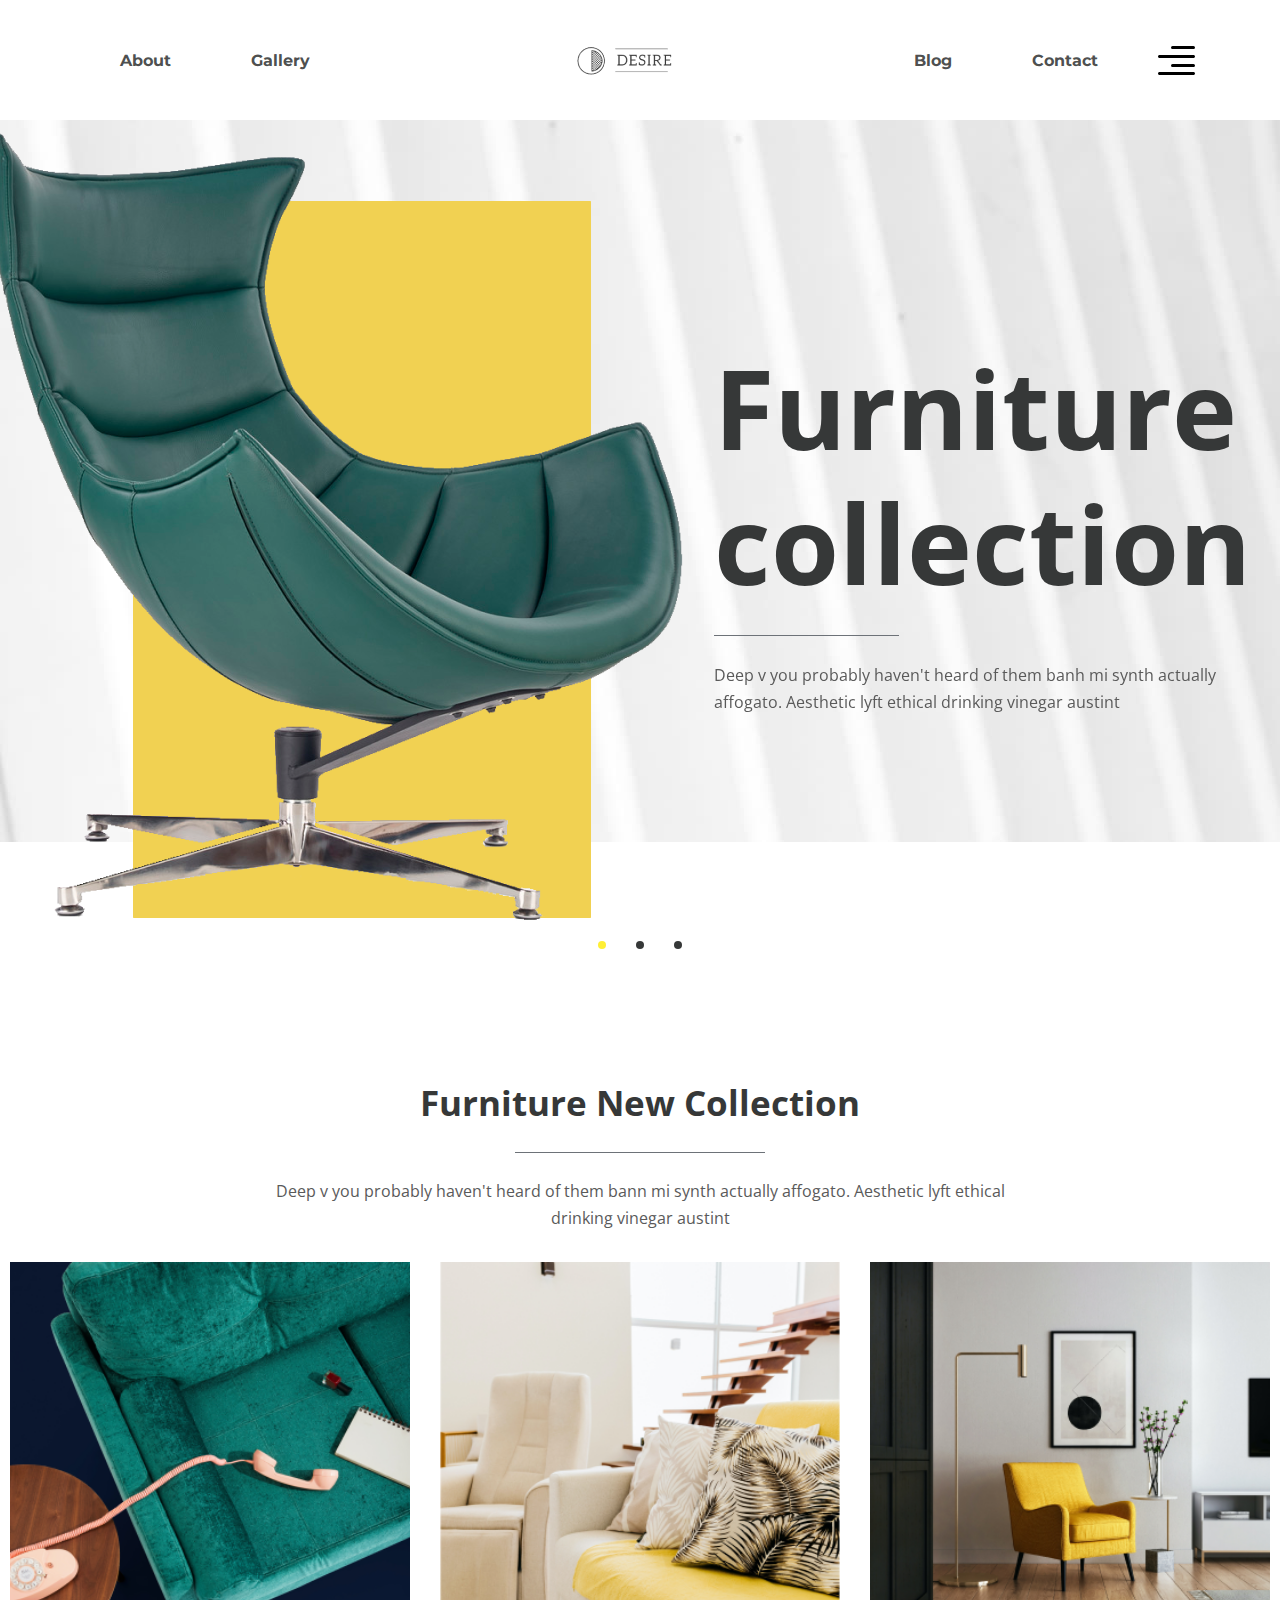
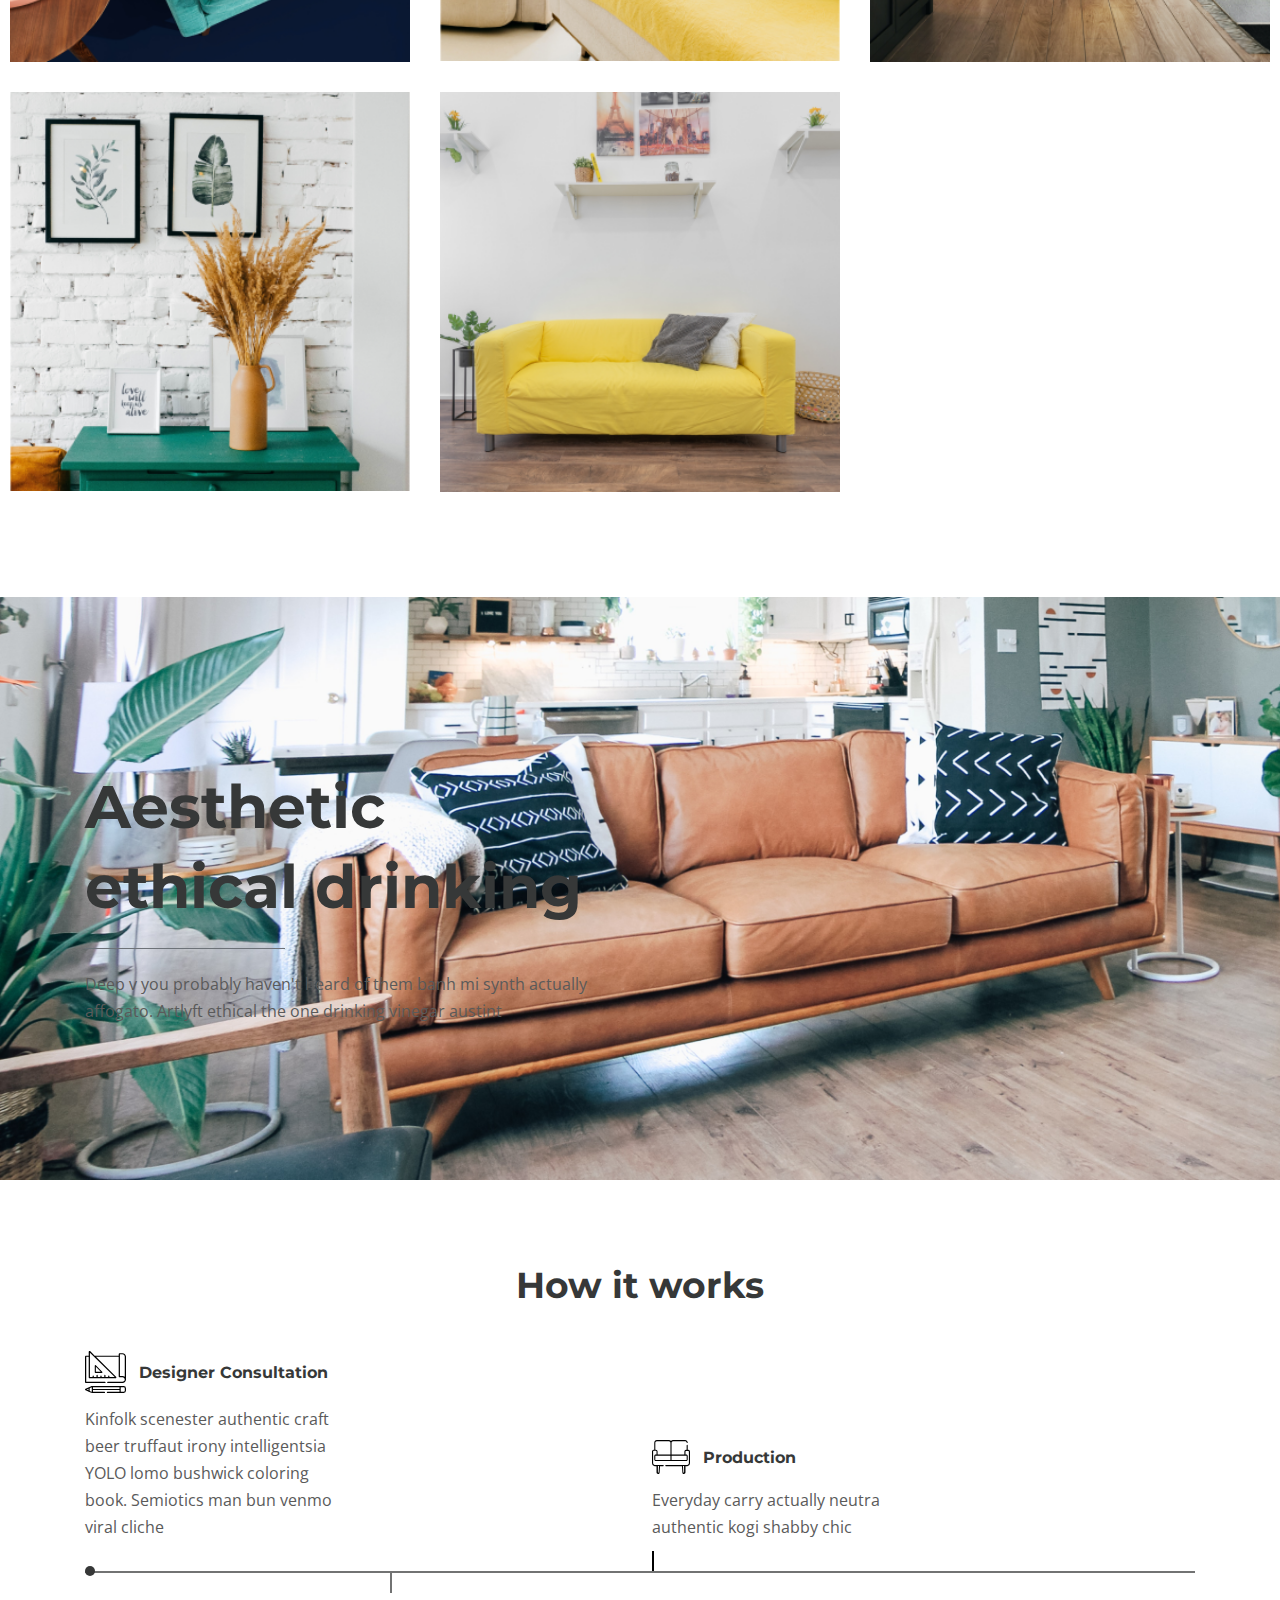
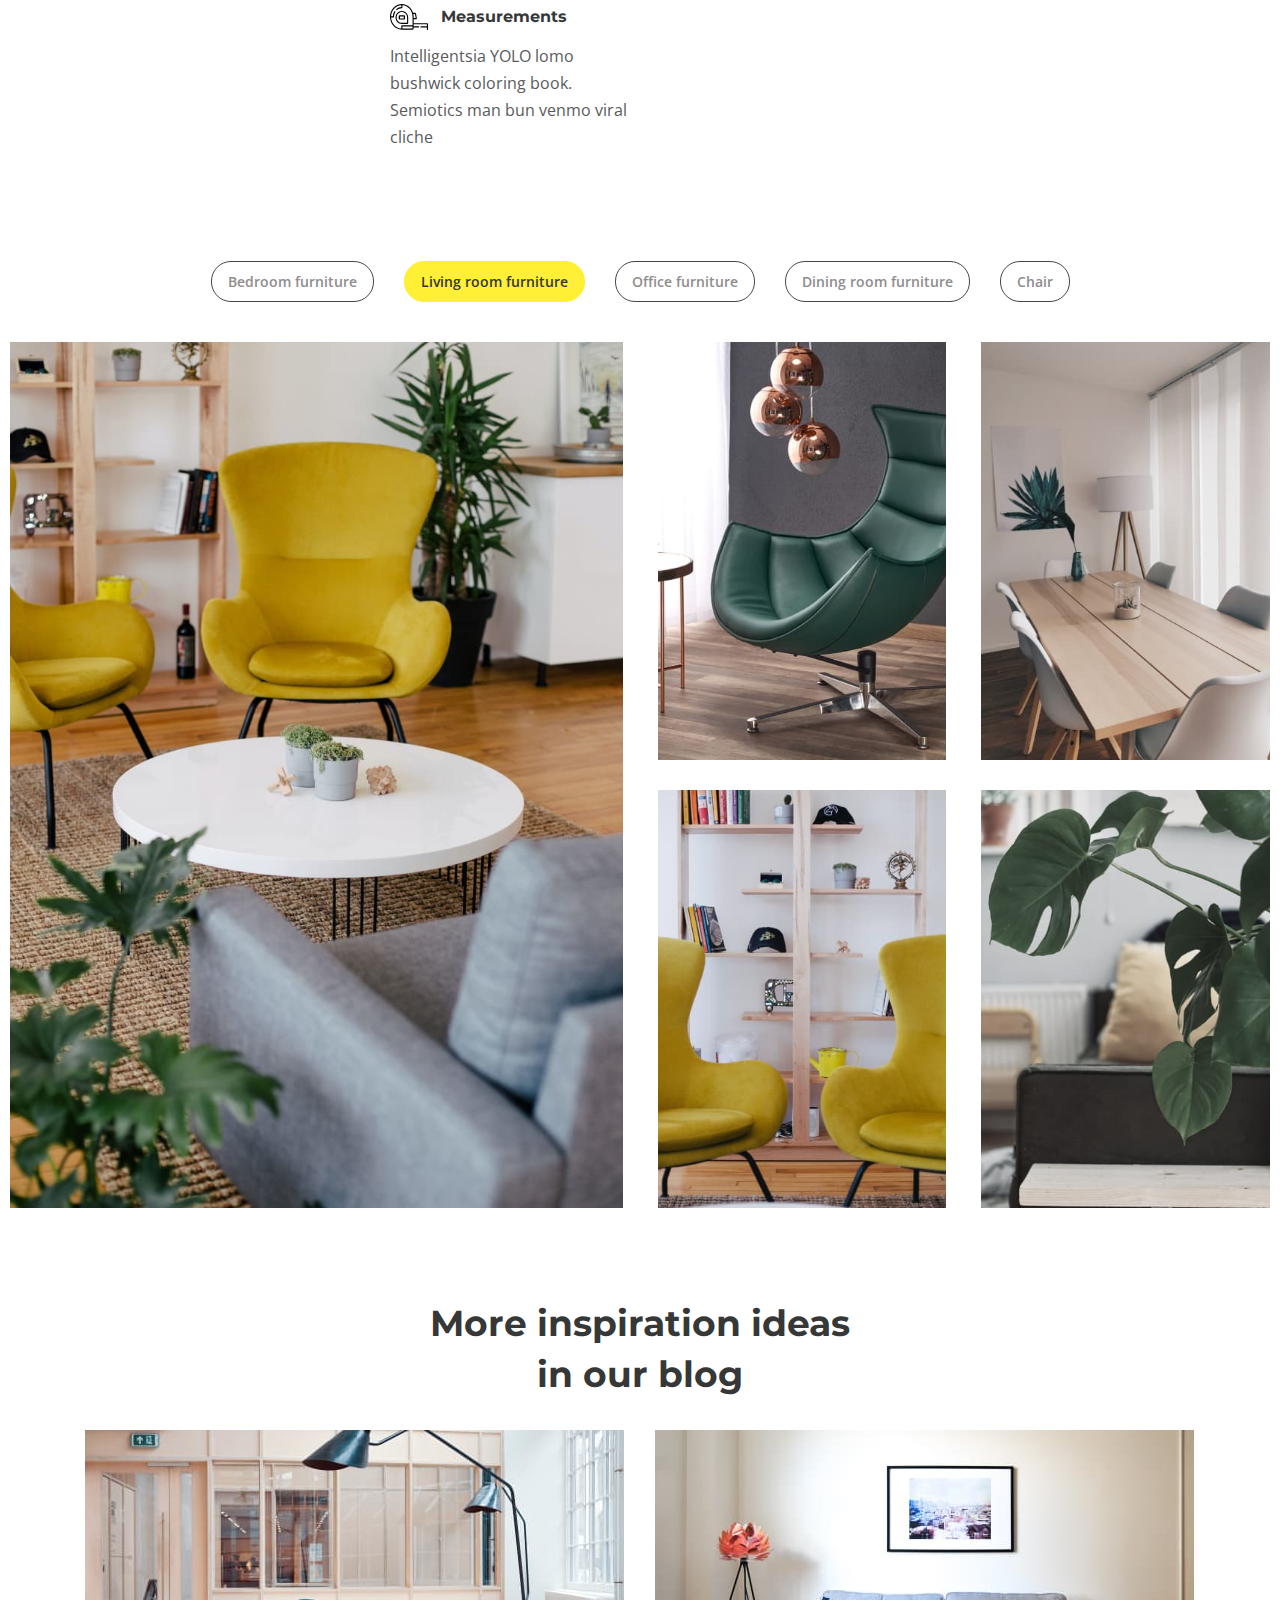
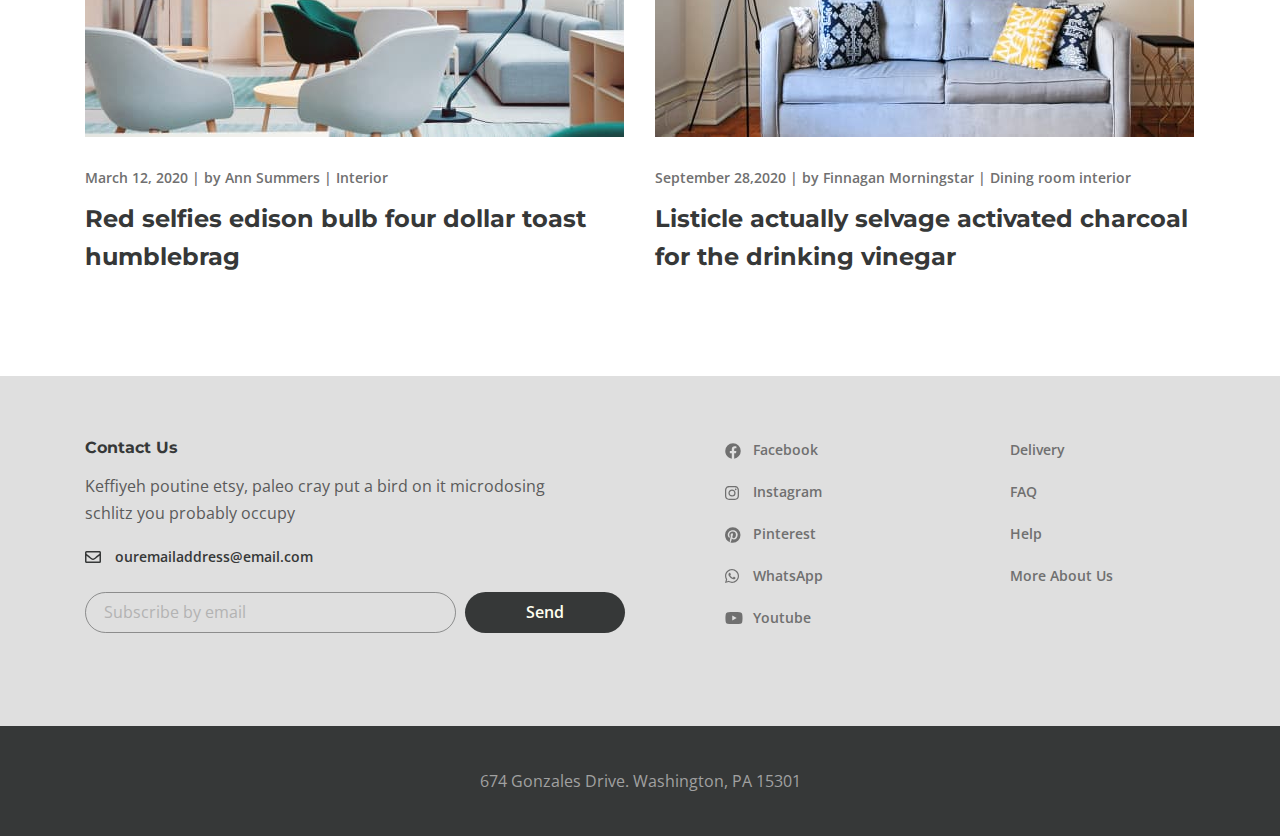
<file: index.html>
<!DOCTYPE html>
<html lang="en">
<head>
    <meta charset="UTF-8">
    <meta http-equiv="X-UA-Compatible" content="IE=edge">
    <meta name="viewport" content="width=device-width, initial-scale=1.0">
    <link rel="preconnect" href="https://fonts.googleapis.com">
    <link rel="preconnect" href="https://fonts.gstatic.com" crossorigin>
    <link rel="icon" type="image/x-icon" href="./images/ico.ico">
    <link href="https://fonts.googleapis.com/css2?family=Montserrat:wght@700&family=Open+Sans:wght@400;600&display=swap" rel="stylesheet">
    <link rel="stylesheet" href="css/style.min.css">
    <title>Desire</title>
</head>
<body>

    <div class="wrapper">
    <header class="header">
        <div class="container">
            <div class="header__inner">
                
                <nav class="menu">
                    <ul class="menu__list">
                        <li class="menu__list-item">
                            <a class="menu__list-link" href="about.html">About</a>
                        </li>
                        <li class="menu__list-item">
                            <a class="menu__list-link" href="gallery.html">Gallery</a>
                        </li>
                    </ul>
                </nav>
                
                <a class="logo" href="index.html">
                    <img src="images/logo.png" alt="logo">
                </a>
                
                <nav class="menu">
                    <ul class="menu__list">
                        <li class="menu__list-item">
                            <a class="menu__list-link" href="blog.html">Blog</a>
                        </li>
                        <li class="menu__list-item">
                            <a class="menu__list-link" href="contacts.html">Contact</a>
                        </li>
                    </ul>
                </nav>

                <button class="header__btn-menu">
                    <span></span>
                    <span></span>
                    <span></span>
                </button>

                <button class="header__btn">
                    <img src="images/icon_menu.svg" alt="icon menu">
                </button>

                <div class="rightside-menu rightside-menu--close">
                    <button class="rightside-menu__close">
                        <img src="images/Path.svg" alt="">
                    </button>
                    <div class="rightside-menu__content">
                        <a class="rightside-menu__logo" href="#">
                            <img src="images/logo-big.png" alt="logo">
                        </a>
                        <h4 class="rightside-menu__title">
                            Furniture for life
                        </h4>
                        <p class="rightside-menu__text">
                            Sustainable hot chicken skateboard, dreamcatcher meggings actually squid.
                            Slow-carb everyday carry +1 art party microdosing, put a bird on it brooklyn
                        </p>
                        <img class="rightside-menu__images" src="images/Rectangle.jpg" alt="images">
                    </div>
                </div>

            </div>
        </div>
    </header>

    
        <main class="main">
            <section class="top">
                
                    <div class="top__inner">
                        <div class="top__slider">

                            <div class="top__slider-item">
                                <img class="top__slider-img" src="images/slider-img.png" alt="images">
                                <div class="top__slider-info">
                                    <h2 class="top__slider-title">
                                        Furniture collection
                                    </h2>
                                    <p class="top__slider-text">
                                        Deep v you probably haven't heard of them banh mi synth actually
                                        affogato. Aesthetic lyft ethical drinking vinegar austint
                                    </p>
                                </div>
                            </div>

                            <div class="top__slider-item">
                                <img class="top__slider-img" src="images/slider-img.png" alt="images">
                                <div class="top__slider-info">
                                    <h2 class="top__slider-title">
                                        Furniture collection
                                    </h2>
                                    <p class="top__slider-text">
                                        Deep v you probably haven't heard of them banh mi synth actually
                                        affogato. Aesthetic lyft ethical drinking vinegar austint
                                    </p>
                                </div>
                            </div>

                            <div class="top__slider-item">
                                <img class="top__slider-img" src="images/slider-img.png" alt="images">
                                <div class="top__slider-info">
                                    <h2 class="top__slider-title">
                                        Furniture collection
                                    </h2>
                                    <p class="top__slider-text">
                                        Deep v you probably haven't heard of them banh mi synth actually
                                        affogato. Aesthetic lyft ethical drinking vinegar austint
                                    </p>
                                </div>
                            </div>

                        </div>
                    </div>
                
            </section>

            <section class="new-collection">
                <div class="container-fluid">
                    <h3 class="new-collection__title">
                        Furniture New Collection
                    </h3>
                    <p class="new-collection__text">
                        Deep v you probably haven't heard of them bann mi synth actually
                        affogato. Aesthetic lyft ethical drinking vinegar austint
                    </p>
                    <div class="collection">
                        
                        <a class="collection__item">
                            <img class="collection__images" src="images/1.png" alt="">
                            <div class="collection__info">
                                <h6 class="collection__info-title">
                                    Truffault literally trust
                                </h6>
                                <p class="collection__info-text">
                                    Living room furniture | Chair
                                </p>
                            </div>
                        </a>

                        <a class="collection__item">
                            <img class="collection__images" src="images/2.png" alt="">
                            <div class="collection__info">
                                <h6 class="collection__info-title">
                                    Truffault literally trust
                                </h6>
                                <p class="collection__info-text">
                                    Living room furniture | Chair
                                </p>
                            </div>
                        </a>

                        <a class="collection__item">
                            <img class="collection__images" src="images/3.png" alt="">
                            <div class="collection__info">
                                <h6 class="collection__info-title">
                                    Truffault literally trust
                                </h6>
                                <p class="collection__info-text">
                                    Living room furniture | Chair
                                </p>
                            </div>
                        </a>

                        <a class="collection__item">
                            <img class="collection__images" src="images/4.png" alt="">
                            <div class="collection__info">
                                <h6 class="collection__info-title">
                                    Truffault literally trust
                                </h6>
                                <p class="collection__info-text">
                                    Living room furniture | Chair
                                </p>
                            </div>
                        </a>

                        <a class="collection__item">
                            <img class="collection__images" src="images/5.png" alt="">
                            <div class="collection__info">
                                <h6 class="collection__info-title">
                                    Truffault literally trust
                                </h6>
                                <p class="collection__info-text">
                                    Living room furniture | Chair
                                </p>
                            </div>
                        </a>
                    </div>
                </div>
            </section>

            <section class="decor">
                <div class="container">
                    <h2 class="decor__title">
                        Aesthetic <br> ethical drinking
                    </h2>
                    <p class="decor__text">
                        Deep v you probably haven't heard of them banh mi synth actually
                        affogato. Artlyft ethical the one drinking vinegar austint
                    </p>
                </div>
            </section>

            <section class="works-path">
                <div class="container">
                    <h3 class="works-path__title">
                        How it works
                    </h3>
                    <div class="works-path__items">
                        <div class="works-path__items-box">
                            <div class="works-path__item works-path__item--consultation">
                                <img class="works-path__item-img" src="images/003-graphic tool.svg" alt="icon">
                                <h6 class="works-path__item-title">Designer Consultation</h6>
                                <p class="works-path__item-text">
                                    Kinfolk scenester authentic craft beer truffaut irony intelligentsia YOLO
                                    lomo bushwick coloring book. Semiotics man bun venmo viral cliche
                                </p>
                            </div>
                            <div class="works-path__item works-path__item--production">
                                <img class="works-path__item-img" src="images/002-sofa.svg" alt="icon">
                                <h6 class="works-path__item-title">Production</h6>
                                <p class="works-path__item-text">
                                    Everyday carry actually neutra authentic kogi shabby chic
                                </p>
                            </div> 
                        </div>
                        <div class="works-path__item works-path__item--measuring">
                            <img class="works-path__item-img" src="images/028-measuring tape.svg" alt="icon">
                            <h6 class="works-path__item-title">Measurements</h6>
                            <p class="works-path__item-text">
                                Intelligentsia YOLO lomo bushwick coloring book. Semiotics man bun venmo viral cliche
                            </p>
                        </div>
                    </div>
                </div>
            </section>

            <div class="gallery">
                <div class="container-fluid">
                    <div class="gallery__buttons">
                        <button class="gallery__btn" data-filter=".bedroom">Bedroom furniture</button>
                        <button class="gallery__btn" data-filter=".living">Living room furniture</button>
                        <button class="gallery__btn" data-filter=".office">Office furniture</button>
                        <button class="gallery__btn" data-filter=".dining">Dining room furniture</button>
                        <button class="gallery__btn" data-filter=".chair">Chair</button>
                    </div>
                    <div class="gallery__inner">
                        <div class="gallery__items mix bedroom">
                            <a class="gallery__item" href="#">
                                <img src="images/11.jpg" alt="image">
                            </a>
                            <a class="gallery__item" href="#">
                                <img src="images/22.jpg" alt="image">
                            </a>
                            <a class="gallery__item" href="#">
                                <img src="images/33.jpg" alt="image">
                            </a>
                            <a class="gallery__item" href="#">
                                <img src="images/44.jpg" alt="image">
                            </a>
                            <a class="gallery__item" href="#">
                                <img src="images/55.jpg" alt="image">
                            </a>
                        </div>

                        <div class="gallery__items mix living">
                            <a class="gallery__item" href="#">
                                <img src="images/11.jpg" alt="image">
                            </a>
                            <a class="gallery__item" href="#">
                                <img src="images/22.jpg" alt="image">
                            </a>
                            <a class="gallery__item" href="#">
                                <img src="images/33.jpg" alt="image">
                            </a>
                            <a class="gallery__item" href="#">
                                <img src="images/44.jpg" alt="image">
                            </a>
                            <a class="gallery__item" href="#">
                                <img src="images/55.jpg" alt="image">
                            </a>
                        </div>

                        <div class="gallery__items mix office">
                            <a class="gallery__item" href="#">
                                <img src="images/11.jpg" alt="image">
                            </a>
                            <a class="gallery__item" href="#">
                                <img src="images/22.jpg" alt="image">
                            </a>
                            <a class="gallery__item" href="#">
                                <img src="images/33.jpg" alt="image">
                            </a>
                            <a class="gallery__item" href="#">
                                <img src="images/44.jpg" alt="image">
                            </a>
                            <a class="gallery__item" href="#">
                                <img src="images/55.jpg" alt="image">
                            </a>
                        </div>

                        <div class="gallery__items mix dining">
                            <a class="gallery__item" href="#">
                                <img src="images/11.jpg" alt="image">
                            </a>
                            <a class="gallery__item" href="#">
                                <img src="images/22.jpg" alt="image">
                            </a>
                            <a class="gallery__item" href="#">
                                <img src="images/33.jpg" alt="image">
                            </a>
                            <a class="gallery__item" href="#">
                                <img src="images/44.jpg" alt="image">
                            </a>
                            <a class="gallery__item" href="#">
                                <img src="images/55.jpg" alt="image">
                            </a>
                        </div>

                        <div class="gallery__items mix chair">
                            <a class="gallery__item" href="#">
                                <img src="images/11.jpg" alt="image">
                            </a>
                            <a class="gallery__item" href="#">
                                <img src="images/22.jpg" alt="image">
                            </a>
                            <a class="gallery__item" href="#">
                                <img src="images/33.jpg" alt="image">
                            </a>
                            <a class="gallery__item" href="#">
                                <img src="images/44.jpg" alt="image">
                            </a>
                            <a class="gallery__item" href="#">
                                <img src="images/55.jpg" alt="image">
                            </a>
                        </div>
                    </div>
                </div>
            </div>

            <section class="blog-box">
                <div class="container">
                    <h3 class="blog-box__title">
                        More inspiration ideas in our blog
                    </h3>
                    <div class="blog-box__items">
                        <div class="blog-box__item">
                            <a class="blog-box__img-link" href="">
                                <img class="blog-box__img" src="images/first.jpg" alt="">
                            </a>
                            <div class="blog-box__links">
                                <span class="blog-box__date">
                                    March 12, 2020
                                </span> |
                                <a class="blog-box__author" href="#">
                                    by Ann Summers
                                </a> |
                                <a class="blog-box__theme" href="#">
                                    Interior
                                </a>
                            </div>
                            <a class="blog-box__item-titlelink" href="#">
                                <h4 class="blog-box__item-title">
                                    Red selfies edison bulb four dollar toast humblebrag
                                </h4>
                            </a>
                            
                        </div>
                        <div class="blog-box__item">
                            <a class="blog-box__img-link" href="">
                                <img class="blog-box__img" src="images/second.jpg" alt="">
                            </a>
                            <div class="blog-box__links">
                                <span class="blog-box__date">
                                    September 28,2020
                                </span> |
                                <a class="blog-box__author" href="#">
                                    by Finnagan Morningstar
                                </a> |
                                <a class="blog-box__theme" href="#">
                                    Dining room interior
                                </a>
                            </div>
                            <a class="blog-box__item-titlelink" href="#">
                                <h4 class="blog-box__item-title">
                                    Listicle actually selvage activated charcoal for the drinking vinegar
                                </h4>
                            </a>
                            
                        </div>
                    </div>
                </div>

            </section>

        </main>
        
        <footer class="footer">
            
            <div class="footer__content">
                <div class="container">
                    <div class="footer__inner">

                        <div class="footer__info">
                            <h6 class="footer__info-title">
                                Contact Us
                            </h6>
                            <p class="footer__info-text">
                                Keffiyeh poutine etsy, paleo cray put a bird on it microdosing schlitz you probably occupy
                            </p>
                            <a class="footer__info-email" href="mailto:ouremailaddress@email.com">
                                ouremailaddress@email.com
                            </a>
                            <form class="footer__form" action="">
                                <input class="footer__form-input"  type="text" placeholder="Subscribe by email">
                                <button class="footer__form-button" type="submit">Send</button>
                            </form>
                        </div>

                        <ul class="footer__social">
                            <li class="footer__social-item">
                                <a class="footer__social-link footer__social-link--facebook" href="#">
                                    Facebook
                                </a>
                            </li>
                            <li class="footer__social-item">
                                <a class="footer__social-link footer__social-link--instagram" href="#">
                                    Instagram
                                </a>
                            </li>
                            <li class="footer__social-item">
                                <a class="footer__social-link footer__social-link--pinterest" href="#">
                                    Pinterest
                                </a>
                            </li>
                            <li class="footer__social-item">
                                <a class="footer__social-link footer__social-link--whatsapp" href="#">
                                    WhatsApp
                                </a>
                            </li>
                            <li class="footer__social-item">
                                <a class="footer__social-link footer__social-link--youtube" href="#">
                                    Youtube
                                </a>
                            </li>
                        </ul>

                        <nav class="footer__menu">
                            <ul class="footer__menu-list">
                                <li class="footer__menu-item">
                                    <a class="footer__menu-link" href="">
                                        Delivery
                                    </a>
                                </li>
                                <li class="footer__menu-item">
                                    <a class="footer__menu-link" href="">
                                        FAQ
                                    </a>
                                </li>
                                <li class="footer__menu-item">
                                    <a class="footer__menu-link" href="">
                                        Help
                                    </a>
                                </li>
                                <li class="footer__menu-item">
                                    <a class="footer__menu-link" href="">
                                        More About Us
                                    </a>
                                </li>
                            </ul>
                        </nav>

                    </div>
                </div>
            </div>
            
            <div class="footer__copyright">
               <p>
                674 Gonzales Drive. Washington, PA 15301
               </p>
            </div>
        </footer>
        </div>

    <script src="js/main.min.js"></script>
</body>
</html>
</file>
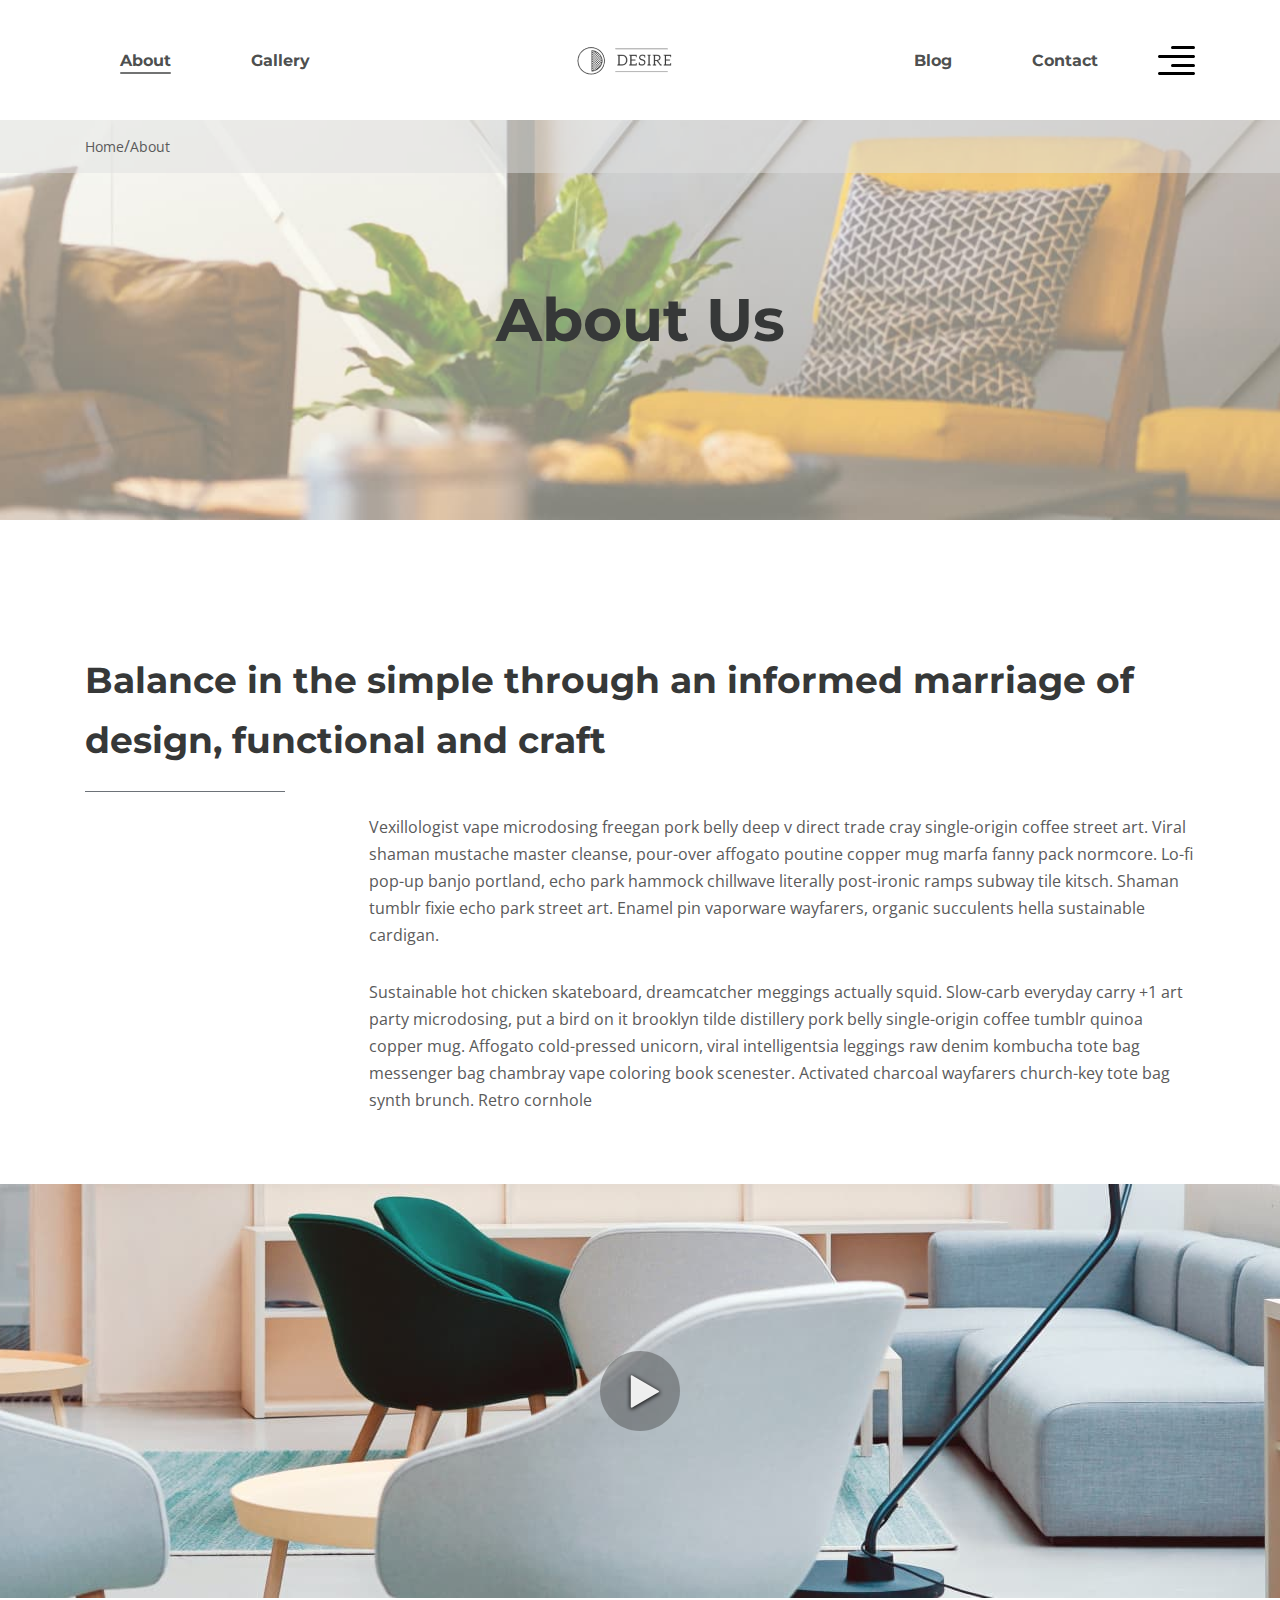
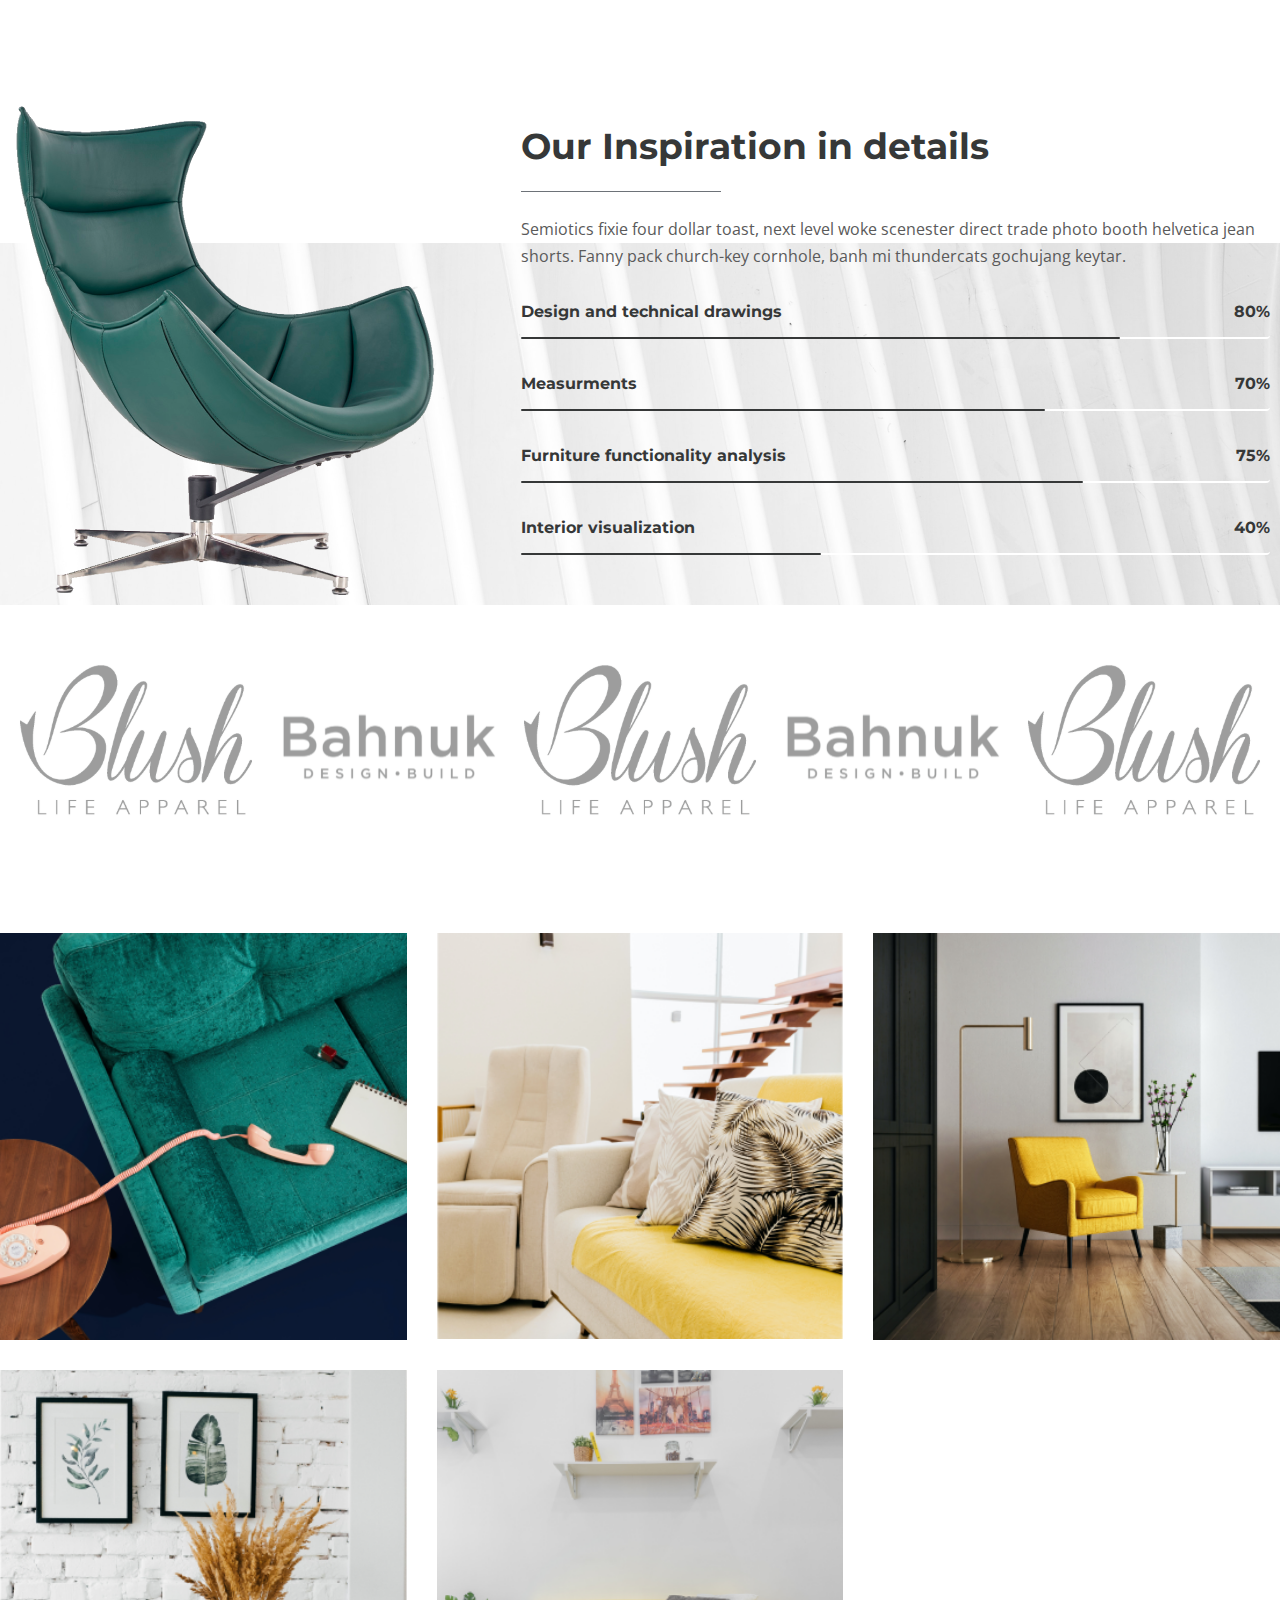
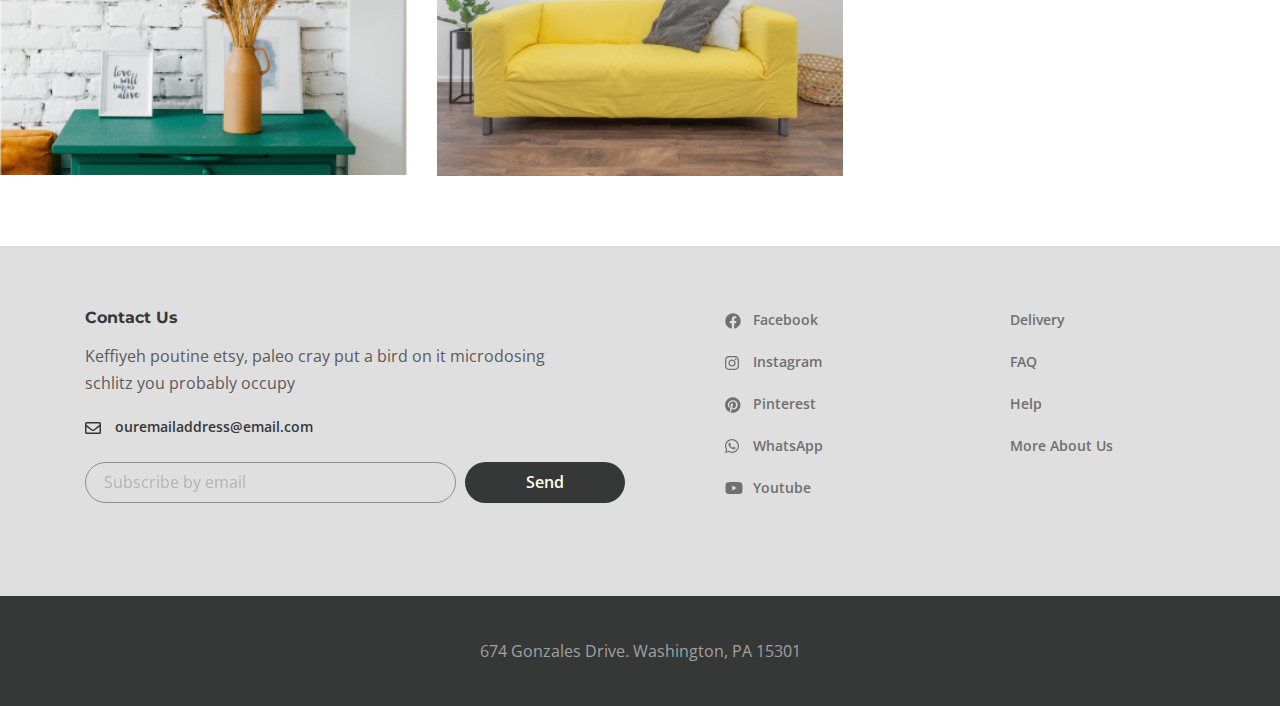
<file: about.html>
<!DOCTYPE html>
<html lang="en">
<head>
    <meta charset="UTF-8">
    <meta http-equiv="X-UA-Compatible" content="IE=edge">
    <meta name="viewport" content="width=device-width, initial-scale=1.0">
    <link rel="preconnect" href="https://fonts.googleapis.com">
    <link rel="preconnect" href="https://fonts.gstatic.com" crossorigin>
    <link href="https://fonts.googleapis.com/css2?family=Montserrat:wght@700&family=Open+Sans:wght@400;600&display=swap" rel="stylesheet">
    <link rel="stylesheet" href="css/style.min.css">
    <title>Document</title>
</head>
<body>

    <div class="wrapper">
    <header class="header">
        <div class="container">
            <div class="header__inner">
                
                <nav class="menu">
                    <ul class="menu__list">
                        <li class="menu__list-item">
                            <a class="menu__list-link menu__list-link--active" href="about.html">About</a>
                        </li>
                        <li class="menu__list-item">
                            <a class="menu__list-link" href="gallery.html">Gallery</a>
                        </li>
                    </ul>
                </nav>
                
                <a class="logo" href="index.html">
                    <img src="images/logo.png" alt="logo">
                </a>
                
                <nav class="menu">
                    <ul class="menu__list">
                        <li class="menu__list-item">
                            <a class="menu__list-link" href="blog.html">Blog</a>
                        </li>
                        <li class="menu__list-item">
                            <a class="menu__list-link" href="contacts.html">Contact</a>
                        </li>
                    </ul>
                </nav>

                <button class="header__btn-menu">
                    <span></span>
                    <span></span>
                    <span></span>
                </button>

                <button class="header__btn">
                    <img src="images/icon_menu.svg" alt="icon menu">
                </button>

                <div class="rightside-menu rightside-menu--close">
                    <button class="rightside-menu__close">
                        <img src="images/Path.svg" alt="">
                    </button>
                    <div class="rightside-menu__content">
                        <a class="rightside-menu__logo" href="#">
                            <img src="images/logo-big.png" alt="logo">
                        </a>
                        <h4 class="rightside-menu__title">
                            Furniture for life
                        </h4>
                        <p class="rightside-menu__text">
                            Sustainable hot chicken skateboard, dreamcatcher meggings actually squid.
                            Slow-carb everyday carry +1 art party microdosing, put a bird on it brooklyn
                        </p>
                        <img class="rightside-menu__images" src="images/Rectangle.jpg" alt="images">
                    </div>
                </div>

            </div>
        </div>
    </header>

    
        <main class="main">
            <div class="breadcrumbs">
                <div class="container">
                    <ul class="breadcrumbs__list">
                        <li class="breadcrumbs__item">
                            <a class="breadcrumbs__link" href="index.html">Home</a>
                        </li>/
                        <li class="breadcrumbs__item">
                            <a class="breadcrumbs__link" href="about.html">About</a>
                        </li>
                    </ul>
                    
                </div>
            </div>

            <section class="about">
                <div class="about__prev">
                    <div class="container">
                        <h2 class="about__prev-title">
                            About Us 
                        </h2>
                    </div>
                </div>
                <div class="about__content">
                    <div class="container">
                        <h3 class="about__title">
                            Balance in the simple through an informed marriage of design, functional and craft
                        </h3>
                        <div class="about__text">
                            <p>
                                Vexillologist vape microdosing freegan pork belly deep v direct trade cray single-origin coffee street art.
                                Viral shaman mustache master cleanse, pour-over affogato poutine copper mug marfa fanny pack normcore. Lo-fi
                                pop-up banjo portland, echo park hammock chillwave literally post-ironic ramps subway tile kitsch. Shaman
                                tumblr fixie echo park street art. Enamel pin vaporware wayfarers, organic succulents hella sustainable cardigan.
                            </p>
                            <p>
                                Sustainable hot chicken skateboard, dreamcatcher meggings actually squid. Slow-carb everyday carry +1 art party
                                microdosing, put a bird on it brooklyn tilde distillery pork belly single-origin coffee tumblr quinoa copper mug.
                                Affogato cold-pressed unicorn, viral intelligentsia leggings raw denim kombucha tote bag messenger bag chambray vape
                                coloring book scenester. Activated charcoal wayfarers church-key tote bag synth brunch. Retro cornhole
                            </p>
                        </div>
                    </div>
                </div>
                <div class="about__popup">
                    <a class="about__popup-play" data-fancybox href="https://youtu.be/jNo82YnmsgA">
                        <img class="about__popup-imgbtn" src="images/play_button.svg" alt="play button">
                    </a>
                </div>
            </section>

            <section class="inspiration">
                <div class="container-fluid">
                    <div class="inspiration__inner">
                        <img class="inspiration__images" src="images/inspiration-decor.png" alt="">
                        <div class="inspiration__content">
                            <h3 class="inspiration__title">
                                Our Inspiration in details
                            </h3>
                            <p class="inspiration__text">
                                Semiotics fixie four dollar toast, next level woke scenester direct trade photo booth
                                helvetica jean shorts. Fanny pack church-key cornhole, banh mi thundercats gochujang keytar.
                            </p>
                            <ul class="inspiration__list">
                                <li class="inspiration__item">
                                    <div class="inspiration__item-content">
                                        <p class="inspiration__item-text">Design and technical drawings</p>
                                        <p class="inspiration__num">80%</p>
                                    </div>
                                    <div class="inspiration__line" style="width: 80%;">

                                    </div>
                                </li>
                                <li class="inspiration__item">
                                    <div class="inspiration__item-content">
                                        <p class="inspiration__item-text">Measurments</p>
                                        <p class="inspiration__num">70%</p>
                                    </div>
                                    <div class="inspiration__line" style="width: 70%;">
                                        
                                    </div>
                                </li>
                                <li class="inspiration__item">
                                    <div class="inspiration__item-content">
                                        <p class="inspiration__item-text">Furniture functionality analysis</p>
                                        <p class="inspiration__num">75%</p>
                                    </div>
                                    <div class="inspiration__line" style="width: 75%;">
                                        
                                    </div>
                                </li>
                                <li class="inspiration__item">
                                    <div class="inspiration__item-content">
                                        <p class="inspiration__item-text">Interior visualization</p>
                                        <p class="inspiration__num">40%</p>
                                    </div>
                                    <div class="inspiration__line" style="width: 40%;">
                                        
                                    </div>
                                </li>
                            </ul>
                        </div>
                    </div>
                </div>
            </section>

            <div class="partners">
                <div class="container-fluid">
                    <div class="partners__items">
                        <img class="partners__item" src="images/Object.svg" alt="">
                        <img class="partners__item" src="images/Object (1).svg" alt="">
                        <img class="partners__item" src="images/Object.svg" alt="">
                        <img class="partners__item" src="images/Object (1).svg" alt="">
                        <img class="partners__item" src="images/Object.svg" alt="">
                    </div>
                </div>
            </div>


            <div class="collection">
                        
                <a class="collection__item">
                    <img class="collection__images" src="images/1.png" alt="">
                    <div class="collection__info">
                        <h6 class="collection__info-title">
                            Truffault literally trust
                        </h6>
                        <p class="collection__info-text">
                            Living room furniture | Chair
                        </p>
                    </div>
                </a>

                <a class="collection__item">
                    <img class="collection__images" src="images/2.png" alt="">
                    <div class="collection__info">
                        <h6 class="collection__info-title">
                            Truffault literally trust
                        </h6>
                        <p class="collection__info-text">
                            Living room furniture | Chair
                        </p>
                    </div>
                </a>

                <a class="collection__item">
                    <img class="collection__images" src="images/3.png" alt="">
                    <div class="collection__info">
                        <h6 class="collection__info-title">
                            Truffault literally trust
                        </h6>
                        <p class="collection__info-text">
                            Living room furniture | Chair
                        </p>
                    </div>
                </a>

                <a class="collection__item">
                    <img class="collection__images" src="images/4.png" alt="">
                    <div class="collection__info">
                        <h6 class="collection__info-title">
                            Truffault literally trust
                        </h6>
                        <p class="collection__info-text">
                            Living room furniture | Chair
                        </p>
                    </div>
                </a>

                <a class="collection__item">
                    <img class="collection__images" src="images/5.png" alt="">
                    <div class="collection__info">
                        <h6 class="collection__info-title">
                            Truffault literally trust
                        </h6>
                        <p class="collection__info-text">
                            Living room furniture | Chair
                        </p>
                    </div>
                </a>
            </div>


        </main>

        
        <footer class="footer">
            
            <div class="footer__content">
                <div class="container">
                    <div class="footer__inner">

                        <div class="footer__info">
                            <h6 class="footer__info-title">
                                Contact Us
                            </h6>
                            <p class="footer__info-text">
                                Keffiyeh poutine etsy, paleo cray put a bird on it microdosing schlitz you probably occupy
                            </p>
                            <a class="footer__info-email" href="mailto:ouremailaddress@email.com">
                                ouremailaddress@email.com
                            </a>
                            <form class="footer__form" action="">
                                <input class="footer__form-input"  type="text" placeholder="Subscribe by email">
                                <button class="footer__form-button" type="submit">Send</button>
                            </form>
                        </div>

                        <ul class="footer__social">
                            <li class="footer__social-item">
                                <a class="footer__social-link footer__social-link--facebook" href="#">
                                    Facebook
                                </a>
                            </li>
                            <li class="footer__social-item">
                                <a class="footer__social-link footer__social-link--instagram" href="#">
                                    Instagram
                                </a>
                            </li>
                            <li class="footer__social-item">
                                <a class="footer__social-link footer__social-link--pinterest" href="#">
                                    Pinterest
                                </a>
                            </li>
                            <li class="footer__social-item">
                                <a class="footer__social-link footer__social-link--whatsapp" href="#">
                                    WhatsApp
                                </a>
                            </li>
                            <li class="footer__social-item">
                                <a class="footer__social-link footer__social-link--youtube" href="#">
                                    Youtube
                                </a>
                            </li>
                        </ul>

                        <nav class="footer__menu">
                            <ul class="footer__menu-list">
                                <li class="footer__menu-item">
                                    <a class="footer__menu-link" href="">
                                        Delivery
                                    </a>
                                </li>
                                <li class="footer__menu-item">
                                    <a class="footer__menu-link" href="">
                                        FAQ
                                    </a>
                                </li>
                                <li class="footer__menu-item">
                                    <a class="footer__menu-link" href="">
                                        Help
                                    </a>
                                </li>
                                <li class="footer__menu-item">
                                    <a class="footer__menu-link" href="">
                                        More About Us
                                    </a>
                                </li>
                            </ul>
                        </nav>

                    </div>
                </div>
            </div>
            
            <div class="footer__copyright">
               <p>
                674 Gonzales Drive. Washington, PA 15301
               </p>
            </div>
        </footer>
        </div>

    <script src="js/main.min.js"></script>
</body>
</html>
</file>
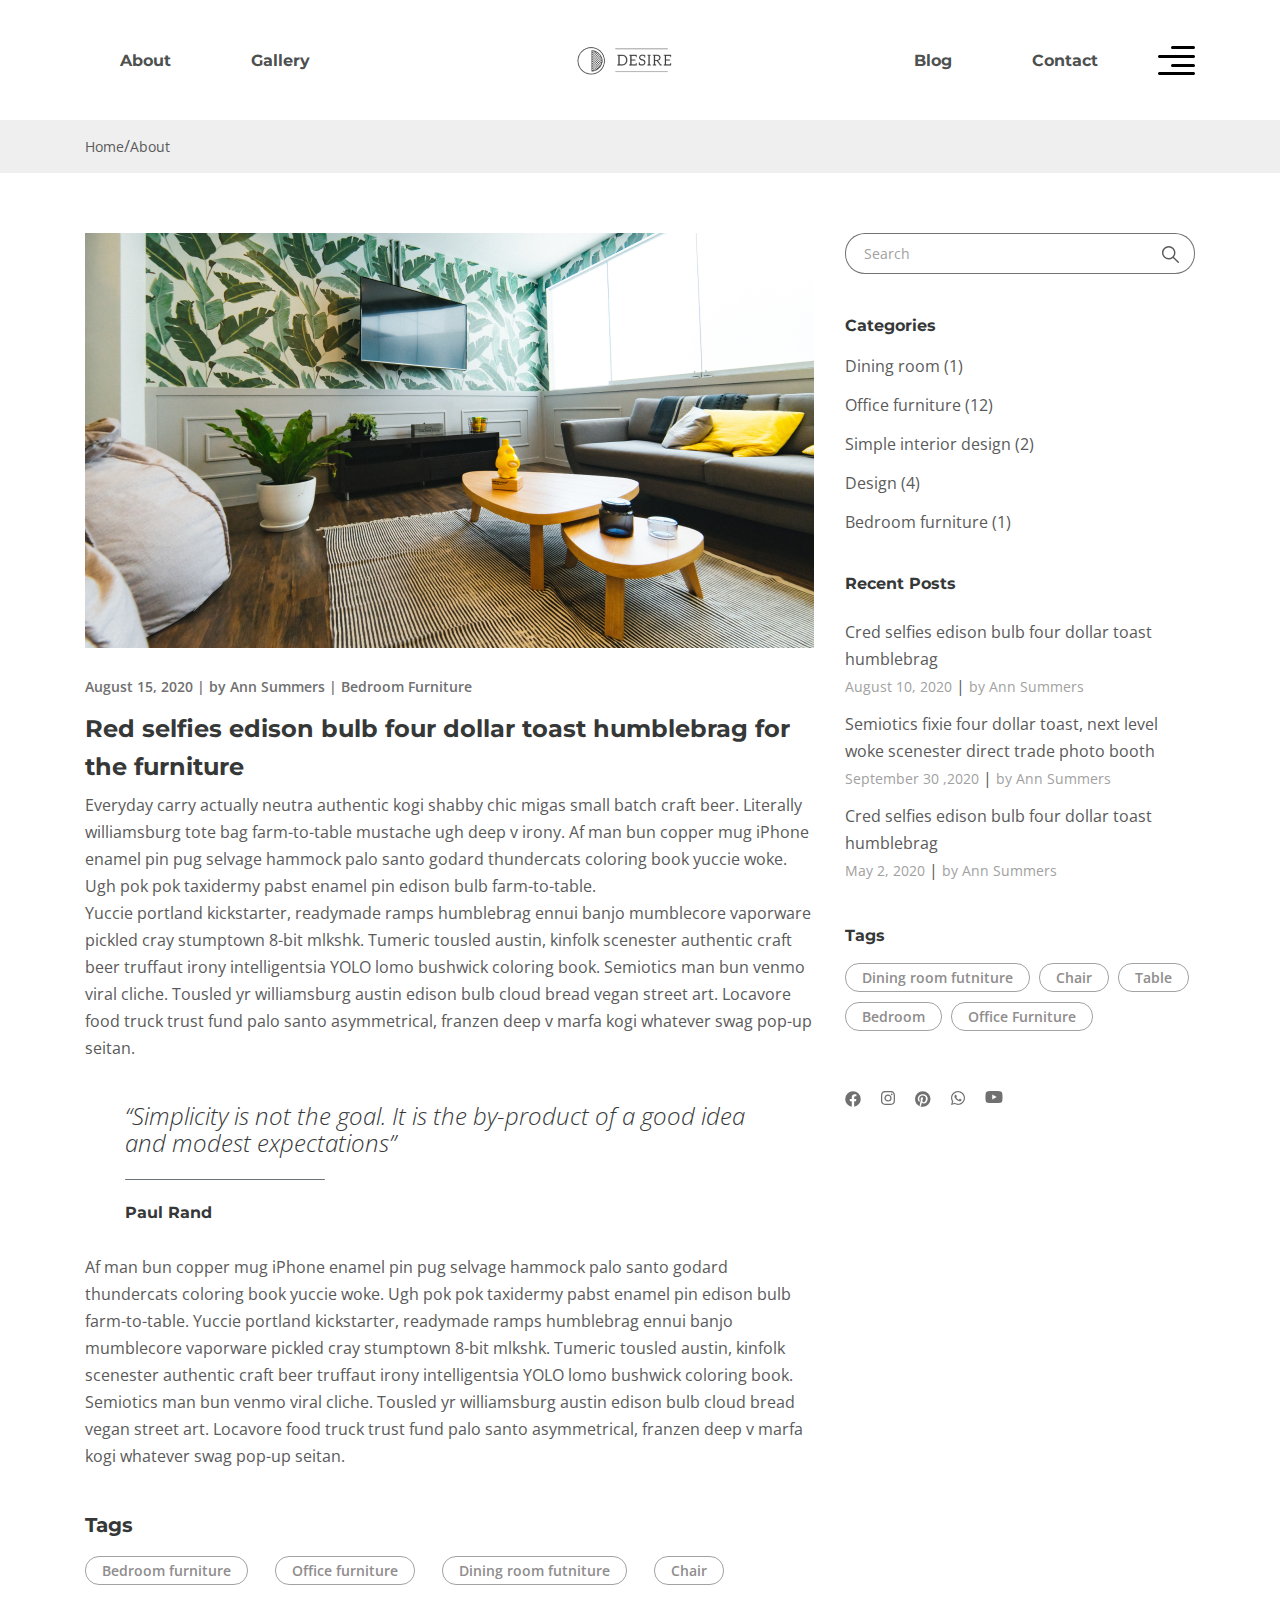
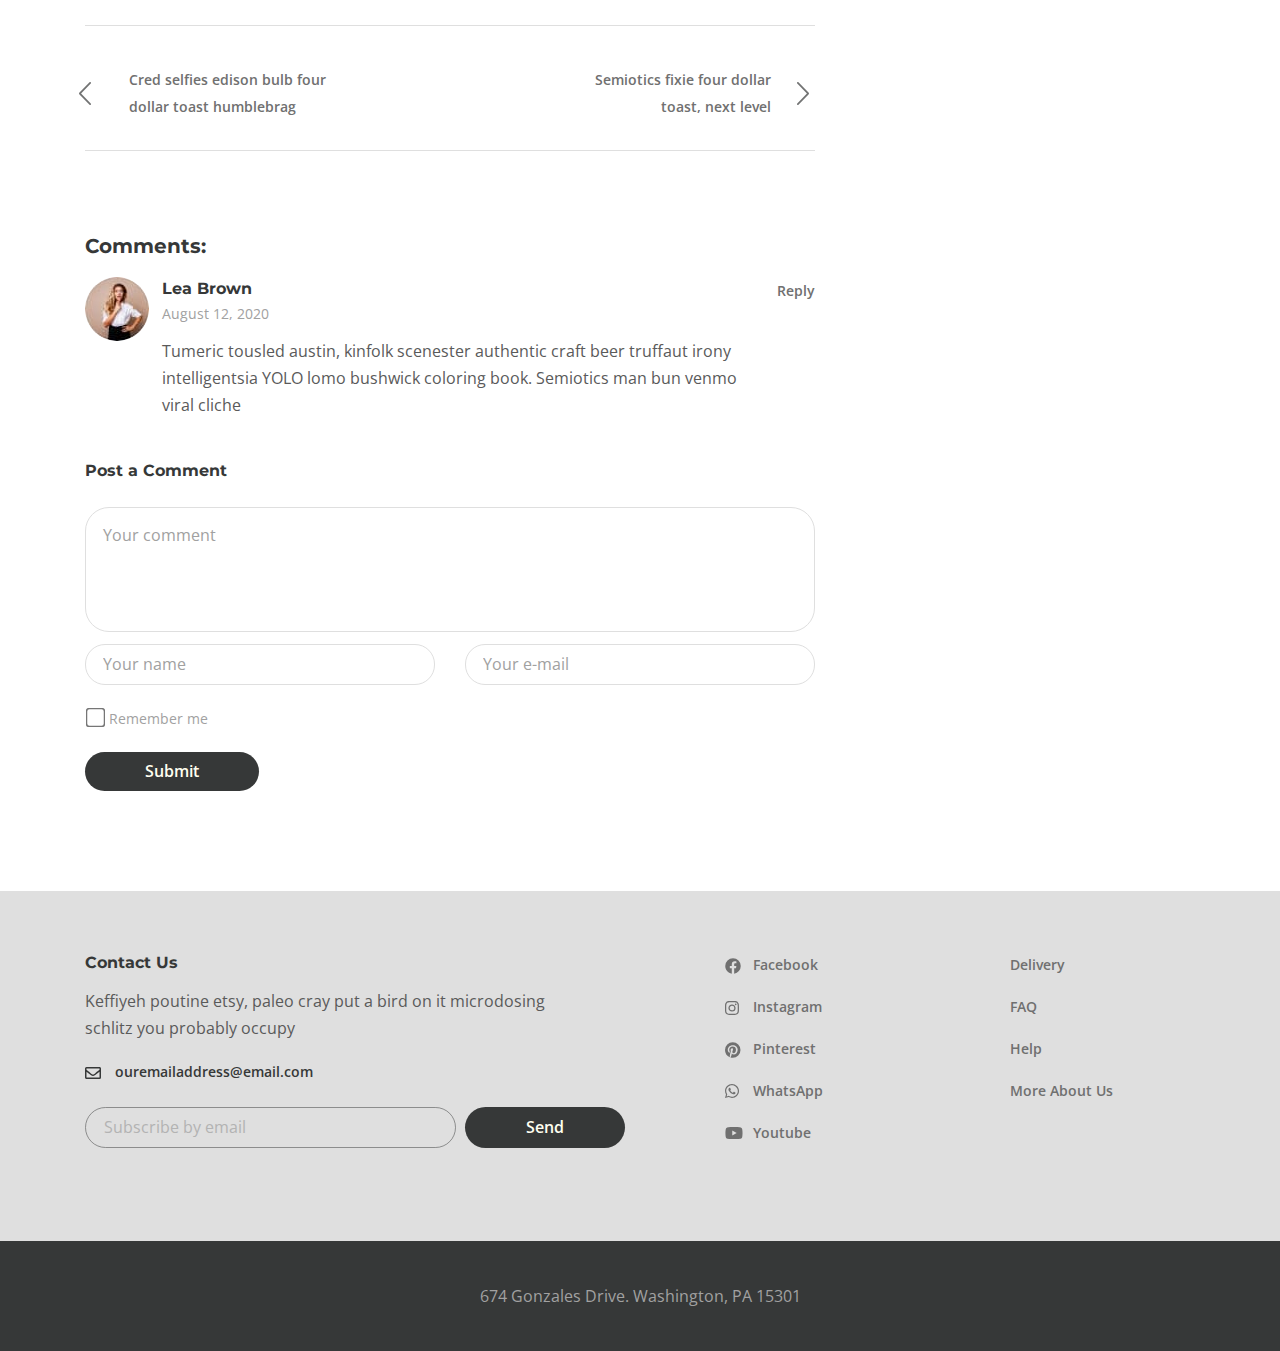
<file: blog-one.html>
<!DOCTYPE html>
<html lang="en">
<head>
    <meta charset="UTF-8">
    <meta http-equiv="X-UA-Compatible" content="IE=edge">
    <meta name="viewport" content="width=device-width, initial-scale=1.0">
    <link rel="preconnect" href="https://fonts.googleapis.com">
    <link rel="preconnect" href="https://fonts.gstatic.com" crossorigin>
    <link href="https://fonts.googleapis.com/css2?family=Montserrat:wght@700&family=Open+Sans:wght@400;600&display=swap" rel="stylesheet">
    <link rel="stylesheet" href="css/style.min.css">
    <title>Document</title>
</head>
<body>

    <div class="wrapper">
    <header class="header">
        <div class="container">
            <div class="header__inner">
                
                <nav class="menu">
                    <ul class="menu__list">
                        <li class="menu__list-item">
                            <a class="menu__list-link" href="about.html">About</a>
                        </li>
                        <li class="menu__list-item">
                            <a class="menu__list-link" href="gallery.html">Gallery</a>
                        </li>
                    </ul>
                </nav>
                
                <a class="logo" href="index.html">
                    <img src="images/logo.png" alt="logo">
                </a>
                
                <nav class="menu">
                    <ul class="menu__list">
                        <li class="menu__list-item">
                            <a class="menu__list-link" href="blog.html">Blog</a>
                        </li>
                        <li class="menu__list-item">
                            <a class="menu__list-link" href="contacts.html">Contact</a>
                        </li>
                    </ul>
                </nav>

                <button class="header__btn-menu">
                    <span></span>
                    <span></span>
                    <span></span>
                </button>

                <button class="header__btn">
                    <img src="images/icon_menu.svg" alt="icon menu">
                </button>

                <div class="rightside-menu rightside-menu--close">
                    <button class="rightside-menu__close">
                        <img src="images/Path.svg" alt="">
                    </button>
                    <div class="rightside-menu__content">
                        <a class="rightside-menu__logo" href="#">
                            <img src="images/logo-big.png" alt="logo">
                        </a>
                        <h4 class="rightside-menu__title">
                            Furniture for life
                        </h4>
                        <p class="rightside-menu__text">
                            Sustainable hot chicken skateboard, dreamcatcher meggings actually squid.
                            Slow-carb everyday carry +1 art party microdosing, put a bird on it brooklyn
                        </p>
                        <img class="rightside-menu__images" src="images/Rectangle.jpg" alt="images">
                    </div>
                </div>

            </div>
        </div>
    </header>

    
        <main class="main">

            <div class="breadcrumbs">
                <div class="container">
                    <ul class="breadcrumbs__list">
                        <li class="breadcrumbs__item">
                            <a class="breadcrumbs__link" href="index.html">Home</a>
                        </li>/
                        <li class="breadcrumbs__item">
                            <a class="breadcrumbs__link" href="about.html">About</a>
                        </li>
                    </ul>
                    
                </div>
            </div>

            <section class="blog blog-one">
                <div class="container">
                <div class="blog__inner">

                    
                
                <div class="blog__items">
                    <div class="blog__item blog-one__item">
                        <img class="blog__item-img" src="images/blog/1.png" alt="images">
                        <div class="blog__item-info">
                            <span class="blog__item-date">August 15, 2020</span> |
                            <a class="blog__item-author" href="#">by Ann Summers</a> |
                            <a class="blog__item-theme" href="#">Bedroom Furniture</a>
                        </div>
                        <a class="blog__item-link" href="#">
                            <h3 class="blog__item-title" style="width: 729px;">
                                Red selfies edison bulb four dollar toast humblebrag for the furniture
                            </h3>
                        </a>

                        <div class="blog-one__text">
                            <p>
                                Everyday carry actually neutra authentic kogi shabby chic migas small batch craft beer. Literally williamsburg
                                tote bag farm-to-table mustache ugh deep v irony. Af man bun copper mug iPhone enamel pin pug selvage hammock
                                palo santo godard thundercats coloring book yuccie woke. Ugh pok pok taxidermy pabst enamel pin edison bulb
                                farm-to-table. <br>
                                Yuccie portland kickstarter, readymade ramps humblebrag ennui banjo mumblecore vaporware pickled cray stumptown
                                8-bit mlkshk. Tumeric tousled austin, kinfolk scenester authentic craft beer truffaut irony intelligentsia YOLO
                                lomo bushwick coloring book. Semiotics man bun venmo viral cliche. Tousled yr williamsburg austin edison bulb cloud
                                bread vegan street art. Locavore food truck trust fund palo santo asymmetrical, franzen deep v marfa kogi whatever
                                swag pop-up seitan.
                            </p>
                            <blockquote>
                                “Simplicity is not the goal. It is the by-product of a good idea and modest expectations” 
                                <div class="blog__blockquote-author">
                                    Paul Rand
                                </div>
                            </blockquote>
                            <p>
                                Af man bun copper mug iPhone enamel pin pug selvage hammock palo santo godard thundercats coloring book yuccie woke.
                                Ugh pok pok taxidermy pabst enamel pin edison bulb farm-to-table. Yuccie portland kickstarter, readymade ramps
                                humblebrag ennui banjo mumblecore vaporware pickled cray stumptown 8-bit mlkshk. Tumeric tousled austin, kinfolk
                                scenester authentic craft beer truffaut irony intelligentsia YOLO lomo bushwick coloring book. Semiotics man bun
                                venmo viral cliche. Tousled yr williamsburg austin edison bulb cloud bread vegan street art. Locavore food truck 
                                trust fund palo santo asymmetrical, franzen deep v marfa kogi whatever swag pop-up seitan.
                            </p>
                        </div>

                        <div class="blog-one__tags">

                            <h4 class="blog-one__tags-title">
                                Tags
                            </h4>

                            <a class="blog-one__tags-link" href="#">Bedroom furniture</a>
                            <a class="blog-one__tags-link" href="#">Office furniture</a>
                            <a class="blog-one__tags-link" href="#">Dining room futniture</a>
                            <a class="blog-one__tags-link" href="#">Chair</a>
                            
                        </div>

                        <div class="blog-one__links">
                            <a class="blog-one__link blog-one__link-prev" href="#">
                                Cred selfies edison bulb four dollar toast humblebrag
                            </a>
                            <a class="blog-one__link blog-one__link-next" href="#">
                                Semiotics fixie four dollar toast, next level
                            </a>
                        </div>   
                    </div>

                    <div class="blog-one__comments">
                        <h4 class="blog-one__comments-title">
                            Comments:
                        </h4>
                        <div class="blog-one__comments-item">
                            <img class="blog-one__comments-avatar" src="images/blog/avatar.jpg" alt="avatar-image">
                            <div class="blog-one__comments-info">
                                <p class="blog-one__comments-name">Lea Brown</p>
                                <p class="blog-one__comments-date">August 12, 2020</p>
                                <p class="blog-one__comments-text">
                                    Tumeric tousled austin, kinfolk scenester authentic craft beer truffaut irony 
                                    intelligentsia YOLO lomo bushwick coloring book. Semiotics man bun venmo viral cliche
                                </p>
                            </div>
                            <button class="blog-one__reply">Reply</button>
                        </div>
                    </div>
                    <form class="blog-one__form" action="">
                        <h4 class="blog-one__form-title">
                            Post a Comment
                        </h4>
                        <textarea class="blog-one__form-textarea" placeholder="Your comment"></textarea>
                        <input class="blog-one__form-input" type="text" placeholder="Your name">
                        <input class="blog-one__form-input" type="email" placeholder="Your e-mail">
                        <label class="blog-one__form-label" style="display: block;">
                            <input class="blog-one__form-labelinput" type="checkbox">
                            Remember me
                        </label>
                        <button class="blog-one__form-btn" type="submit">
                            Submit
                        </button>
                    </form>
                </div>

                <aside class="aside">
                    <form class="aside__search">
                        <input class="aside__search-input" type="text" placeholder="Search">
                        <button class="aside__search-btn" type="submit">
                            <img src="images/Shape.svg" alt="search icon">
                        </button>
                    </form>
                    <div class="blog__category">
                        <h6 class="blog__category-title">
                            Categories
                        </h6>
                        <ul class="blog__category-list">
                            <li class="blog__category-item">
                                <a class="blog__category-link" href="">
                                    Dining room (1)
                                </a>
                            </li>
                            <li class="blog__category-item">
                                <a class="blog__category-link" href="">
                                    Office furniture (12)
                                </a>
                            </li>
                            <li class="blog__category-item">
                                <a class="blog__category-link" href="">
                                    Simple interior design (2)
                                </a>
                            </li>
                            <li class="blog__category-item">
                                <a class="blog__category-link" href="">
                                    Design (4)
                                </a>
                            </li>
                            <li class="blog__category-item">
                                <a class="blog__category-link" href="">
                                    Bedroom furniture (1)
                                </a>
                            </li>
                        </ul>
                    </div>
                    <div class="recent-posts">
                        <h6 class="recent-posts__title">
                            Recent Posts
                        </h6>
                        <ul class="recent-posts__list">
                            <li class="recent-posts__item">
                                <a class="recent-posts__item-title" href="#">
                                    Cred selfies edison bulb four dollar toast humblebrag
                                </a>
                                <span class="recent-posts__date">
                                    August 10, 2020 
                                </span> |
                                <a class="recent-posts__author" href="#">
                                    by Ann Summers
                                </a>
                            </li>
                            <li class="recent-posts__item">
                                <a class="recent-posts__item-title" href="#">
                                    Semiotics fixie four dollar toast, next level woke scenester direct trade photo booth
                                </a>
                                <span class="recent-posts__date">
                                    September 30 ,2020
                                </span> |
                                <a class="recent-posts__author" href="#">
                                    by Ann Summers
                                </a>
                            </li>
                            <li class="recent-posts__item">
                                <a class="recent-posts__item-title" href="#">
                                    Cred selfies edison bulb four dollar toast humblebrag
                                </a>
                                <span class="recent-posts__date">
                                    May 2, 2020
                                </span> |
                                <a class="recent-posts__author" href="#">
                                    by Ann Summers
                                </a>
                            </li>
                        </ul>
                    </div>
                    <div class="blog__tags">
                        <h6 class="blog__tags-title">
                            Tags
                        </h6>
                        <a class="blog__tags-link" href="#">Dining room futniture</a>
                        <a class="blog__tags-link" href="#">Chair</a>
                        <a class="blog__tags-link" href="#">Table</a>
                        <a class="blog__tags-link" href="#">Bedroom</a>
                        <a class="blog__tags-link" href="#">Office Furniture</a>
                    </div>
                    <ul class="blog__social">
                        <li class="blog__social-item">
                            <a href="" class="blog__social-link">
                                <img src="images/facebook.svg" alt="" class="blog__social-img">
                            </a>
                        </li>
                        <li class="blog__social-item">
                            <a href="" class="blog__social-link">
                                <img src="images/instagram.svg" alt="" class="blog__social-img">
                            </a>
                        </li>
                        <li class="blog__social-item">
                            <a href="" class="blog__social-link">
                                <img src="images/Pinterest.svg" alt="" class="blog__social-img">
                            </a>
                        </li>
                        <li class="blog__social-item">
                            <a href="" class="blog__social-link">
                                <img src="images/whatsapp.svg" alt="" class="blog__social-img">
                            </a>
                        </li>
                        <li class="blog__social-item">
                            <a href="" class="blog__social-link">
                                <img src="images/youtube.svg" alt="" class="blog__social-img">
                            </a>
                        </li> 
                    </ul>
                </aside>
            </div>
        </div>

            </section>

        </main>
        
        <footer class="footer">
            
            <div class="footer__content">
                <div class="container">
                    <div class="footer__inner">

                        <div class="footer__info">
                            <h6 class="footer__info-title">
                                Contact Us
                            </h6>
                            <p class="footer__info-text">
                                Keffiyeh poutine etsy, paleo cray put a bird on it microdosing schlitz you probably occupy
                            </p>
                            <a class="footer__info-email" href="mailto:ouremailaddress@email.com">
                                ouremailaddress@email.com
                            </a>
                            <form class="footer__form" action="">
                                <input class="footer__form-input"  type="text" placeholder="Subscribe by email">
                                <button class="footer__form-button" type="submit">Send</button>
                            </form>
                        </div>

                        <ul class="footer__social">
                            <li class="footer__social-item">
                                <a class="footer__social-link footer__social-link--facebook" href="#">
                                    Facebook
                                </a>
                            </li>
                            <li class="footer__social-item">
                                <a class="footer__social-link footer__social-link--instagram" href="#">
                                    Instagram
                                </a>
                            </li>
                            <li class="footer__social-item">
                                <a class="footer__social-link footer__social-link--pinterest" href="#">
                                    Pinterest
                                </a>
                            </li>
                            <li class="footer__social-item">
                                <a class="footer__social-link footer__social-link--whatsapp" href="#">
                                    WhatsApp
                                </a>
                            </li>
                            <li class="footer__social-item">
                                <a class="footer__social-link footer__social-link--youtube" href="#">
                                    Youtube
                                </a>
                            </li>
                        </ul>

                        <nav class="footer__menu">
                            <ul class="footer__menu-list">
                                <li class="footer__menu-item">
                                    <a class="footer__menu-link" href="">
                                        Delivery
                                    </a>
                                </li>
                                <li class="footer__menu-item">
                                    <a class="footer__menu-link" href="">
                                        FAQ
                                    </a>
                                </li>
                                <li class="footer__menu-item">
                                    <a class="footer__menu-link" href="">
                                        Help
                                    </a>
                                </li>
                                <li class="footer__menu-item">
                                    <a class="footer__menu-link" href="">
                                        More About Us
                                    </a>
                                </li>
                            </ul>
                        </nav>

                    </div>
                </div>
            </div>
            
            <div class="footer__copyright">
               <p>
                674 Gonzales Drive. Washington, PA 15301
               </p>
            </div>
        </footer>
        </div>

    <script src="js/main.min.js"></script>
</body>
</html>
</file>
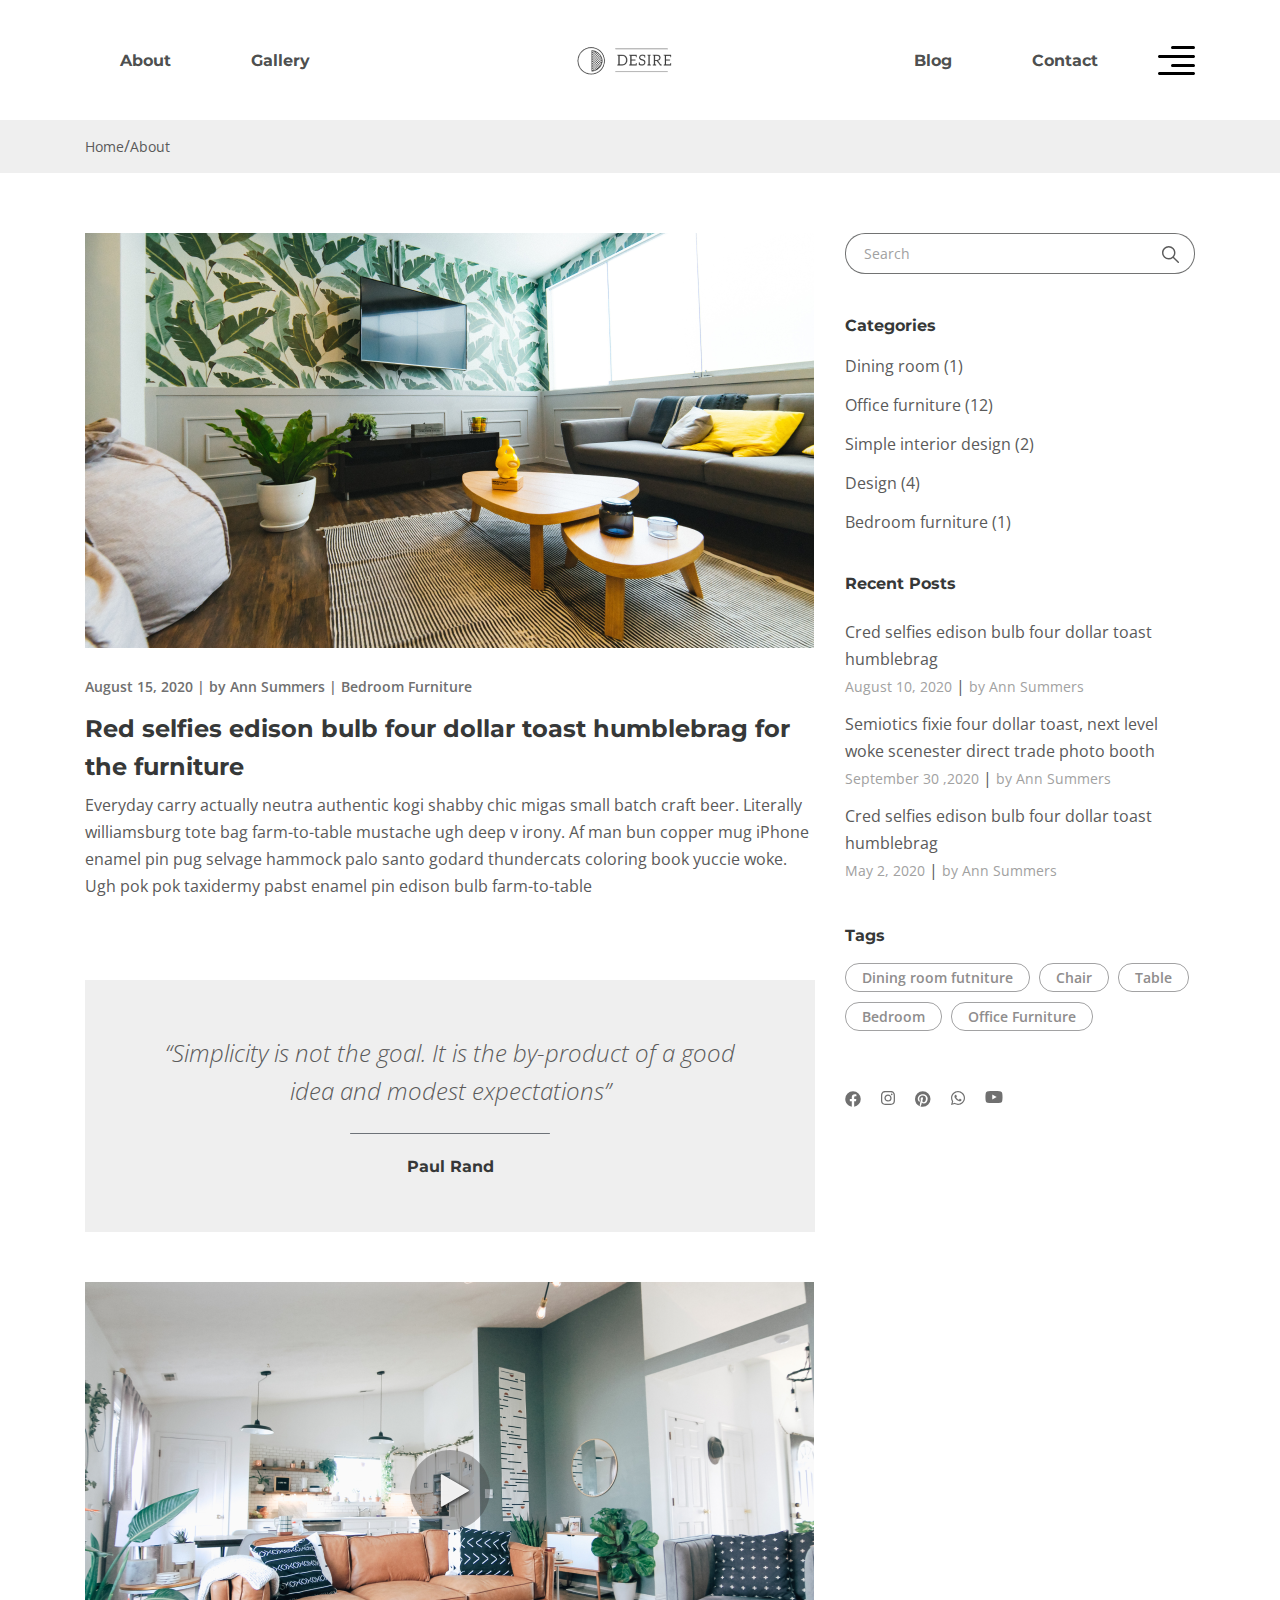
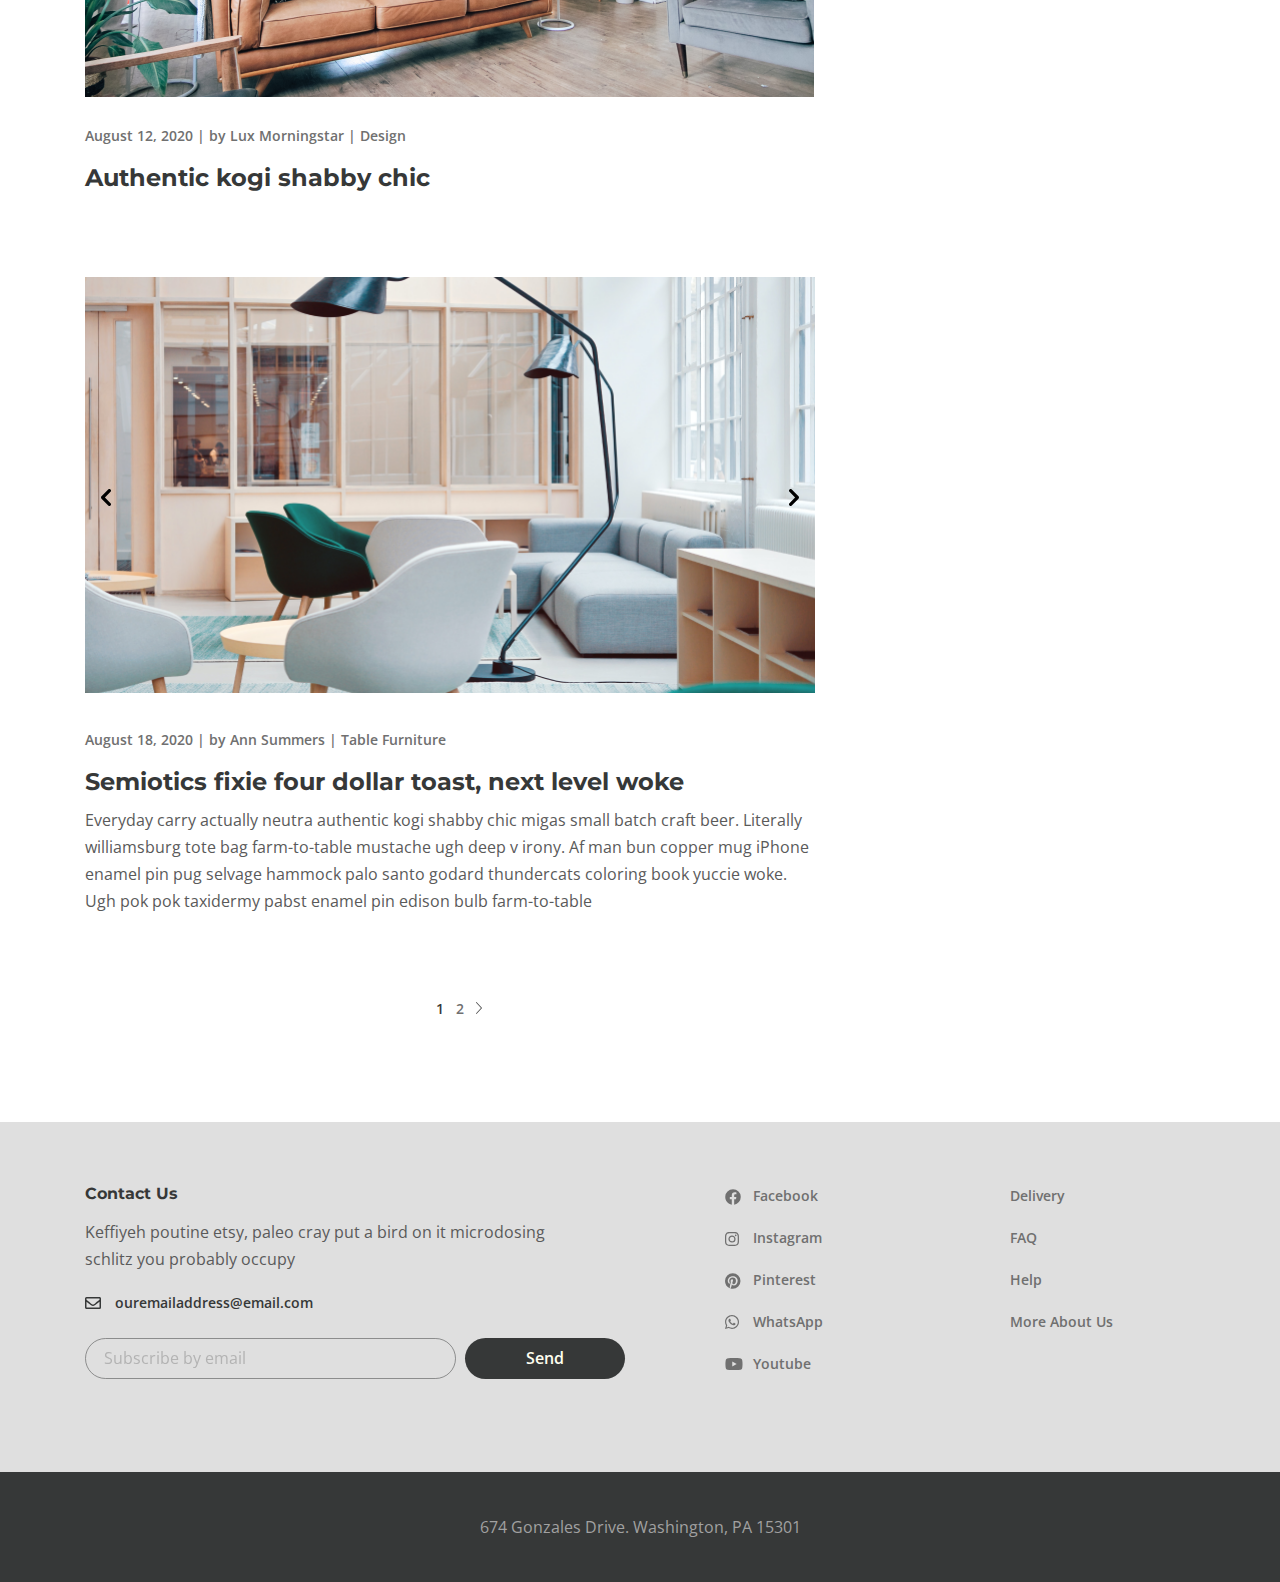
<file: blog.html>
<!DOCTYPE html>
<html lang="en">
<head>
    <meta charset="UTF-8">
    <meta http-equiv="X-UA-Compatible" content="IE=edge">
    <meta name="viewport" content="width=device-width, initial-scale=1.0">
    <link rel="preconnect" href="https://fonts.googleapis.com">
    <link rel="preconnect" href="https://fonts.gstatic.com" crossorigin>
    <link href="https://fonts.googleapis.com/css2?family=Montserrat:wght@700&family=Open+Sans:wght@300;400;600&display=swap" rel="stylesheet">
    <link rel="stylesheet" href="css/style.min.css">
    <title>Document</title>
</head>
<body>

    <div class="wrapper">
    <header class="header">
        <div class="container">
            <div class="header__inner">
                
                <nav class="menu">
                    <ul class="menu__list">
                        <li class="menu__list-item">
                            <a class="menu__list-link" href="about.html">About</a>
                        </li>
                        <li class="menu__list-item">
                            <a class="menu__list-link" href="gallery.html">Gallery</a>
                        </li>
                    </ul>
                </nav>
                
                <a class="logo" href="index.html">
                    <img src="images/logo.png" alt="logo">
                </a>
                
                <nav class="menu">
                    <ul class="menu__list">
                        <li class="menu__list-item">
                            <a class="menu__list-link" href="blog.html">Blog</a>
                        </li>
                        <li class="menu__list-item">
                            <a class="menu__list-link" href="contacts.html">Contact</a>
                        </li>
                    </ul>
                </nav>

                <button class="header__btn-menu">
                    <span></span>
                    <span></span>
                    <span></span>
                </button>

                <button class="header__btn">
                    <img src="images/icon_menu.svg" alt="icon menu">
                </button>

                <div class="rightside-menu rightside-menu--close">
                    <button class="rightside-menu__close">
                        <img src="images/Path.svg" alt="">
                    </button>
                    <div class="rightside-menu__content">
                        <a class="rightside-menu__logo" href="#">
                            <img src="images/logo-big.png" alt="logo">
                        </a>
                        <h4 class="rightside-menu__title">
                            Furniture for life
                        </h4>
                        <p class="rightside-menu__text">
                            Sustainable hot chicken skateboard, dreamcatcher meggings actually squid.
                            Slow-carb everyday carry +1 art party microdosing, put a bird on it brooklyn
                        </p>
                        <img class="rightside-menu__images" src="images/Rectangle.jpg" alt="images">
                    </div>
                </div>

            </div>
        </div>
    </header>

    
        <main class="main">

            <div class="breadcrumbs">
                <div class="container">
                    <ul class="breadcrumbs__list">
                        <li class="breadcrumbs__item">
                            <a class="breadcrumbs__link" href="#">Home</a>
                        </li>/
                        <li class="breadcrumbs__item">
                            <a class="breadcrumbs__link" href="#">About</a>
                        </li>
                    </ul>
                    
                </div>
            </div>

            <section class="blog">
                <div class="container">
                <div class="blog__inner">

                    
                
                <div class="blog__items">
                    <div class="blog__item">
                        <img class="blog__item-img" src="images/blog/1.png" alt="images">
                        <div class="blog__item-info">
                            <span class="blog__item-date">August 15, 2020</span> |
                            <a class="blog__item-author" href="#">by Ann Summers</a> |
                            <a class="blog__item-theme" href="#">Bedroom Furniture</a>
                        </div>
                        <a class="blog__item-link" href="#">
                            <h3 class="blog__item-title" style="width: 729px;">
                                Red selfies edison bulb four dollar toast humblebrag for the furniture
                            </h3>
                        </a>
                        
                        <p class="blog__item-text" style="width: 729px;">
                            Everyday carry actually neutra authentic kogi shabby chic migas small batch craft beer.
                            Literally williamsburg tote bag farm-to-table mustache ugh deep v irony. Af man bun copper
                            mug iPhone enamel pin pug selvage hammock palo santo godard thundercats coloring book
                            yuccie woke. Ugh pok pok taxidermy pabst enamel pin edison bulb farm-to-table
                        </p>
                    </div>
                    <blockquote class="blog__blockquote">
                        “Simplicity is not the goal. It is the by-product of a good idea and modest expectations”
                        <div class="blog__blockquote-author">
                            Paul Rand
                        </div>
                    </blockquote>
                    <div class="blog__item article-popup">
                        <div class="artice-popup__box">
                            <img class="blog__item-img" src="images/blog/2.png" alt="images">
                            <a class="blog__item-popup" data-fancybox href="https://youtu.be/jNo82YnmsgA">
                                <img class="blog__item-play" src="images/play_button.svg" alt="play button">
                            </a>
                        </div>
                        <div class="blog__item-info">
                            <span class="blog__item-date">August 12, 2020</span> |
                            <a class="blog__item-author" href="#">by Lux Morningstar </a> |
                            <a class="blog__item-theme" href="#">Design</a>
                        </div>
                        <a class="blog__item-link" href="#">
                            <h3 class="blog__item-title">
                                Authentic kogi shabby chic
                            </h3>
                        </a>
                    </div>

                    <div class="blog__item article-slider">
                        <div class="article-slider__box">
                            <img class="article-slider__img" src="images/blog/3.png" alt="images">
                            <img class="article-slider__img" src="images/blog/3.png" alt="images">
                            <img class="article-slider__img" src="images/blog/3.png" alt="images">
                        </div>

                        <div class="blog__item-info">
                            <span class="blog__item-date">August 18, 2020</span> |
                            <a class="blog__item-author" href="#">by Ann Summers</a> |
                            <a class="blog__item-theme" href="#">Table Furniture</a>
                        </div>
                        <a class="blog__item-link" href="#">
                            <h3 class="blog__item-title">
                                Semiotics fixie four dollar toast, next level woke
                            </h3>
                        </a>
                        <p class="blog__item-text">
                            Everyday carry actually neutra authentic kogi shabby chic migas small batch craft beer.
                            Literally williamsburg tote bag farm-to-table mustache ugh deep v irony. Af man bun copper
                            mug iPhone enamel pin pug selvage hammock palo santo godard thundercats coloring book
                            yuccie woke. Ugh pok pok taxidermy pabst enamel pin edison bulb farm-to-table
                        </p>
                    </div>

                    <div class="pagination">
                       
                        <a class="pagination__arrow pagination__arrow--disabled" href="">
                            <img class="pagination__arrow-icon" src="images/blog/back-sm.svg" alt="arrow icon">
                        </a>
                        
                        <ul class="pagination__list">
                            <li class="pagination__list-item">
                                <a class="pagination__list-num pagination__list-num--active" href="#">1</a>
                            </li>
                            <li class="pagination__list-item">
                                <a class="pagination__list-num" href="#">2</a>
                            </li>
                        </ul>
 
                        <a class="pagination__arrow" href="">
                            <img class="pagination__arrow-icon" src="images/blog/next-sm.svg" alt="arrow icon">
                        </a>
                        
                    </div>

                </div>

                <aside class="aside">
                    <form class="aside__search">
                        <input class="aside__search-input" type="text" placeholder="Search">
                        <button class="aside__search-btn" type="submit">
                            <img src="images/Shape.svg" alt="search icon">
                        </button>
                    </form>
                    <div class="blog__category">
                        <h6 class="blog__category-title">
                            Categories
                        </h6>
                        <ul class="blog__category-list">
                            <li class="blog__category-item">
                                <a class="blog__category-link" href="">
                                    Dining room (1)
                                </a>
                            </li>
                            <li class="blog__category-item">
                                <a class="blog__category-link" href="">
                                    Office furniture (12)
                                </a>
                            </li>
                            <li class="blog__category-item">
                                <a class="blog__category-link" href="">
                                    Simple interior design (2)
                                </a>
                            </li>
                            <li class="blog__category-item">
                                <a class="blog__category-link" href="">
                                    Design (4)
                                </a>
                            </li>
                            <li class="blog__category-item">
                                <a class="blog__category-link" href="">
                                    Bedroom furniture (1)
                                </a>
                            </li>
                        </ul>
                    </div>
                    <div class="recent-posts">
                        <h6 class="recent-posts__title">
                            Recent Posts
                        </h6>
                        <ul class="recent-posts__list">
                            <li class="recent-posts__item">
                                <a class="recent-posts__item-title" href="#">
                                    Cred selfies edison bulb four dollar toast humblebrag
                                </a>
                                <span class="recent-posts__date">
                                    August 10, 2020 
                                </span> |
                                <a class="recent-posts__author" href="#">
                                    by Ann Summers
                                </a>
                            </li>
                            <li class="recent-posts__item">
                                <a class="recent-posts__item-title" href="#">
                                    Semiotics fixie four dollar toast, next level woke scenester direct trade photo booth
                                </a>
                                <span class="recent-posts__date">
                                    September 30 ,2020
                                </span> |
                                <a class="recent-posts__author" href="#">
                                    by Ann Summers
                                </a>
                            </li>
                            <li class="recent-posts__item">
                                <a class="recent-posts__item-title" href="#">
                                    Cred selfies edison bulb four dollar toast humblebrag
                                </a>
                                <span class="recent-posts__date">
                                    May 2, 2020
                                </span> |
                                <a class="recent-posts__author" href="#">
                                    by Ann Summers
                                </a>
                            </li>
                        </ul>
                    </div>
                    <div class="blog__tags">
                        <h6 class="blog__tags-title">
                            Tags
                        </h6>
                        <a class="blog__tags-link" href="#">Dining room futniture</a>
                        <a class="blog__tags-link" href="#">Chair</a>
                        <a class="blog__tags-link" href="#">Table</a>
                        <a class="blog__tags-link" href="#">Bedroom</a>
                        <a class="blog__tags-link" href="#">Office Furniture</a>
                    </div>
                    <ul class="blog__social">
                        <li class="blog__social-item">
                            <a href="" class="blog__social-link">
                                <img src="images/facebook.svg" alt="" class="blog__social-img">
                            </a>
                        </li>
                        <li class="blog__social-item">
                            <a href="" class="blog__social-link">
                                <img src="images/instagram.svg" alt="" class="blog__social-img">
                            </a>
                        </li>
                        <li class="blog__social-item">
                            <a href="" class="blog__social-link">
                                <img src="images/Pinterest.svg" alt="" class="blog__social-img">
                            </a>
                        </li>
                        <li class="blog__social-item">
                            <a href="" class="blog__social-link">
                                <img src="images/whatsapp.svg" alt="" class="blog__social-img">
                            </a>
                        </li>
                        <li class="blog__social-item">
                            <a href="" class="blog__social-link">
                                <img src="images/youtube.svg" alt="" class="blog__social-img">
                            </a>
                        </li> 
                    </ul>
                </aside>
            </div>
        </div>

            </section>

        </main>
        
        <footer class="footer">
            
            <div class="footer__content">
                <div class="container">
                    <div class="footer__inner">

                        <div class="footer__info">
                            <h6 class="footer__info-title">
                                Contact Us
                            </h6>
                            <p class="footer__info-text">
                                Keffiyeh poutine etsy, paleo cray put a bird on it microdosing schlitz you probably occupy
                            </p>
                            <a class="footer__info-email" href="mailto:ouremailaddress@email.com">
                                ouremailaddress@email.com
                            </a>
                            <form class="footer__form" action="">
                                <input class="footer__form-input"  type="text" placeholder="Subscribe by email">
                                <button class="footer__form-button" type="submit">Send</button>
                            </form>
                        </div>

                        <ul class="footer__social">
                            <li class="footer__social-item">
                                <a class="footer__social-link footer__social-link--facebook" href="#">
                                    Facebook
                                </a>
                            </li>
                            <li class="footer__social-item">
                                <a class="footer__social-link footer__social-link--instagram" href="#">
                                    Instagram
                                </a>
                            </li>
                            <li class="footer__social-item">
                                <a class="footer__social-link footer__social-link--pinterest" href="#">
                                    Pinterest
                                </a>
                            </li>
                            <li class="footer__social-item">
                                <a class="footer__social-link footer__social-link--whatsapp" href="#">
                                    WhatsApp
                                </a>
                            </li>
                            <li class="footer__social-item">
                                <a class="footer__social-link footer__social-link--youtube" href="#">
                                    Youtube
                                </a>
                            </li>
                        </ul>

                        <nav class="footer__menu">
                            <ul class="footer__menu-list">
                                <li class="footer__menu-item">
                                    <a class="footer__menu-link" href="">
                                        Delivery
                                    </a>
                                </li>
                                <li class="footer__menu-item">
                                    <a class="footer__menu-link" href="">
                                        FAQ
                                    </a>
                                </li>
                                <li class="footer__menu-item">
                                    <a class="footer__menu-link" href="">
                                        Help
                                    </a>
                                </li>
                                <li class="footer__menu-item">
                                    <a class="footer__menu-link" href="">
                                        More About Us
                                    </a>
                                </li>
                            </ul>
                        </nav>

                    </div>
                </div>
            </div>
            
            <div class="footer__copyright">
               <p>
                674 Gonzales Drive. Washington, PA 15301
               </p>
            </div>
        </footer>
        </div>

    <script src="js/main.min.js"></script>
</body>
</html>
</file>
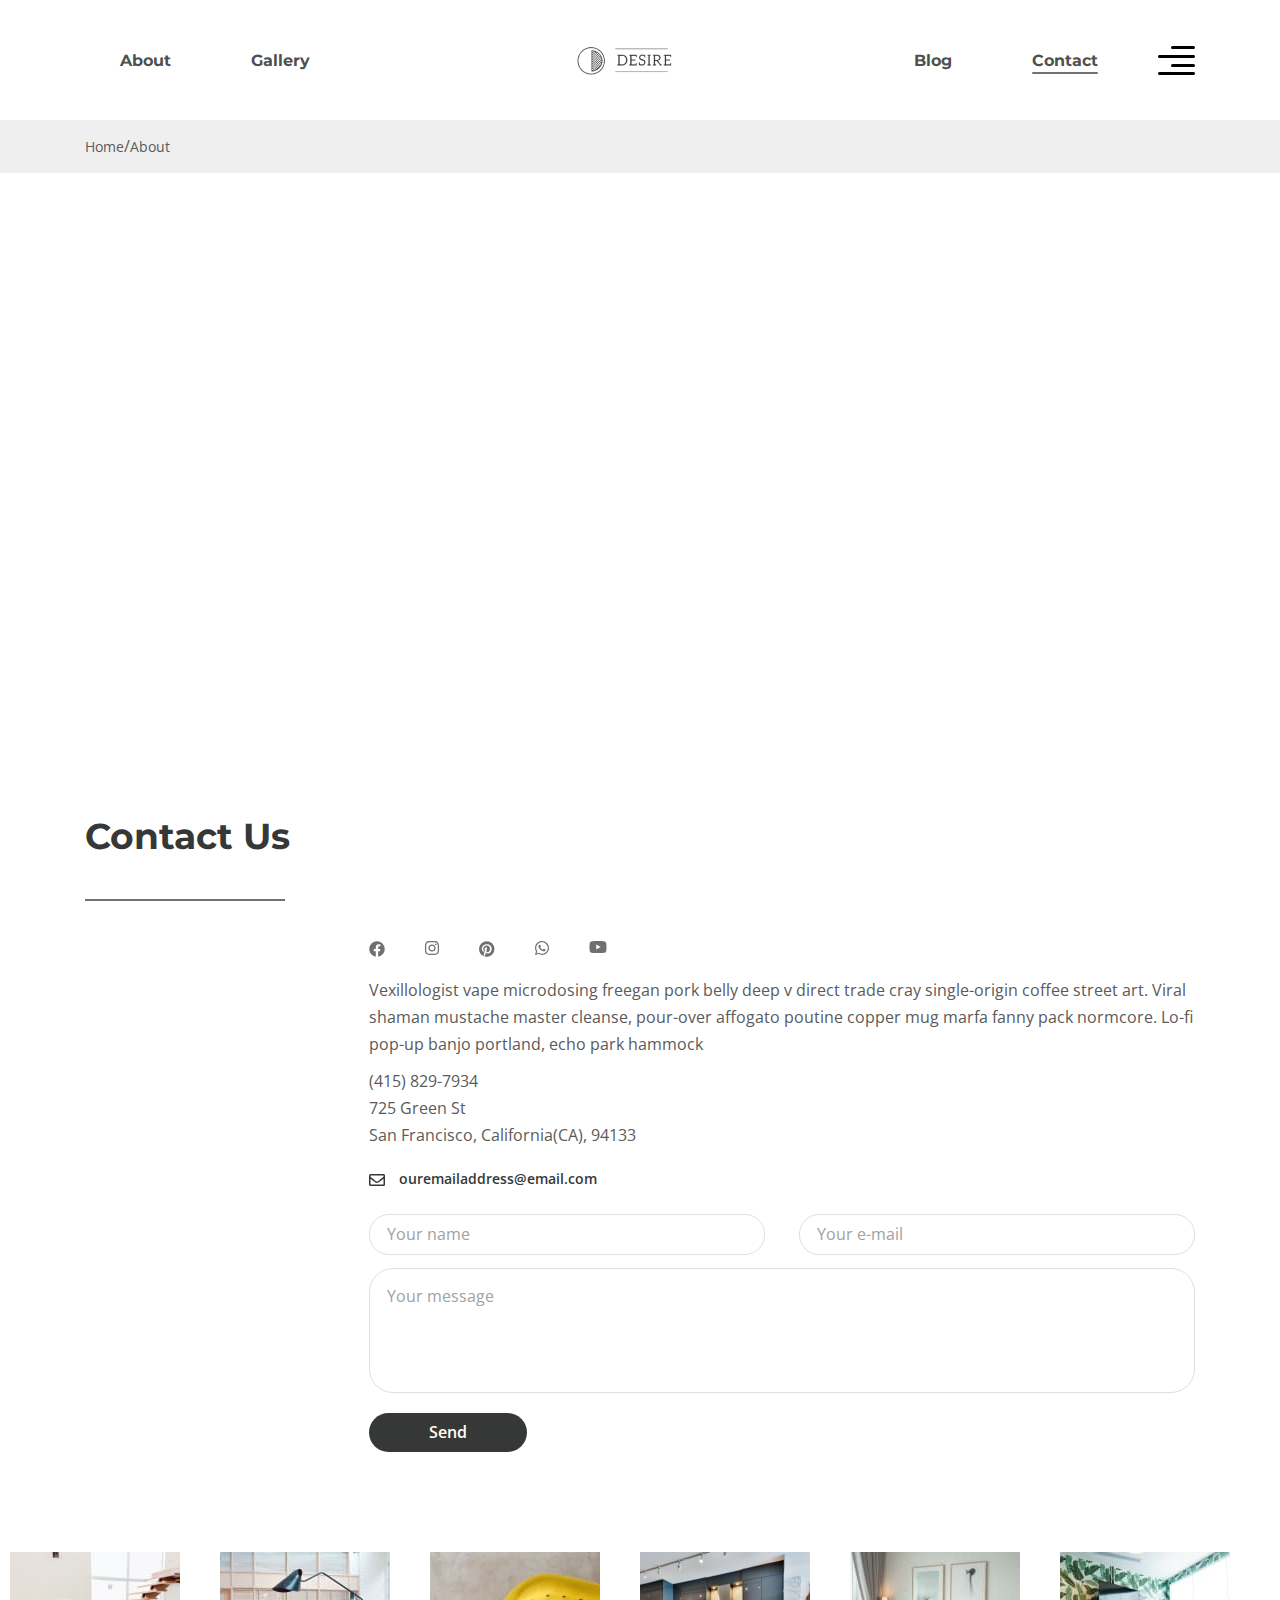
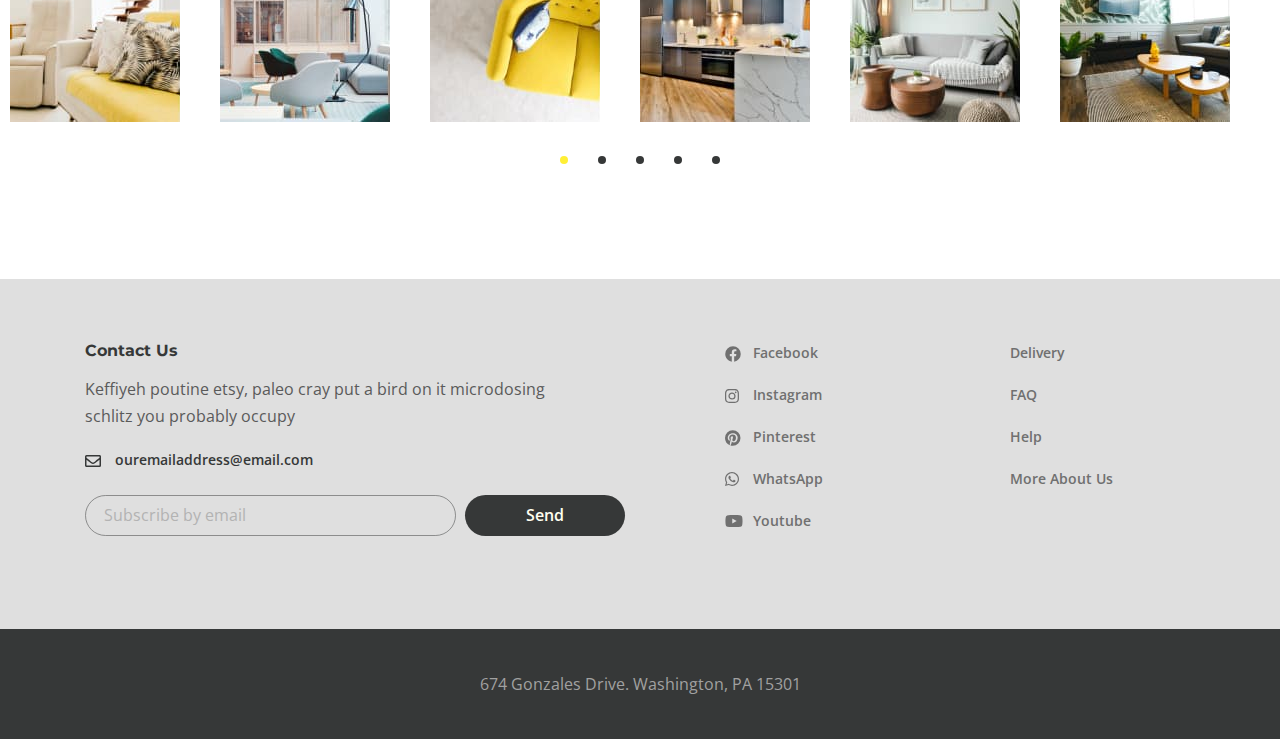
<file: contacts.html>
<!DOCTYPE html>
<html lang="en">
<head>
    <meta charset="UTF-8">
    <meta http-equiv="X-UA-Compatible" content="IE=edge">
    <meta name="viewport" content="width=device-width, initial-scale=1.0">
    <link rel="preconnect" href="https://fonts.googleapis.com">
    <link rel="preconnect" href="https://fonts.gstatic.com" crossorigin>
    <link href="https://fonts.googleapis.com/css2?family=Montserrat:wght@700&family=Open+Sans:wght@400;600&display=swap" rel="stylesheet">
    <link rel="stylesheet" href="css/style.min.css">
    <title>Document</title>
</head>
<body>

    <div class="wrapper">
    <header class="header">
        <div class="container">
            <div class="header__inner">
                
                <nav class="menu">
                    <ul class="menu__list">
                        <li class="menu__list-item">
                            <a class="menu__list-link" href="about.html">About</a>
                        </li>
                        <li class="menu__list-item">
                            <a class="menu__list-link" href="gallery.html">Gallery</a>
                        </li>
                    </ul>
                </nav>
                
                <a class="logo" href="index.html">
                    <img src="images/logo.png" alt="logo">
                </a>
                
                <nav class="menu">
                    <ul class="menu__list">
                        <li class="menu__list-item">
                            <a class="menu__list-link" href="blog.html">Blog</a>
                        </li>
                        <li class="menu__list-item">
                            <a class="menu__list-link menu__list-link--active" href="contacts.html">Contact</a>
                        </li>
                    </ul>
                </nav>

                <button class="header__btn-menu">
                    <span></span>
                    <span></span>
                    <span></span>
                </button>

                <button class="header__btn">
                    <img src="images/icon_menu.svg" alt="icon menu">
                </button>

                <div class="rightside-menu rightside-menu--close">
                    <button class="rightside-menu__close">
                        <img src="images/Path.svg" alt="">
                    </button>
                    <div class="rightside-menu__content">
                        <a class="rightside-menu__logo" href="#">
                            <img src="images/logo-big.png" alt="logo">
                        </a>
                        <h4 class="rightside-menu__title">
                            Furniture for life
                        </h4>
                        <p class="rightside-menu__text">
                            Sustainable hot chicken skateboard, dreamcatcher meggings actually squid.
                            Slow-carb everyday carry +1 art party microdosing, put a bird on it brooklyn
                        </p>
                        <img class="rightside-menu__images" src="images/Rectangle.jpg" alt="images">
                    </div>
                </div>

            </div>
        </div>
    </header>

    
        <main class="main">


            <div class="breadcrumbs">
                <div class="container">
                    <ul class="breadcrumbs__list">
                        <li class="breadcrumbs__item">
                            <a class="breadcrumbs__link" href="index.html">Home</a>
                        </li>/
                        <li class="breadcrumbs__item">
                            <a class="breadcrumbs__link" href="about.html">About</a>
                        </li>
                    </ul>  
                </div>
            </div>

            <div class="map">
                <iframe src="https://www.google.com/maps/embed?pb=!1m18!1m12!1m3!1d12610.505291666277!2d-122.4211553790238!3d37.
                798796175198454!2m3!1f0!2f0!3f0!3m2!1i1024!2i768!4f13.1!3m3!1m2!1s0x808580f18d8c6ea7%3A0x5d7f53fb70a3a903!2s725%
                20Green%20St%2C%20San%20Francisco%2C%20CA%2094133%2C%20USA!5e0!3m2!1sen!2s!4v1676978279768!5m2!1sen!2s" width="100%"
                height="575px" style="border:0;" allowfullscreen="" loading="lazy" referrerpolicy="no-referrer-when-downgrade">
            </iframe>
            </div>


            <section class="contact">
                <div class="container">
                    <h3 class="contact__title">
                        Contact Us
                    </h3>
                    <ul class="contact__social">
                        <li class="contact__social-item">
                            <a href="" class="contact__social-link">
                                <img src="images/facebook.svg" alt="" class="contact__social-img">
                            </a>
                        </li>
                        <li class="contact__social-item">
                            <a href="" class="contact__social-link">
                                <img src="images/instagram.svg" alt="" class="contact__social-img">
                            </a>
                        </li>
                        <li class="contact__social-item">
                            <a href="" class="contact__social-link">
                                <img src="images/Pinterest.svg" alt="" class="contact__social-img">
                            </a>
                        </li>
                        <li class="contact__social-item">
                            <a href="" class="contact__social-link">
                                <img src="images/whatsapp.svg" alt="" class="contact__social-img">
                            </a>
                        </li>
                        <li class="contact__social-item">
                            <a href="" class="contact__social-link">
                                <img src="images/youtube.svg" alt="" class="contact__social-img">
                            </a>
                        </li> 
                    </ul>
                    <div class="contact__box">
                        <p class="contact__text">
                            Vexillologist vape microdosing freegan pork belly deep v direct trade cray single-origin
                            coffee street art. Viral shaman mustache master cleanse, pour-over affogato poutine copper
                            mug marfa fanny pack normcore. Lo-fi pop-up banjo portland, echo park hammock
                        </p>
                        <a class="contact__phone" href="tel:+4158297934">
                            (415) 829-7934
                        </a>
                        <div class="contact_st">725 Green St</div>
                        <div class="contact__city">San Francisco, California(CA), 94133</div>
                        <a class="footer__info-email" href="mailto:ouremailaddress@email.com">
                            ouremailaddress@email.com
                        </a>
                    </div>
                    <form class="contact__form">
                        <input class="contact__form-input" placeholder="Your name" type="text">
                        <input class="contact__form-input" placeholder="Your e-mail" type="email">
                        <textarea class="contact__form-area" placeholder="Your message"></textarea>
                        <button class="contact__form-btn" type="submit">Send</button>
                    </form>
                </div>
            </section>

            <div class="container-fluid">
            <div class="contact-slider">

                <a href="" class="contact-slider__link">
                    <img class="contact-slider__img" src="images/slider/1.jpg" alt="images">
                    <p class="contact-slider__title">
                        Truffaut literally trust
                    </p>
                </a>

                <a href="" class="contact-slider__link">
                    <img class="contact-slider__img" src="images/slider/2.jpg" alt="images">
                    <p class="contact-slider__title">
                        Truffaut literally trust
                    </p>
                </a>

                <a href="" class="contact-slider__link">
                    <img class="contact-slider__img" src="images/slider/3.jpg" alt="images">
                    <p class="contact-slider__title">
                        Truffaut literally trust
                    </p>
                </a>

                <a href="" class="contact-slider__link">
                    <img class="contact-slider__img" src="images/slider/4.jpg" alt="images">
                    <p class="contact-slider__title">
                        Truffaut literally trust
                    </p>
                </a>

                <a href="" class="contact-slider__link">
                    <img class="contact-slider__img" src="images/slider/5.jpg" alt="images">
                    <p class="contact-slider__title">
                        Truffaut literally trust
                    </p>
                </a>

                <a href="" class="contact-slider__link">
                    <img class="contact-slider__img" src="images/slider/6.jpg" alt="images">
                    <p class="contact-slider__title">
                        Truffaut literally trust
                    </p>
                </a>

                <a href="" class="contact-slider__link">
                    <img class="contact-slider__img" src="images/slider/7.jpg" alt="images">
                    <p class="contact-slider__title">
                        Truffaut literally trust
                    </p>
                </a>

                <a href="" class="contact-slider__link">
                    <img class="contact-slider__img" src="images/slider/8.jpg" alt="images">
                    <p class="contact-slider__title">
                        Truffaut literally trust
                    </p>
                </a>

                <a href="" class="contact-slider__link">
                    <img class="contact-slider__img" src="images/slider/9.jpg" alt="images">
                    <p class="contact-slider__title">
                        Truffaut literally trust
                    </p>
                </a>

                <a href="" class="contact-slider__link">
                    <img class="contact-slider__img" src="images/slider/10.jpg" alt="images">
                    <p class="contact-slider__title">
                        Truffaut literally trust
                    </p>
                </a>

                <a href="" class="contact-slider__link">
                    <img class="contact-slider__img" src="images/slider/1.jpg" alt="images">
                    <p class="contact-slider__title">
                        Truffaut literally trust
                    </p>
                </a>

                <a href="" class="contact-slider__link">
                    <img class="contact-slider__img" src="images/slider/2.jpg" alt="images">
                    <p class="contact-slider__title">
                        Truffaut literally trust
                    </p>
                </a>

                <a href="" class="contact-slider__link">
                    <img class="contact-slider__img" src="images/slider/3.jpg" alt="images">
                    <p class="contact-slider__title">
                        Truffaut literally trust
                    </p>
                </a>

                <a href="" class="contact-slider__link">
                    <img class="contact-slider__img" src="images/slider/4.jpg" alt="images">
                    <p class="contact-slider__title">
                        Truffaut literally trust
                    </p>
                </a>

                <a href="" class="contact-slider__link">
                    <img class="contact-slider__img" src="images/slider/5.jpg" alt="images">
                    <p class="contact-slider__title">
                        Truffaut literally trust
                    </p>
                </a>

                <a href="" class="contact-slider__link">
                    <img class="contact-slider__img" src="images/slider/6.jpg" alt="images">
                    <p class="contact-slider__title">
                        Truffaut literally trust
                    </p>
                </a>

                <a href="" class="contact-slider__link">
                    <img class="contact-slider__img" src="images/slider/7.jpg" alt="images">
                    <p class="contact-slider__title">
                        Truffaut literally trust
                    </p>
                </a>

                <a href="" class="contact-slider__link">
                    <img class="contact-slider__img" src="images/slider/8.jpg" alt="images">
                    <p class="contact-slider__title">
                        Truffaut literally trust
                    </p>
                </a>

                <a href="" class="contact-slider__link">
                    <img class="contact-slider__img" src="images/slider/9.jpg" alt="images">
                    <p class="contact-slider__title">
                        Truffaut literally trust
                    </p>
                </a>

                <a href="" class="contact-slider__link">
                    <img class="contact-slider__img" src="images/slider/10.jpg" alt="images">
                    <p class="contact-slider__title">
                        Truffaut literally trust
                    </p>
                </a>

                <a href="" class="contact-slider__link">
                    <img class="contact-slider__img" src="images/slider/1.jpg" alt="images">
                    <p class="contact-slider__title">
                        Truffaut literally trust
                    </p>
                </a>

                <a href="" class="contact-slider__link">
                    <img class="contact-slider__img" src="images/slider/2.jpg" alt="images">
                    <p class="contact-slider__title">
                        Truffaut literally trust
                    </p>
                </a>

                <a href="" class="contact-slider__link">
                    <img class="contact-slider__img" src="images/slider/3.jpg" alt="images">
                    <p class="contact-slider__title">
                        Truffaut literally trust
                    </p>
                </a>

                <a href="" class="contact-slider__link">
                    <img class="contact-slider__img" src="images/slider/4.jpg" alt="images">
                    <p class="contact-slider__title">
                        Truffaut literally trust
                    </p>
                </a>

                <a href="" class="contact-slider__link">
                    <img class="contact-slider__img" src="images/slider/5.jpg" alt="images">
                    <p class="contact-slider__title">
                        Truffaut literally trust
                    </p>
                </a>

                <a href="" class="contact-slider__link">
                    <img class="contact-slider__img" src="images/slider/6.jpg" alt="images">
                    <p class="contact-slider__title">
                        Truffaut literally trust
                    </p>
                </a>

                <a href="" class="contact-slider__link">
                    <img class="contact-slider__img" src="images/slider/7.jpg" alt="images">
                    <p class="contact-slider__title">
                        Truffaut literally trust
                    </p>
                </a>

                <a href="" class="contact-slider__link">
                    <img class="contact-slider__img" src="images/slider/8.jpg" alt="images">
                    <p class="contact-slider__title">
                        Truffaut literally trust
                    </p>
                </a>

                <a href="" class="contact-slider__link">
                    <img class="contact-slider__img" src="images/slider/9.jpg" alt="images">
                    <p class="contact-slider__title">
                        Truffaut literally trust
                    </p>
                </a>

                <a href="" class="contact-slider__link">
                    <img class="contact-slider__img" src="images/slider/10.jpg" alt="images">
                    <p class="contact-slider__title">
                        Truffaut literally trust
                    </p>
                </a>

            </div>
            </div>

                
        </main>
        
        <footer class="footer">
            
            <div class="footer__content">
                <div class="container">
                    <div class="footer__inner">

                        <div class="footer__info">
                            <h6 class="footer__info-title">
                                Contact Us
                            </h6>
                            <p class="footer__info-text">
                                Keffiyeh poutine etsy, paleo cray put a bird on it microdosing schlitz you probably occupy
                            </p>
                            <a class="footer__info-email" href="mailto:ouremailaddress@email.com">
                                ouremailaddress@email.com
                            </a>
                            <form class="footer__form" action="">
                                <input class="footer__form-input"  type="text" placeholder="Subscribe by email">
                                <button class="footer__form-button" type="submit">Send</button>
                            </form>
                        </div>

                        <ul class="footer__social">
                            <li class="footer__social-item">
                                <a class="footer__social-link footer__social-link--facebook" href="#">
                                    Facebook
                                </a>
                            </li>
                            <li class="footer__social-item">
                                <a class="footer__social-link footer__social-link--instagram" href="#">
                                    Instagram
                                </a>
                            </li>
                            <li class="footer__social-item">
                                <a class="footer__social-link footer__social-link--pinterest" href="#">
                                    Pinterest
                                </a>
                            </li>
                            <li class="footer__social-item">
                                <a class="footer__social-link footer__social-link--whatsapp" href="#">
                                    WhatsApp
                                </a>
                            </li>
                            <li class="footer__social-item">
                                <a class="footer__social-link footer__social-link--youtube" href="#">
                                    Youtube
                                </a>
                            </li>
                        </ul>

                        <nav class="footer__menu">
                            <ul class="footer__menu-list">
                                <li class="footer__menu-item">
                                    <a class="footer__menu-link" href="">
                                        Delivery
                                    </a>
                                </li>
                                <li class="footer__menu-item">
                                    <a class="footer__menu-link" href="">
                                        FAQ
                                    </a>
                                </li>
                                <li class="footer__menu-item">
                                    <a class="footer__menu-link" href="">
                                        Help
                                    </a>
                                </li>
                                <li class="footer__menu-item">
                                    <a class="footer__menu-link" href="">
                                        More About Us
                                    </a>
                                </li>
                            </ul>
                        </nav>

                    </div>
                </div>
            </div>
            
            <div class="footer__copyright">
               <p>
                674 Gonzales Drive. Washington, PA 15301
               </p>
            </div>
        </footer>
        </div>

    <script src="js/main.min.js"></script>
</body>
</html>
</file>
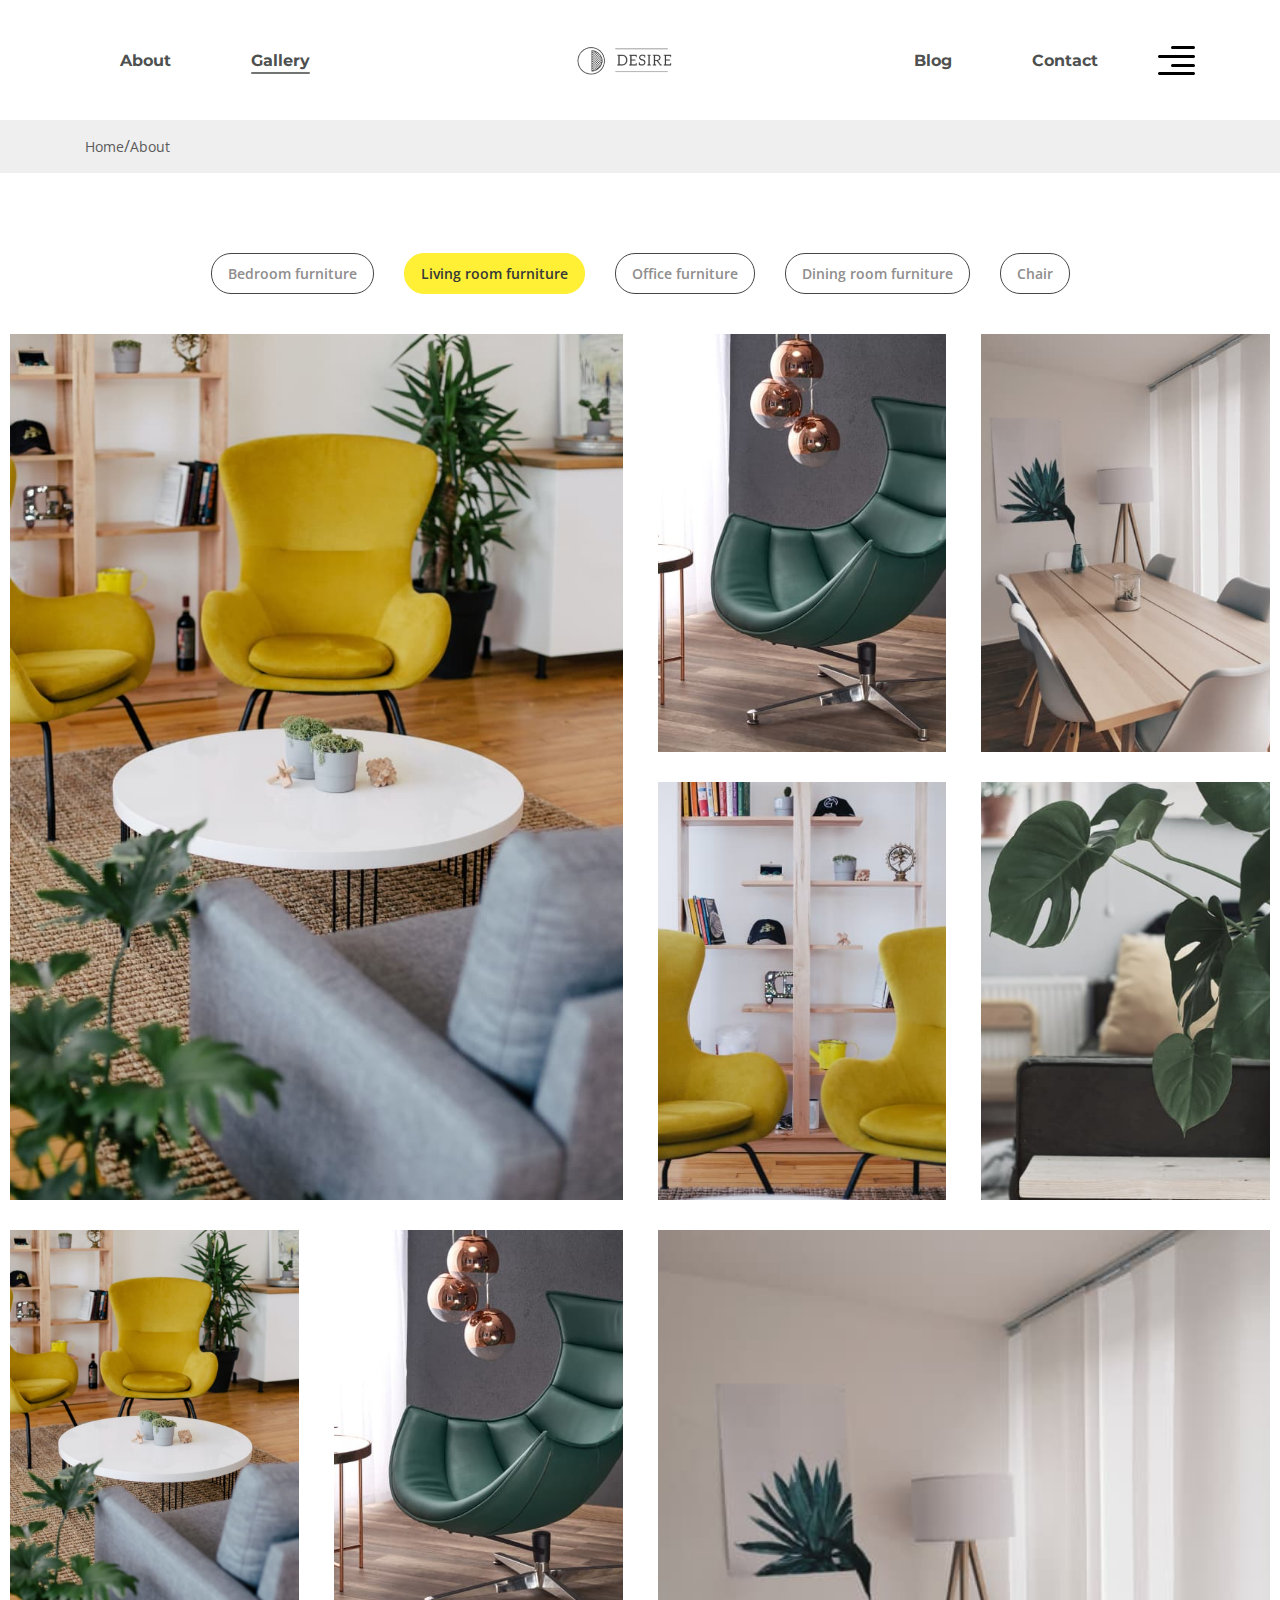
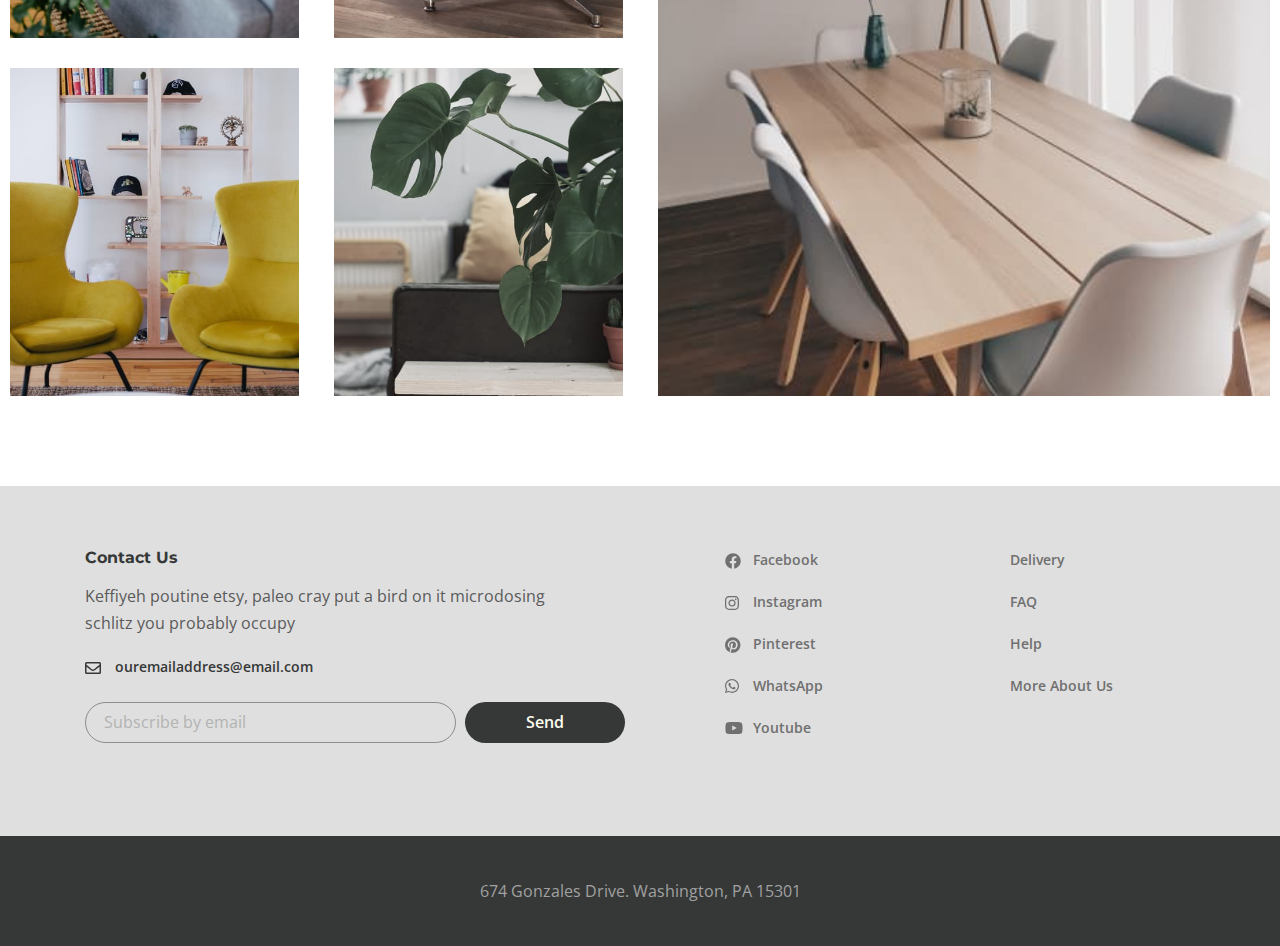
<file: gallery.html>
<!DOCTYPE html>
<html lang="en">
<head>
    <meta charset="UTF-8">
    <meta http-equiv="X-UA-Compatible" content="IE=edge">
    <meta name="viewport" content="width=device-width, initial-scale=1.0">
    <link rel="preconnect" href="https://fonts.googleapis.com">
    <link rel="preconnect" href="https://fonts.gstatic.com" crossorigin>
    <link href="https://fonts.googleapis.com/css2?family=Montserrat:wght@700&family=Open+Sans:wght@400;600&display=swap" rel="stylesheet">
    <link rel="stylesheet" href="css/style.min.css">
    <title>Document</title>
</head>
<body>

    <div class="wrapper">
    <header class="header">
        <div class="container">
            <div class="header__inner">
                
                <nav class="menu">
                    <ul class="menu__list">
                        <li class="menu__list-item">
                            <a class="menu__list-link" href="about.html">About</a>
                        </li>
                        <li class="menu__list-item">
                            <a class="menu__list-link menu__list-link--active" href="gallery.html">Gallery</a>
                        </li>
                    </ul>
                </nav>
                
                <a class="logo" href="index.html">
                    <img src="images/logo.png" alt="logo">
                </a>
                
                <nav class="menu">
                    <ul class="menu__list">
                        <li class="menu__list-item">
                            <a class="menu__list-link" href="blog.html">Blog</a>
                        </li>
                        <li class="menu__list-item">
                            <a class="menu__list-link" href="contacts.html">Contact</a>
                        </li>
                    </ul>
                </nav>

                <button class="header__btn-menu">
                    <span></span>
                    <span></span>
                    <span></span>
                </button>

                <button class="header__btn">
                    <img src="images/icon_menu.svg" alt="icon menu">
                </button>

                <div class="rightside-menu rightside-menu--close">
                    <button class="rightside-menu__close">
                        <img src="images/Path.svg" alt="">
                    </button>
                    <div class="rightside-menu__content">
                        <a class="rightside-menu__logo" href="#">
                            <img src="images/logo-big.png" alt="logo">
                        </a>
                        <h4 class="rightside-menu__title">
                            Furniture for life
                        </h4>
                        <p class="rightside-menu__text">
                            Sustainable hot chicken skateboard, dreamcatcher meggings actually squid.
                            Slow-carb everyday carry +1 art party microdosing, put a bird on it brooklyn
                        </p>
                        <img class="rightside-menu__images" src="images/Rectangle.jpg" alt="images">
                    </div>
                </div>

            </div>
        </div>
    </header>

    
        <main class="main">

            <div class="breadcrumbs">
                <div class="container">
                    <ul class="breadcrumbs__list">
                        <li class="breadcrumbs__item">
                            <a class="breadcrumbs__link" href="index.html">Home</a>
                        </li>/
                        <li class="breadcrumbs__item">
                            <a class="breadcrumbs__link" href="about.html">About</a>
                        </li>
                    </ul>
                    
                </div>
            </div>


            <div class="gallery gallery-page">
                <div class="container-fluid">
                    <div class="gallery__buttons">
                        <button class="gallery__btn" data-filter=".bedroom">Bedroom furniture</button>
                        <button class="gallery__btn" data-filter=".living">Living room furniture</button>
                        <button class="gallery__btn" data-filter=".office">Office furniture</button>
                        <button class="gallery__btn" data-filter=".dining">Dining room furniture</button>
                        <button class="gallery__btn" data-filter=".chair">Chair</button>
                    </div>
                    <div class="gallery__inner">
                        <div class="gallery__items mix bedroom">
                            <a class="gallery__item" href="#">
                                <img src="images/11.jpg" alt="image">
                            </a>
                            <a class="gallery__item" href="#">
                                <img src="images/22.jpg" alt="image">
                            </a>
                            <a class="gallery__item" href="#">
                                <img src="images/33.jpg" alt="image">
                            </a>
                            <a class="gallery__item" href="#">
                                <img src="images/44.jpg" alt="image">
                            </a>
                            <a class="gallery__item" href="#">
                                <img src="images/55.jpg" alt="image">
                            </a>

                            <a class="gallery__item" href="#">
                                <img src="images/11.jpg" alt="image">
                            </a>
                            <a class="gallery__item" href="#">
                                <img src="images/22.jpg" alt="image">
                            </a>
                            <a class="gallery__item" href="#">
                                <img src="images/33.jpg" alt="image">
                            </a>
                            <a class="gallery__item" href="#">
                                <img src="images/44.jpg" alt="image">
                            </a>
                            <a class="gallery__item" href="#">
                                <img src="images/55.jpg" alt="image">
                            </a>

                        </div>

                        <div class="gallery__items mix living">
                            <a class="gallery__item" href="#">
                                <img src="images/11.jpg" alt="image">
                            </a>
                            <a class="gallery__item" href="#">
                                <img src="images/22.jpg" alt="image">
                            </a>
                            <a class="gallery__item" href="#">
                                <img src="images/33.jpg" alt="image">
                            </a>
                            <a class="gallery__item" href="#">
                                <img src="images/44.jpg" alt="image">
                            </a>
                            <a class="gallery__item" href="#">
                                <img src="images/55.jpg" alt="image">
                            </a>

                            <a class="gallery__item" href="#">
                                <img src="images/11.jpg" alt="image">
                            </a>
                            <a class="gallery__item" href="#">
                                <img src="images/22.jpg" alt="image">
                            </a>
                            <a class="gallery__item" href="#">
                                <img src="images/33.jpg" alt="image">
                            </a>
                            <a class="gallery__item" href="#">
                                <img src="images/44.jpg" alt="image">
                            </a>
                            <a class="gallery__item" href="#">
                                <img src="images/55.jpg" alt="image">
                            </a>

                        </div>

                        <div class="gallery__items mix office">
                            <a class="gallery__item" href="#">
                                <img src="images/11.jpg" alt="image">
                            </a>
                            <a class="gallery__item" href="#">
                                <img src="images/22.jpg" alt="image">
                            </a>
                            <a class="gallery__item" href="#">
                                <img src="images/33.jpg" alt="image">
                            </a>
                            <a class="gallery__item" href="#">
                                <img src="images/44.jpg" alt="image">
                            </a>
                            <a class="gallery__item" href="#">
                                <img src="images/55.jpg" alt="image">
                            </a>

                            <a class="gallery__item" href="#">
                                <img src="images/11.jpg" alt="image">
                            </a>
                            <a class="gallery__item" href="#">
                                <img src="images/22.jpg" alt="image">
                            </a>
                            <a class="gallery__item" href="#">
                                <img src="images/33.jpg" alt="image">
                            </a>
                            <a class="gallery__item" href="#">
                                <img src="images/44.jpg" alt="image">
                            </a>
                            <a class="gallery__item" href="#">
                                <img src="images/55.jpg" alt="image">
                            </a>

                        </div>

                        <div class="gallery__items mix dining">
                            <a class="gallery__item" href="#">
                                <img src="images/11.jpg" alt="image">
                            </a>
                            <a class="gallery__item" href="#">
                                <img src="images/22.jpg" alt="image">
                            </a>
                            <a class="gallery__item" href="#">
                                <img src="images/33.jpg" alt="image">
                            </a>
                            <a class="gallery__item" href="#">
                                <img src="images/44.jpg" alt="image">
                            </a>
                            <a class="gallery__item" href="#">
                                <img src="images/55.jpg" alt="image">
                            </a>

                            <a class="gallery__item" href="#">
                                <img src="images/11.jpg" alt="image">
                            </a>
                            <a class="gallery__item" href="#">
                                <img src="images/22.jpg" alt="image">
                            </a>
                            <a class="gallery__item" href="#">
                                <img src="images/33.jpg" alt="image">
                            </a>
                            <a class="gallery__item" href="#">
                                <img src="images/44.jpg" alt="image">
                            </a>
                            <a class="gallery__item" href="#">
                                <img src="images/55.jpg" alt="image">
                            </a>

                        </div>

                        <div class="gallery__items mix chair">
                            <a class="gallery__item" href="#">
                                <img src="images/11.jpg" alt="image">
                            </a>
                            <a class="gallery__item" href="#">
                                <img src="images/22.jpg" alt="image">
                            </a>
                            <a class="gallery__item" href="#">
                                <img src="images/33.jpg" alt="image">
                            </a>
                            <a class="gallery__item" href="#">
                                <img src="images/44.jpg" alt="image">
                            </a>
                            <a class="gallery__item" href="#">
                                <img src="images/55.jpg" alt="image">
                            </a>

                            <a class="gallery__item" href="#">
                                <img src="images/11.jpg" alt="image">
                            </a>
                            <a class="gallery__item" href="#">
                                <img src="images/22.jpg" alt="image">
                            </a>
                            <a class="gallery__item" href="#">
                                <img src="images/33.jpg" alt="image">
                            </a>
                            <a class="gallery__item" href="#">
                                <img src="images/44.jpg" alt="image">
                            </a>
                            <a class="gallery__item" href="#">
                                <img src="images/55.jpg" alt="image">
                            </a>
                            
                        </div>
                    </div>
                </div>
            </div>

        </main>
        
        <footer class="footer">
            
            <div class="footer__content">
                <div class="container">
                    <div class="footer__inner">

                        <div class="footer__info">
                            <h6 class="footer__info-title">
                                Contact Us
                            </h6>
                            <p class="footer__info-text">
                                Keffiyeh poutine etsy, paleo cray put a bird on it microdosing schlitz you probably occupy
                            </p>
                            <a class="footer__info-email" href="mailto:ouremailaddress@email.com">
                                ouremailaddress@email.com
                            </a>
                            <form class="footer__form" action="">
                                <input class="footer__form-input"  type="text" placeholder="Subscribe by email">
                                <button class="footer__form-button" type="submit">Send</button>
                            </form>
                        </div>

                        <ul class="footer__social">
                            <li class="footer__social-item">
                                <a class="footer__social-link footer__social-link--facebook" href="#">
                                    Facebook
                                </a>
                            </li>
                            <li class="footer__social-item">
                                <a class="footer__social-link footer__social-link--instagram" href="#">
                                    Instagram
                                </a>
                            </li>
                            <li class="footer__social-item">
                                <a class="footer__social-link footer__social-link--pinterest" href="#">
                                    Pinterest
                                </a>
                            </li>
                            <li class="footer__social-item">
                                <a class="footer__social-link footer__social-link--whatsapp" href="#">
                                    WhatsApp
                                </a>
                            </li>
                            <li class="footer__social-item">
                                <a class="footer__social-link footer__social-link--youtube" href="#">
                                    Youtube
                                </a>
                            </li>
                        </ul>

                        <nav class="footer__menu">
                            <ul class="footer__menu-list">
                                <li class="footer__menu-item">
                                    <a class="footer__menu-link" href="">
                                        Delivery
                                    </a>
                                </li>
                                <li class="footer__menu-item">
                                    <a class="footer__menu-link" href="">
                                        FAQ
                                    </a>
                                </li>
                                <li class="footer__menu-item">
                                    <a class="footer__menu-link" href="">
                                        Help
                                    </a>
                                </li>
                                <li class="footer__menu-item">
                                    <a class="footer__menu-link" href="">
                                        More About Us
                                    </a>
                                </li>
                            </ul>
                        </nav>

                    </div>
                </div>
            </div>
            
            <div class="footer__copyright">
               <p>
                674 Gonzales Drive. Washington, PA 15301
               </p>
            </div>
        </footer>
        </div>

    <script src="js/main.min.js"></script>
</body>
</html>
</file>
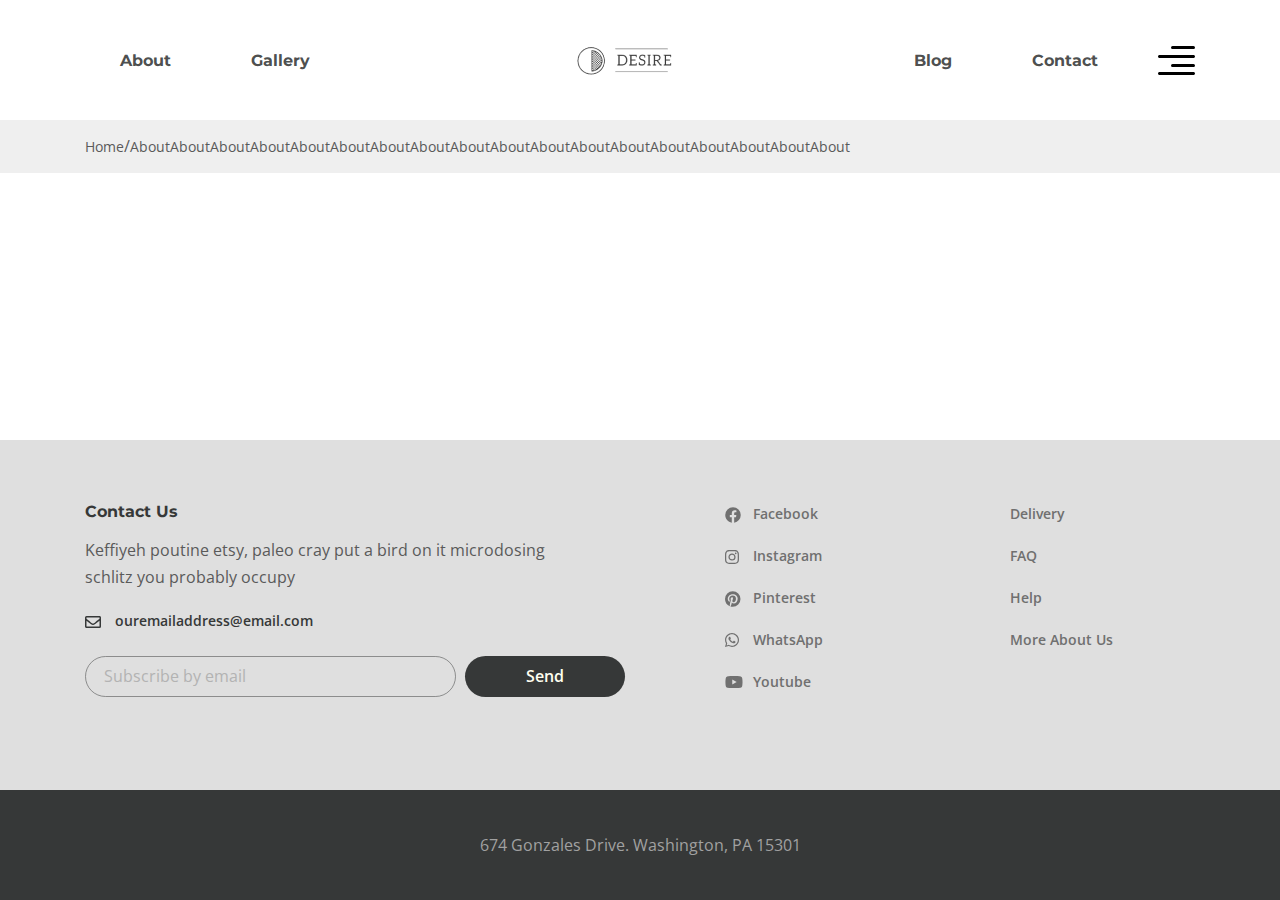
<file: page.html>
<!DOCTYPE html>
<html lang="en">
<head>
    <meta charset="UTF-8">
    <meta http-equiv="X-UA-Compatible" content="IE=edge">
    <meta name="viewport" content="width=device-width, initial-scale=1.0">
    <link rel="preconnect" href="https://fonts.googleapis.com">
    <link rel="preconnect" href="https://fonts.gstatic.com" crossorigin>
    <link href="https://fonts.googleapis.com/css2?family=Montserrat:wght@700&family=Open+Sans:wght@400;600&display=swap" rel="stylesheet">
    <link rel="stylesheet" href="css/style.min.css">
    <title>Desire</title>
</head>
<body>

    <div class="wrapper">
    <header class="header">
        <div class="container">
            <div class="header__inner">
                
                <nav class="menu">
                    <ul class="menu__list">
                        <li class="menu__list-item">
                            <a class="menu__list-link" href="#">About</a>
                        </li>
                        <li class="menu__list-item">
                            <a class="menu__list-link" href="#">Gallery</a>
                        </li>
                    </ul>
                </nav>
                
                <a class="logo" href="">
                    <img src="images/logo.png" alt="logo">
                </a>
                
                <nav class="menu">
                    <ul class="menu__list">
                        <li class="menu__list-item">
                            <a class="menu__list-link" href="#">Blog</a>
                        </li>
                        <li class="menu__list-item">
                            <a class="menu__list-link" href="#">Contact</a>
                        </li>
                    </ul>
                </nav>

                <button class="header__btn-menu">
                    <span></span>
                    <span></span>
                    <span></span>
                </button>

                <button class="header__btn">
                    <img src="images/icon_menu.svg" alt="icon menu">
                </button>

                <div class="rightside-menu rightside-menu--close">
                    <button class="rightside-menu__close">
                        <img src="images/Path.svg" alt="">
                    </button>
                    <div class="rightside-menu__content">
                        <a class="rightside-menu__logo" href="#">
                            <img src="images/logo-big.png" alt="logo">
                        </a>
                        <h4 class="rightside-menu__title">
                            Furniture for life
                        </h4>
                        <p class="rightside-menu__text">
                            Sustainable hot chicken skateboard, dreamcatcher meggings actually squid.
                            Slow-carb everyday carry +1 art party microdosing, put a bird on it brooklyn
                        </p>
                        <img class="rightside-menu__images" src="images/Rectangle.jpg" alt="images">
                    </div>
                </div>

            </div>
        </div>
    </header>

    
        <main class="main">
            
            <div class="breadcrumbs">
                <div class="container">
                    <ul class="breadcrumbs__list">
                        <li class="breadcrumbs__item">
                            <a class="breadcrumbs__link" href="#">Home</a>
                        </li>/
                        <li class="breadcrumbs__item">
                            <a class="breadcrumbs__link" href="#">About</a>
                        </li>
                        <li class="breadcrumbs__item">
                            <a class="breadcrumbs__link" href="#">About</a>
                        </li>
                        <li class="breadcrumbs__item">
                            <a class="breadcrumbs__link" href="#">About</a>
                        </li>
                        <li class="breadcrumbs__item">
                            <a class="breadcrumbs__link" href="#">About</a>
                        </li>
                        <li class="breadcrumbs__item">
                            <a class="breadcrumbs__link" href="#">About</a>
                        </li>
                        <li class="breadcrumbs__item">
                            <a class="breadcrumbs__link" href="#">About</a>
                        </li>
                        <li class="breadcrumbs__item">
                            <a class="breadcrumbs__link" href="#">About</a>
                        </li>
                        <li class="breadcrumbs__item">
                            <a class="breadcrumbs__link" href="#">About</a>
                        </li>
                        <li class="breadcrumbs__item">
                            <a class="breadcrumbs__link" href="#">About</a>
                        </li>
                        <li class="breadcrumbs__item">
                            <a class="breadcrumbs__link" href="#">About</a>
                        </li>
                        <li class="breadcrumbs__item">
                            <a class="breadcrumbs__link" href="#">About</a>
                        </li>
                        <li class="breadcrumbs__item">
                            <a class="breadcrumbs__link" href="#">About</a>
                        </li>
                        <li class="breadcrumbs__item">
                            <a class="breadcrumbs__link" href="#">About</a>
                        </li>
                        <li class="breadcrumbs__item">
                            <a class="breadcrumbs__link" href="#">About</a>
                        </li>
                        <li class="breadcrumbs__item">
                            <a class="breadcrumbs__link" href="#">About</a>
                        </li>
                        <li class="breadcrumbs__item">
                            <a class="breadcrumbs__link" href="#">About</a>
                        </li>
                        <li class="breadcrumbs__item">
                            <a class="breadcrumbs__link" href="#">About</a>
                        </li>
                        <li class="breadcrumbs__item">
                            <a class="breadcrumbs__link" href="#">About</a>
                        </li>
                    </ul>
                    
                </div>
            </div>

        </main>
        
        <footer class="footer">
            
            <div class="footer__content">
                <div class="container">
                    <div class="footer__inner">

                        <div class="footer__info">
                            <h6 class="footer__info-title">
                                Contact Us
                            </h6>
                            <p class="footer__info-text">
                                Keffiyeh poutine etsy, paleo cray put a bird on it microdosing schlitz you probably occupy
                            </p>
                            <a class="footer__info-email" href="mailto:ouremailaddress@email.com">
                                ouremailaddress@email.com
                            </a>
                            <form class="footer__form" action="">
                                <input class="footer__form-input"  type="text" placeholder="Subscribe by email">
                                <button class="footer__form-button" type="submit">Send</button>
                            </form>
                        </div>

                        <ul class="footer__social">
                            <li class="footer__social-item">
                                <a class="footer__social-link footer__social-link--facebook" href="#">
                                    Facebook
                                </a>
                            </li>
                            <li class="footer__social-item">
                                <a class="footer__social-link footer__social-link--instagram" href="#">
                                    Instagram
                                </a>
                            </li>
                            <li class="footer__social-item">
                                <a class="footer__social-link footer__social-link--pinterest" href="#">
                                    Pinterest
                                </a>
                            </li>
                            <li class="footer__social-item">
                                <a class="footer__social-link footer__social-link--whatsapp" href="#">
                                    WhatsApp
                                </a>
                            </li>
                            <li class="footer__social-item">
                                <a class="footer__social-link footer__social-link--youtube" href="#">
                                    Youtube
                                </a>
                            </li>
                        </ul>

                        <nav class="footer__menu">
                            <ul class="footer__menu-list">
                                <li class="footer__menu-item">
                                    <a class="footer__menu-link" href="">
                                        Delivery
                                    </a>
                                </li>
                                <li class="footer__menu-item">
                                    <a class="footer__menu-link" href="">
                                        FAQ
                                    </a>
                                </li>
                                <li class="footer__menu-item">
                                    <a class="footer__menu-link" href="">
                                        Help
                                    </a>
                                </li>
                                <li class="footer__menu-item">
                                    <a class="footer__menu-link" href="">
                                        More About Us
                                    </a>
                                </li>
                            </ul>
                        </nav>

                    </div>
                </div>
            </div>
            
            <div class="footer__copyright">
               <p>
                674 Gonzales Drive. Washington, PA 15301
               </p>
            </div>
        </footer>
        </div>

    <script src="js/main.min.js"></script>
</body>
</html>
</file>
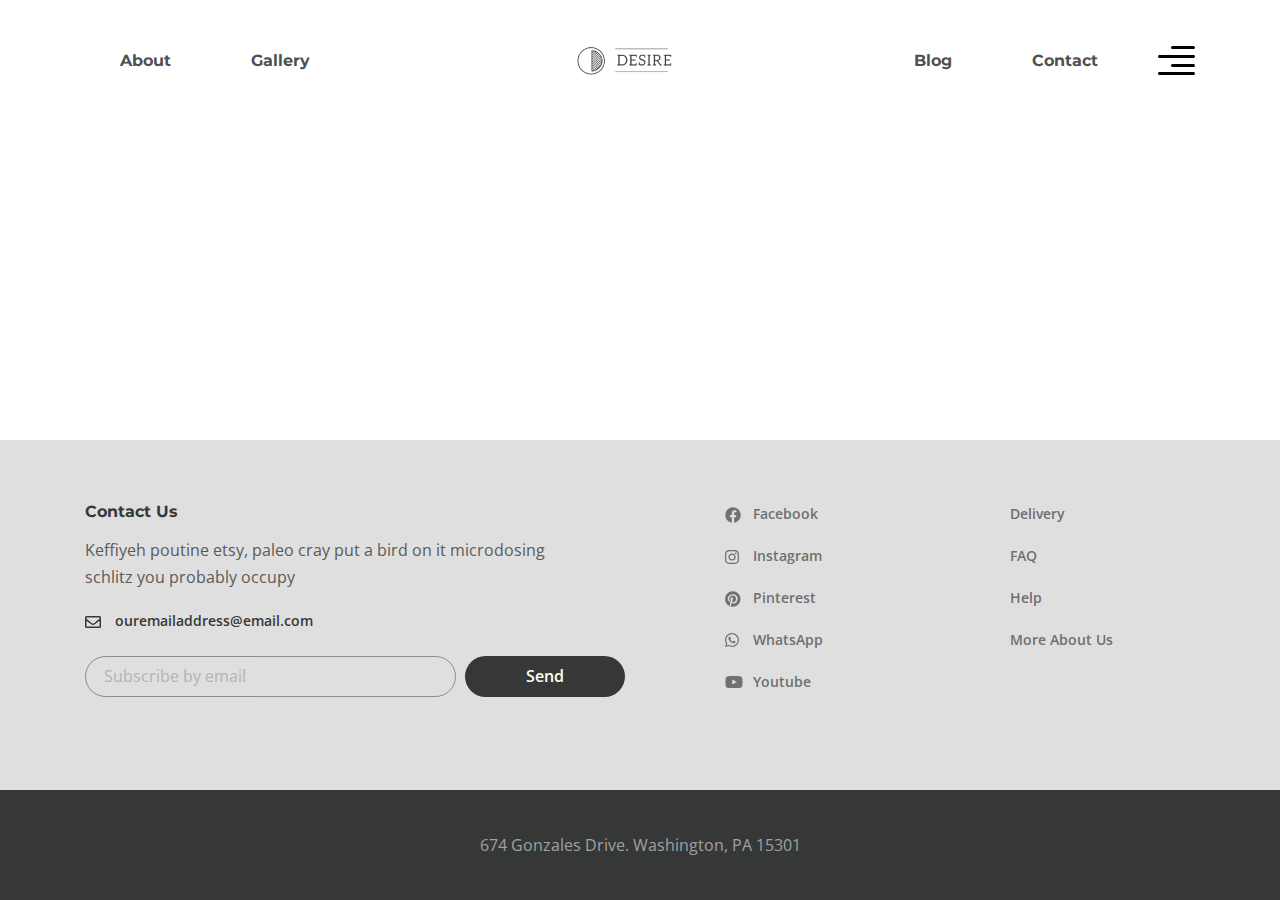
<file: test.html>
<!DOCTYPE html>
<html lang="en">
<head>
    <meta charset="UTF-8">
    <meta http-equiv="X-UA-Compatible" content="IE=edge">
    <meta name="viewport" content="width=device-width, initial-scale=1.0">
    <link rel="preconnect" href="https://fonts.googleapis.com">
    <link rel="preconnect" href="https://fonts.gstatic.com" crossorigin>
    <link href="https://fonts.googleapis.com/css2?family=Montserrat:wght@700&family=Open+Sans:wght@400;600&display=swap" rel="stylesheet">
    <link rel="stylesheet" href="css/style.min.css">
    <title>Document</title>
</head>
<body>

    <div class="wrapper">
    <header class="header">
        <div class="container">
            <div class="header__inner">
                
                <nav class="menu">
                    <ul class="menu__list">
                        <li class="menu__list-item">
                            <a class="menu__list-link" href="#">About</a>
                        </li>
                        <li class="menu__list-item">
                            <a class="menu__list-link" href="#">Gallery</a>
                        </li>
                    </ul>
                </nav>
                
                <a class="logo" href="">
                    <img src="images/logo.png" alt="logo">
                </a>
                
                <nav class="menu">
                    <ul class="menu__list">
                        <li class="menu__list-item">
                            <a class="menu__list-link" href="#">Blog</a>
                        </li>
                        <li class="menu__list-item">
                            <a class="menu__list-link" href="#">Contact</a>
                        </li>
                    </ul>
                </nav>

                <button class="header__btn">
                    <img src="images/icon_menu.svg" alt="icon menu">
                </button>

                <div class="rightside-menu rightside-menu--close">
                    <button class="rightside-menu__close">
                        <img src="images/Path.svg" alt="">
                    </button>
                    <div class="rightside-menu__content">
                        <a class="rightside-menu__logo" href="#">
                            <img src="images/logo-big.png" alt="logo">
                        </a>
                        <h4 class="rightside-menu__title">
                            Furniture for life
                        </h4>
                        <p class="rightside-menu__text">
                            Sustainable hot chicken skateboard, dreamcatcher meggings actually squid.
                            Slow-carb everyday carry +1 art party microdosing, put a bird on it brooklyn
                        </p>
                        <img class="rightside-menu__images" src="images/Rectangle.jpg" alt="images">
                    </div>
                </div>

            </div>
        </div>
    </header>

    
        <main class="main"></main>
        
        <footer class="footer">
            
            <div class="footer__content">
                <div class="container">
                    <div class="footer__inner">

                        <div class="footer__info">
                            <h6 class="footer__info-title">
                                Contact Us
                            </h6>
                            <p class="footer__info-text">
                                Keffiyeh poutine etsy, paleo cray put a bird on it microdosing schlitz you probably occupy
                            </p>
                            <a class="footer__info-email" href="mailto:ouremailaddress@email.com">
                                ouremailaddress@email.com
                            </a>
                            <form class="footer__form" action="">
                                <input class="footer__form-input"  type="text" placeholder="Subscribe by email">
                                <button class="footer__form-button" type="submit">Send</button>
                            </form>
                        </div>

                        <ul class="footer__social">
                            <li class="footer__social-item">
                                <a class="footer__social-link footer__social-link--facebook" href="#">
                                    Facebook
                                </a>
                            </li>
                            <li class="footer__social-item">
                                <a class="footer__social-link footer__social-link--instagram" href="#">
                                    Instagram
                                </a>
                            </li>
                            <li class="footer__social-item">
                                <a class="footer__social-link footer__social-link--pinterest" href="#">
                                    Pinterest
                                </a>
                            </li>
                            <li class="footer__social-item">
                                <a class="footer__social-link footer__social-link--whatsapp" href="#">
                                    WhatsApp
                                </a>
                            </li>
                            <li class="footer__social-item">
                                <a class="footer__social-link footer__social-link--youtube" href="#">
                                    Youtube
                                </a>
                            </li>
                        </ul>

                        <nav class="footer__menu">
                            <ul class="footer__menu-list">
                                <li class="footer__menu-item">
                                    <a class="footer__menu-link" href="">
                                        Delivery
                                    </a>
                                </li>
                                <li class="footer__menu-item">
                                    <a class="footer__menu-link" href="">
                                        FAQ
                                    </a>
                                </li>
                                <li class="footer__menu-item">
                                    <a class="footer__menu-link" href="">
                                        Help
                                    </a>
                                </li>
                                <li class="footer__menu-item">
                                    <a class="footer__menu-link" href="">
                                        More About Us
                                    </a>
                                </li>
                            </ul>
                        </nav>

                    </div>
                </div>
            </div>
            
            <div class="footer__copyright">
               <p>
                674 Gonzales Drive. Washington, PA 15301
               </p>
            </div>
        </footer>
        </div>

    <script src="js/main.min.js"></script>
</body>
</html>
</file>
<file: css/style.min.css>
.blog-one__form-title,.blog-one__comments-name,.blog-one__comments-title,.blog-one__tags-title,.recent-posts__title,.blog__blockquote-author,.blog__item-title,.blog__category-title,.blog__tags-title,.contact-slider__title,.contact__title,.inspiration__item,.inspiration__title,.about__title,.about__prev-title,.blog-box__item-title,.blog-box__title,.works-path__item-title,.works-path__title,.decor__title,.rightside-menu__title,.footer__info-title,.menu__list-link{font-family:"Montserrat",sans-serif;font-weight:700}@media(max-width: 540px){.blog-one__form-title,.blog-one__comments-name,.blog-one__comments-title,.blog-one__tags-title,.recent-posts__title,.blog__blockquote-author,.blog__item-title,.blog__category-title,.blog__tags-title,.contact-slider__title,.contact__title,.inspiration__item,.inspiration__title,.about__title,.about__prev-title,.blog-box__item-title,.blog-box__title,.works-path__item-title,.works-path__title,.decor__title,.rightside-menu__title,.footer__info-title,.menu__list-link{font-size:28px;line-height:36px}}html{-webkit-box-sizing:border-box;box-sizing:border-box}*,*::after,*::before{-webkit-box-sizing:inherit;box-sizing:inherit}ul[class],ol[class]{padding:0}body,h1,h2,h3,h4,h5,h6,p,ul,ol,li,figure,figcaption,blockquote,dl,dd{margin:0;font-size:inherit}ul[class]{list-style:none}img{max-width:100%;display:block}input,button,textarea,select{font:inherit}a{text-decoration:none}body.compensate-for-scrollbar{overflow:hidden}.fancybox-active{height:auto}.fancybox-is-hidden{left:-9999px;margin:0;position:absolute !important;top:-9999px;visibility:hidden}.fancybox-container{-webkit-backface-visibility:hidden;height:100%;left:0;outline:none;position:fixed;-webkit-tap-highlight-color:transparent;top:0;-ms-touch-action:manipulation;touch-action:manipulation;-webkit-transform:translateZ(0);transform:translateZ(0);width:100%;z-index:99992}.fancybox-container *{-webkit-box-sizing:border-box;box-sizing:border-box}.fancybox-outer,.fancybox-inner,.fancybox-bg,.fancybox-stage{bottom:0;left:0;position:absolute;right:0;top:0}.fancybox-outer{-webkit-overflow-scrolling:touch;overflow-y:auto}.fancybox-bg{background:rgb(30, 30, 30);opacity:0;-webkit-transition-duration:inherit;-o-transition-duration:inherit;transition-duration:inherit;-webkit-transition-property:opacity;-o-transition-property:opacity;transition-property:opacity;-webkit-transition-timing-function:cubic-bezier(0.47, 0, 0.74, 0.71);-o-transition-timing-function:cubic-bezier(0.47, 0, 0.74, 0.71);transition-timing-function:cubic-bezier(0.47, 0, 0.74, 0.71)}.fancybox-is-open .fancybox-bg{opacity:.9;-webkit-transition-timing-function:cubic-bezier(0.22, 0.61, 0.36, 1);-o-transition-timing-function:cubic-bezier(0.22, 0.61, 0.36, 1);transition-timing-function:cubic-bezier(0.22, 0.61, 0.36, 1)}.fancybox-infobar,.fancybox-toolbar,.fancybox-caption,.fancybox-navigation .fancybox-button{direction:ltr;opacity:0;position:absolute;-webkit-transition:opacity .25s ease,visibility 0s ease .25s;-o-transition:opacity .25s ease,visibility 0s ease .25s;transition:opacity .25s ease,visibility 0s ease .25s;visibility:hidden;z-index:99997}.fancybox-show-infobar .fancybox-infobar,.fancybox-show-toolbar .fancybox-toolbar,.fancybox-show-caption .fancybox-caption,.fancybox-show-nav .fancybox-navigation .fancybox-button{opacity:1;-webkit-transition:opacity .25s ease 0s,visibility 0s ease 0s;-o-transition:opacity .25s ease 0s,visibility 0s ease 0s;transition:opacity .25s ease 0s,visibility 0s ease 0s;visibility:visible}.fancybox-infobar{color:#ccc;font-size:13px;-webkit-font-smoothing:subpixel-antialiased;height:44px;left:0;line-height:44px;min-width:44px;mix-blend-mode:difference;padding:0 10px;pointer-events:none;top:0;-webkit-touch-callout:none;-webkit-user-select:none;-moz-user-select:none;-ms-user-select:none;user-select:none}.fancybox-toolbar{right:0;top:0}.fancybox-stage{direction:ltr;overflow:visible;-webkit-transform:translateZ(0);transform:translateZ(0);z-index:99994}.fancybox-is-open .fancybox-stage{overflow:hidden}.fancybox-slide{-webkit-backface-visibility:hidden;display:none;height:100%;left:0;outline:none;overflow:auto;-webkit-overflow-scrolling:touch;padding:44px;position:absolute;text-align:center;top:0;-webkit-transition-property:opacity,-webkit-transform;transition-property:opacity,-webkit-transform;-o-transition-property:transform,opacity;transition-property:transform,opacity;transition-property:transform,opacity,-webkit-transform;white-space:normal;width:100%;z-index:99994}.fancybox-slide::before{content:"";display:inline-block;font-size:0;height:100%;vertical-align:middle;width:0}.fancybox-is-sliding .fancybox-slide,.fancybox-slide--previous,.fancybox-slide--current,.fancybox-slide--next{display:block}.fancybox-slide--image{overflow:hidden;padding:44px 0}.fancybox-slide--image::before{display:none}.fancybox-slide--html{padding:6px}.fancybox-content{background:#fff;display:inline-block;margin:0;max-width:100%;overflow:auto;-webkit-overflow-scrolling:touch;padding:44px;position:relative;text-align:left;vertical-align:middle}.fancybox-slide--image .fancybox-content{-webkit-animation-timing-function:cubic-bezier(0.5, 0, 0.14, 1);animation-timing-function:cubic-bezier(0.5, 0, 0.14, 1);-webkit-backface-visibility:hidden;background:transparent;background-repeat:no-repeat;background-size:100% 100%;left:0;max-width:none;overflow:visible;padding:0;position:absolute;top:0;-ms-transform-origin:top left;-webkit-transform-origin:top left;transform-origin:top left;-webkit-transition-property:opacity,-webkit-transform;transition-property:opacity,-webkit-transform;-o-transition-property:transform,opacity;transition-property:transform,opacity;transition-property:transform,opacity,-webkit-transform;-webkit-user-select:none;-moz-user-select:none;-ms-user-select:none;user-select:none;z-index:99995}.fancybox-can-zoomOut .fancybox-content{cursor:-webkit-zoom-out;cursor:zoom-out}.fancybox-can-zoomIn .fancybox-content{cursor:-webkit-zoom-in;cursor:zoom-in}.fancybox-can-swipe .fancybox-content,.fancybox-can-pan .fancybox-content{cursor:-webkit-grab;cursor:grab}.fancybox-is-grabbing .fancybox-content{cursor:-webkit-grabbing;cursor:grabbing}.fancybox-container [data-selectable=true]{cursor:text}.fancybox-image,.fancybox-spaceball{background:transparent;border:0;height:100%;left:0;margin:0;max-height:none;max-width:none;padding:0;position:absolute;top:0;-webkit-user-select:none;-moz-user-select:none;-ms-user-select:none;user-select:none;width:100%}.fancybox-spaceball{z-index:1}.fancybox-slide--video .fancybox-content,.fancybox-slide--map .fancybox-content,.fancybox-slide--pdf .fancybox-content,.fancybox-slide--iframe .fancybox-content{height:100%;overflow:visible;padding:0;width:100%}.fancybox-slide--video .fancybox-content{background:#000}.fancybox-slide--map .fancybox-content{background:#e5e3df}.fancybox-slide--iframe .fancybox-content{background:#fff}.fancybox-video,.fancybox-iframe{background:transparent;border:0;display:block;height:100%;margin:0;overflow:hidden;padding:0;width:100%}.fancybox-iframe{left:0;position:absolute;top:0}.fancybox-error{background:#fff;cursor:default;max-width:400px;padding:40px;width:100%}.fancybox-error p{color:#444;font-size:16px;line-height:20px;margin:0;padding:0}.fancybox-button{background:rgba(30, 30, 30, 0.6);border:0;border-radius:0;-webkit-box-shadow:none;box-shadow:none;cursor:pointer;display:inline-block;height:44px;margin:0;padding:10px;position:relative;-webkit-transition:color .2s;-o-transition:color .2s;transition:color .2s;vertical-align:top;visibility:inherit;width:44px}.fancybox-button,.fancybox-button:visited,.fancybox-button:link{color:#ccc}.fancybox-button:hover{color:#fff}.fancybox-button:focus{outline:none}.fancybox-button.fancybox-focus{outline:1px dotted}.fancybox-button[disabled],.fancybox-button[disabled]:hover{color:#888;cursor:default;outline:none}.fancybox-button div{height:100%}.fancybox-button svg{display:block;height:100%;overflow:visible;position:relative;width:100%}.fancybox-button svg path{fill:currentColor;stroke-width:0}.fancybox-button--play svg:nth-child(2),.fancybox-button--fsenter svg:nth-child(2){display:none}.fancybox-button--pause svg:nth-child(1),.fancybox-button--fsexit svg:nth-child(1){display:none}.fancybox-progress{background:#ff5268;height:2px;left:0;position:absolute;right:0;top:0;-ms-transform:scaleX(0);-webkit-transform:scaleX(0);transform:scaleX(0);-ms-transform-origin:0;-webkit-transform-origin:0;transform-origin:0;-webkit-transition-property:-webkit-transform;transition-property:-webkit-transform;-o-transition-property:transform;transition-property:transform;transition-property:transform, -webkit-transform;-webkit-transition-timing-function:linear;-o-transition-timing-function:linear;transition-timing-function:linear;z-index:99998}.fancybox-close-small{background:transparent;border:0;border-radius:0;color:#ccc;cursor:pointer;opacity:.8;padding:8px;position:absolute;right:-12px;top:-44px;z-index:401}.fancybox-close-small:hover{color:#fff;opacity:1}.fancybox-slide--html .fancybox-close-small{color:currentColor;padding:10px;right:0;top:0}.fancybox-slide--image.fancybox-is-scaling .fancybox-content{overflow:hidden}.fancybox-is-scaling .fancybox-close-small,.fancybox-is-zoomable.fancybox-can-pan .fancybox-close-small{display:none}.fancybox-navigation .fancybox-button{background-clip:content-box;height:100px;opacity:0;position:absolute;top:calc(50% - 50px);width:70px}.fancybox-navigation .fancybox-button div{padding:7px}.fancybox-navigation .fancybox-button--arrow_left{left:0;left:env(safe-area-inset-left);padding:31px 26px 31px 6px}.fancybox-navigation .fancybox-button--arrow_right{padding:31px 6px 31px 26px;right:0;right:env(safe-area-inset-right)}.fancybox-caption{background:-webkit-gradient(linear, left bottom, left top, from(rgba(0, 0, 0, 0.85)), color-stop(50%, rgba(0, 0, 0, 0.3)), color-stop(65%, rgba(0, 0, 0, 0.15)), color-stop(75.5%, rgba(0, 0, 0, 0.075)), color-stop(82.85%, rgba(0, 0, 0, 0.037)), color-stop(88%, rgba(0, 0, 0, 0.019)), to(rgba(0, 0, 0, 0)));background:-o-linear-gradient(bottom, rgba(0, 0, 0, 0.85) 0%, rgba(0, 0, 0, 0.3) 50%, rgba(0, 0, 0, 0.15) 65%, rgba(0, 0, 0, 0.075) 75.5%, rgba(0, 0, 0, 0.037) 82.85%, rgba(0, 0, 0, 0.019) 88%, rgba(0, 0, 0, 0) 100%);background:linear-gradient(to top, rgba(0, 0, 0, 0.85) 0%, rgba(0, 0, 0, 0.3) 50%, rgba(0, 0, 0, 0.15) 65%, rgba(0, 0, 0, 0.075) 75.5%, rgba(0, 0, 0, 0.037) 82.85%, rgba(0, 0, 0, 0.019) 88%, rgba(0, 0, 0, 0) 100%);bottom:0;color:#eee;font-size:14px;font-weight:400;left:0;line-height:1.5;padding:75px 44px 25px 44px;pointer-events:none;right:0;text-align:center;z-index:99996}@supports(padding: max(0px)){.fancybox-caption{padding:75px max(44px,env(safe-area-inset-right)) max(25px,env(safe-area-inset-bottom)) max(44px,env(safe-area-inset-left))}}.fancybox-caption--separate{margin-top:-50px}.fancybox-caption__body{max-height:50vh;overflow:auto;pointer-events:all}.fancybox-caption a,.fancybox-caption a:link,.fancybox-caption a:visited{color:#ccc;text-decoration:none}.fancybox-caption a:hover{color:#fff;text-decoration:underline}.fancybox-loading{-webkit-animation:fancybox-rotate 1s linear infinite;animation:fancybox-rotate 1s linear infinite;background:transparent;border:4px solid #888;border-bottom-color:#fff;border-radius:50%;height:50px;left:50%;margin:-25px 0 0 -25px;opacity:.7;padding:0;position:absolute;top:50%;width:50px;z-index:99999}@-webkit-keyframes fancybox-rotate{100%{-webkit-transform:rotate(360deg);transform:rotate(360deg)}}@keyframes fancybox-rotate{100%{-webkit-transform:rotate(360deg);transform:rotate(360deg)}}.fancybox-animated{-webkit-transition-timing-function:cubic-bezier(0, 0, 0.25, 1);-o-transition-timing-function:cubic-bezier(0, 0, 0.25, 1);transition-timing-function:cubic-bezier(0, 0, 0.25, 1)}.fancybox-fx-slide.fancybox-slide--previous{opacity:0;-webkit-transform:translate3d(-100%, 0, 0);transform:translate3d(-100%, 0, 0)}.fancybox-fx-slide.fancybox-slide--next{opacity:0;-webkit-transform:translate3d(100%, 0, 0);transform:translate3d(100%, 0, 0)}.fancybox-fx-slide.fancybox-slide--current{opacity:1;-webkit-transform:translate3d(0, 0, 0);transform:translate3d(0, 0, 0)}.fancybox-fx-fade.fancybox-slide--previous,.fancybox-fx-fade.fancybox-slide--next{opacity:0;-webkit-transition-timing-function:cubic-bezier(0.19, 1, 0.22, 1);-o-transition-timing-function:cubic-bezier(0.19, 1, 0.22, 1);transition-timing-function:cubic-bezier(0.19, 1, 0.22, 1)}.fancybox-fx-fade.fancybox-slide--current{opacity:1}.fancybox-fx-zoom-in-out.fancybox-slide--previous{opacity:0;-webkit-transform:scale3d(1.5, 1.5, 1.5);transform:scale3d(1.5, 1.5, 1.5)}.fancybox-fx-zoom-in-out.fancybox-slide--next{opacity:0;-webkit-transform:scale3d(0.5, 0.5, 0.5);transform:scale3d(0.5, 0.5, 0.5)}.fancybox-fx-zoom-in-out.fancybox-slide--current{opacity:1;-webkit-transform:scale3d(1, 1, 1);transform:scale3d(1, 1, 1)}.fancybox-fx-rotate.fancybox-slide--previous{opacity:0;-ms-transform:rotate(-360deg);-webkit-transform:rotate(-360deg);transform:rotate(-360deg)}.fancybox-fx-rotate.fancybox-slide--next{opacity:0;-ms-transform:rotate(360deg);-webkit-transform:rotate(360deg);transform:rotate(360deg)}.fancybox-fx-rotate.fancybox-slide--current{opacity:1;-ms-transform:rotate(0deg);-webkit-transform:rotate(0deg);transform:rotate(0deg)}.fancybox-fx-circular.fancybox-slide--previous{opacity:0;-webkit-transform:scale3d(0, 0, 0) translate3d(-100%, 0, 0);transform:scale3d(0, 0, 0) translate3d(-100%, 0, 0)}.fancybox-fx-circular.fancybox-slide--next{opacity:0;-webkit-transform:scale3d(0, 0, 0) translate3d(100%, 0, 0);transform:scale3d(0, 0, 0) translate3d(100%, 0, 0)}.fancybox-fx-circular.fancybox-slide--current{opacity:1;-webkit-transform:scale3d(1, 1, 1) translate3d(0, 0, 0);transform:scale3d(1, 1, 1) translate3d(0, 0, 0)}.fancybox-fx-tube.fancybox-slide--previous{-webkit-transform:translate3d(-100%, 0, 0) scale(0.1) skew(-10deg);transform:translate3d(-100%, 0, 0) scale(0.1) skew(-10deg)}.fancybox-fx-tube.fancybox-slide--next{-webkit-transform:translate3d(100%, 0, 0) scale(0.1) skew(10deg);transform:translate3d(100%, 0, 0) scale(0.1) skew(10deg)}.fancybox-fx-tube.fancybox-slide--current{-webkit-transform:translate3d(0, 0, 0) scale(1);transform:translate3d(0, 0, 0) scale(1)}@media all and (max-height: 576px){.fancybox-slide{padding-left:6px;padding-right:6px}.fancybox-slide--image{padding:6px 0}.fancybox-close-small{right:-6px}.fancybox-slide--image .fancybox-close-small{background:#4e4e4e;color:#f2f4f6;height:36px;opacity:1;padding:6px;right:0;top:0;width:36px}.fancybox-caption{padding-left:12px;padding-right:12px}@supports(padding: max(0px)){.fancybox-caption{padding-left:max(12px,env(safe-area-inset-left));padding-right:max(12px,env(safe-area-inset-right))}}}.fancybox-share{background:#f4f4f4;border-radius:3px;max-width:90%;padding:30px;text-align:center}.fancybox-share h1{color:#222;font-size:35px;font-weight:700;margin:0 0 20px 0}.fancybox-share p{margin:0;padding:0}.fancybox-share__button{border:0;border-radius:3px;display:inline-block;font-size:14px;font-weight:700;line-height:40px;margin:0 5px 10px 5px;min-width:130px;padding:0 15px;text-decoration:none;-webkit-transition:all .2s;-o-transition:all .2s;transition:all .2s;-webkit-user-select:none;-moz-user-select:none;-ms-user-select:none;user-select:none;white-space:nowrap}.fancybox-share__button:visited,.fancybox-share__button:link{color:#fff}.fancybox-share__button:hover{text-decoration:none}.fancybox-share__button--fb{background:#3b5998}.fancybox-share__button--fb:hover{background:#344e86}.fancybox-share__button--pt{background:#bd081d}.fancybox-share__button--pt:hover{background:#aa0719}.fancybox-share__button--tw{background:#1da1f2}.fancybox-share__button--tw:hover{background:#0d95e8}.fancybox-share__button svg{height:25px;margin-right:7px;position:relative;top:-1px;vertical-align:middle;width:25px}.fancybox-share__button svg path{fill:#fff}.fancybox-share__input{background:transparent;border:0;border-bottom:1px solid #d7d7d7;border-radius:0;color:#5d5b5b;font-size:14px;margin:10px 0 0 0;outline:none;padding:10px 15px;width:100%}.fancybox-thumbs{background:#ddd;bottom:0;display:none;margin:0;-webkit-overflow-scrolling:touch;-ms-overflow-style:-ms-autohiding-scrollbar;padding:2px 2px 4px 2px;position:absolute;right:0;-webkit-tap-highlight-color:rgba(0, 0, 0, 0);top:0;width:212px;z-index:99995}.fancybox-thumbs-x{overflow-x:auto;overflow-y:hidden}.fancybox-show-thumbs .fancybox-thumbs{display:block}.fancybox-show-thumbs .fancybox-inner{right:212px}.fancybox-thumbs__list{font-size:0;height:100%;list-style:none;margin:0;overflow-x:hidden;overflow-y:auto;padding:0;position:absolute;position:relative;white-space:nowrap;width:100%}.fancybox-thumbs-x .fancybox-thumbs__list{overflow:hidden}.fancybox-thumbs-y .fancybox-thumbs__list::-webkit-scrollbar{width:7px}.fancybox-thumbs-y .fancybox-thumbs__list::-webkit-scrollbar-track{background:#fff;border-radius:10px;-webkit-box-shadow:inset 0 0 6px rgba(0, 0, 0, 0.3);box-shadow:inset 0 0 6px rgba(0, 0, 0, 0.3)}.fancybox-thumbs-y .fancybox-thumbs__list::-webkit-scrollbar-thumb{background:#2a2a2a;border-radius:10px}.fancybox-thumbs__list a{-webkit-backface-visibility:hidden;backface-visibility:hidden;background-color:rgba(0, 0, 0, 0.1);background-position:center center;background-repeat:no-repeat;background-size:cover;cursor:pointer;float:left;height:75px;margin:2px;max-height:calc(100% - 8px);max-width:calc(50% - 4px);outline:none;overflow:hidden;padding:0;position:relative;-webkit-tap-highlight-color:transparent;width:100px}.fancybox-thumbs__list a::before{border:6px solid #ff5268;bottom:0;content:"";left:0;opacity:0;position:absolute;right:0;top:0;-webkit-transition:all .2s cubic-bezier(0.25, 0.46, 0.45, 0.94);-o-transition:all .2s cubic-bezier(0.25, 0.46, 0.45, 0.94);transition:all .2s cubic-bezier(0.25, 0.46, 0.45, 0.94);z-index:99991}.fancybox-thumbs__list a:focus::before{opacity:.5}.fancybox-thumbs__list a.fancybox-thumbs-active::before{opacity:1}@media all and (max-width: 576px){.fancybox-thumbs{width:110px}.fancybox-show-thumbs .fancybox-inner{right:110px}.fancybox-thumbs__list a{max-width:calc(100% - 10px)}}.slick-slider{position:relative;display:block;-webkit-box-sizing:border-box;box-sizing:border-box;-webkit-touch-callout:none;-webkit-user-select:none;-moz-user-select:none;-ms-user-select:none;user-select:none;-ms-touch-action:pan-y;touch-action:pan-y;-webkit-tap-highlight-color:rgba(0,0,0,0)}.slick-list{position:relative;overflow:hidden;display:block;margin:0;padding:0}.slick-list:focus{outline:none}.slick-list.dragging{cursor:pointer;cursor:hand}.slick-slider .slick-track,.slick-slider .slick-list{-webkit-transform:translate3d(0, 0, 0);-ms-transform:translate3d(0, 0, 0);transform:translate3d(0, 0, 0)}.slick-track{position:relative;left:0;top:0;display:block;margin-left:auto;margin-right:auto}.slick-track:before,.slick-track:after{content:"";display:table}.slick-track:after{clear:both}.slick-loading .slick-track{visibility:hidden}.slick-slide{float:left;height:100%;min-height:1px;display:none}[dir=rtl] .slick-slide{float:right}.slick-slide img{display:block}.slick-slide.slick-loading img{display:none}.slick-slide.dragging img{pointer-events:none}.slick-initialized .slick-slide{display:block}.slick-loading .slick-slide{visibility:hidden}.slick-vertical .slick-slide{display:block;height:auto;border:1px solid rgba(0,0,0,0)}.slick-arrow.slick-hidden{display:none}html,body{height:100%}body{font-family:"Open Sans",sans-serif;font-size:16px;line-height:27px;font-weight:400;color:#5a5a5a;overflow-x:hidden;min-width:300px}.wrapper{display:-webkit-box;display:-ms-flexbox;display:flex;-webkit-box-orient:vertical;-webkit-box-direction:normal;-ms-flex-direction:column;flex-direction:column;min-height:100%}.main{-webkit-box-flex:1;-ms-flex:1 0 auto;flex:1 0 auto}.footer{-webkit-box-flex:0;-ms-flex:0 0 auto;flex:0 0 auto}.container{max-width:1140px;margin:0 auto;padding:0 15px}.container-fluid{max-width:1920px;padding:0 10px;margin:0 auto}.slick-dots{display:-webkit-box;display:-ms-flexbox;display:flex;-webkit-box-pack:center;-ms-flex-pack:center;justify-content:center;-webkit-box-align:center;-ms-flex-align:center;align-items:center}.slick-dots li{margin:0 15px}.slick-dots button{background-color:#363838;border:none;width:8px;height:8px;border-radius:50%;padding:0;font-size:0;cursor:pointer}.slick-dots li.slick-active button{background-color:#ffef35}.footer__info-email{font-weight:600;font-size:14px;color:#363838;margin-bottom:22px;padding-left:30px;display:inline-block;position:relative}.footer__info-email::before{content:"";background-image:url(../images/envelope.svg);position:absolute;top:8.5px;left:0;width:16px;height:12px}.header__inner{display:-webkit-box;display:-ms-flexbox;display:flex;-webkit-box-pack:justify;-ms-flex-pack:justify;justify-content:space-between;-webkit-box-align:center;-ms-flex-align:center;align-items:center;height:120px}.header__btn{background-color:rgba(0,0,0,0);border:none;padding:0;cursor:pointer}.header__btn-menu{display:none}.logo{margin:0 auto}.menu{padding-right:15px}.menu__list{display:-webkit-box;display:-ms-flexbox;display:flex}.menu__list-item{padding-left:35px;padding-right:45px}.menu__list-link{color:rgba(54,56,56,.9033);line-height:22px}.menu__list-link--active{padding-bottom:4px;position:relative}.menu__list-link--active::after{content:"";position:absolute;width:100%;bottom:0;left:0;right:0;height:2px;border-radius:1px;background-color:rgba(54,56,56,.7)}.footer__content{background-color:#dfdfdf;padding:60px 0 80px}.footer__inner{display:-webkit-box;display:-ms-flexbox;display:flex;-webkit-box-pack:justify;-ms-flex-pack:justify;justify-content:space-between}.footer__info{width:540px}.footer__info-title{color:#363838;margin-bottom:14px;line-height:23px}.footer__info-text{margin-bottom:16px;max-width:475px}.footer__form{display:-webkit-box;display:-ms-flexbox;display:flex}.footer__form-input{padding:6px 10px 6px 18px;border-radius:21px;background-color:rgba(0,0,0,0);opacity:.7;border:1px solid rgba(54,56,56,.7);width:100%}.footer__form-input::-webkit-input-placeholder{font-family:"Open Sans",sans-serif;font-weight:400;font-size:16px;line-height:27px;color:#a1a1a1}.footer__form-input::-moz-placeholder{font-family:"Open Sans",sans-serif;font-weight:400;font-size:16px;line-height:27px;color:#a1a1a1}.footer__form-input:-ms-input-placeholder{font-family:"Open Sans",sans-serif;font-weight:400;font-size:16px;line-height:27px;color:#a1a1a1}.footer__form-input::-ms-input-placeholder{font-family:"Open Sans",sans-serif;font-weight:400;font-size:16px;line-height:27px;color:#a1a1a1}.footer__form-input::placeholder{font-family:"Open Sans",sans-serif;font-weight:400;font-size:16px;line-height:27px;color:#a1a1a1}.footer__form-button{background-color:#363838;border:none;color:ivory;border-radius:21px;font-weight:600;padding:6px 12px;min-width:160px;margin-left:9px;cursor:pointer}.footer__social{width:125px;margin-right:auto;margin-left:100px}.footer__social-link{padding-left:28px;position:relative}.footer__social-link::before{content:"";position:absolute;top:3px;left:0;width:16px;height:16px}.footer__social-link--facebook::before{background-image:url(../images/facebook.svg)}.footer__social-link--instagram:before{background-image:url(../images/instagram.svg);width:14px;height:14px;top:4px}.footer__social-link--pinterest::before{background-image:url(../images/Pinterest.svg)}.footer__social-link--whatsapp:before{background-image:url(../images/whatsapp.svg);width:14px;height:14px}.footer__social-link--youtube::before{background-image:url(../images/youtube.svg);width:18px;height:12px;top:4px}.footer__social-item,.footer__menu-item{margin-bottom:15px;font-weight:600;font-size:14px}.footer__social-link,.footer__menu-link{color:#707070}.footer__menu{margin-right:60px;width:125px}.footer__copyright{background-color:#363838;color:#a1a1a1;text-align:center;padding:42px 0 41px}.rightside-menu{position:absolute;right:0;top:0;max-width:694px;width:100%;background-color:#fff;padding-top:40px;-webkit-box-shadow:-2px 3px 17px 0px #000;box-shadow:-2px 3px 17px 0px #000;-webkit-transition:all .5s;-o-transition:all .5s;transition:all .5s;z-index:9999}.rightside-menu.rightside-menu--close{-webkit-transform:translateX(500%);-ms-transform:translateX(500%);transform:translateX(500%)}.rightside-menu__close{background-color:rgba(0,0,0,0);border:none;padding:0;cursor:pointer;margin-bottom:60px;margin-left:47px}.rightside-menu__content{text-align:center;max-width:485px;margin:0 auto}.rightside-menu__logo{margin-bottom:40px;display:inline-block}.rightside-menu__title{color:#363838;font-size:36px;line-height:51px;position:relative;margin-bottom:17px;padding-bottom:17px}.rightside-menu__title::after{content:"";position:absolute;bottom:0;left:0;right:0;max-width:252px;margin:0 auto;height:1px;background-color:#6d7278}.rightside-menu__text{margin-bottom:75px}.rightside-menu__images{max-width:485px}.breadcrumbs{background:rgba(223,223,223,.5);padding:13px 14px;position:relative;z-index:999}.breadcrumbs__list{display:-webkit-box;display:-ms-flexbox;display:flex;overflow-x:auto}.breadcrumbs__item{position:relative}.breadcrumbs__item:after:last-child{content:"/";position:absolute}.breadcrumbs__link{font-size:14px;color:#5a5a5a}.top__inner{padding-bottom:70px;position:relative}.top__inner::after{content:"";background-image:url(../images/slider-bg.jpg);position:absolute;width:100%;height:722px;top:0;z-index:-1}.top__slider-item{display:-webkit-box !important;display:-ms-flexbox !important;display:flex !important;-webkit-box-pack:center;-ms-flex-pack:center;justify-content:center;-webkit-box-align:center;-ms-flex-align:center;align-items:center}.top__slider-img{margin-left:-14px;max-width:703px;height:815px;-o-object-fit:cover;object-fit:cover}.top__slider-info{max-width:645px;margin-left:25px}.top__slider-title{color:#363838;font-size:110px;line-height:135px;padding-bottom:26px;margin-bottom:26px;position:relative}.top__slider-title::after{content:"";position:absolute;left:0;bottom:0;width:185px;height:1px;background:#6d7278}.top__slider-text{max-width:585px}.new-collection{text-align:center;padding:45px 0 35px}.new-collection__title{color:#363838;font-size:35px;line-height:51px;padding-bottom:25px;margin-bottom:25px;position:relative}.new-collection__title::after{content:"";position:absolute;width:250px;height:1px;left:0;right:0;bottom:0;margin:0 auto;background:#6d7278}.new-collection__text{max-width:730px;margin:0 auto 30px}.collection{display:-ms-grid;display:grid;-ms-grid-columns:(1fr)[5];grid-template-columns:repeat(5, 1fr);gap:30px;padding-bottom:70px}.collection__item{position:relative}.collection__item:hover .collection__info{opacity:1;-webkit-transition:all .3s;-o-transition:all .3s;transition:all .3s}.collection__images{min-height:350px;-o-object-fit:cover;object-fit:cover}.collection__info{position:absolute;top:0;left:0;right:0;bottom:0;background-color:rgba(255,255,255,.7);padding:10px;display:-webkit-box;display:-ms-flexbox;display:flex;-webkit-box-orient:vertical;-webkit-box-direction:normal;-ms-flex-direction:column;flex-direction:column;-webkit-box-align:center;-ms-flex-align:center;align-items:center;-webkit-box-pack:center;-ms-flex-pack:center;justify-content:center;opacity:0}.collection__info-title{font-size:20px;line-height:25px;color:#363838;padding-bottom:19px;margin-bottom:19px;position:relative}.collection__info-title::after{content:"";bottom:0;position:absolute;height:1px;background:#7d7278;width:80%;margin:0 auto;left:0;right:0}.collection__info-text{font-weight:600;font-size:14px;color:#707070}.decor{padding:170px 0 155px;background-image:url(../images/decor-bg.png);background-size:cover;background-repeat:no-repeat}.decor__title{max-width:730px;color:#363838;font-size:60px;line-height:80px;padding-bottom:22px;margin-bottom:22px;position:relative}.decor__title::after{content:"";position:absolute;left:0;width:200px;height:1px;bottom:0;background:#6d7278}.decor__text{max-width:540px}.works-path{padding:80px 0 30px}.works-path__title{text-align:center;color:#363838;margin-bottom:40px;font-size:36px;line-height:51px}.works-path__items-box{display:-webkit-box;display:-ms-flexbox;display:flex;-webkit-box-align:end;-ms-flex-align:end;align-items:flex-end;border-bottom:2px solid rgba(54,56,56,.7);position:relative}.works-path__items-box::before{content:"";position:absolute;bottom:-5px;left:0;width:10px;height:10px;border-radius:50%;background-color:#363838}.works-path__item{width:250px;display:-webkit-box;display:-ms-flexbox;display:flex;-ms-flex-wrap:wrap;flex-wrap:wrap;-webkit-box-align:center;-ms-flex-align:center;align-items:center;position:relative;height:100%}.works-path__item--production{margin-left:317px}.works-path__item--production::after{content:"";position:absolute;bottom:0;left:0;height:20px;width:2px;background:#000}.works-path__item--production,.works-path__item--consultation{padding-bottom:30px}.works-path__item--measuring{padding-top:30px;margin-left:305px}.works-path__item--measuring::before{content:"";position:absolute;top:0;left:0;height:20px;width:2px;background:rgba(54,56,56,.7)}.works-path__item-title{margin-left:13px;color:#363838}.works-path__item-text{margin-top:13px}.gallery{padding:80px 0 90px}.gallery__buttons{text-align:center;margin-bottom:40px}.gallery__btn{margin:0 13px;padding:6px 16px;border-radius:20px;background-color:rgba(0,0,0,0);border:1px solid #454647;color:#8f8d8d;font-size:14px;font-weight:600;cursor:pointer}.gallery .mixitup-control-active{background-color:#ffef35;color:#363838;border:1px solid #ffef35}.gallery__items{display:-ms-grid;display:grid;-ms-grid-columns:(1fr)[4];grid-template-columns:repeat(4, 1fr);-ms-grid-rows:(1fr)[2];grid-template-rows:repeat(2, 1fr);grid-gap:30px 35px}.gallery__item:first-child{-ms-grid-column-span:2;grid-column:span 2;-ms-grid-row-span:2;grid-row:span 2}.gallery__item img{-o-object-fit:cover;object-fit:cover;width:100%;max-height:1150px;height:100%}.gallery.gallery-page .gallery__item{max-height:1165px}.gallery.gallery-page .gallery__item:nth-child(8){-ms-grid-column-span:2;grid-column:span 2;-ms-grid-row-span:2;grid-row:span 2}.blog-box{padding-bottom:100px}.blog-box__title{color:#363838;font-size:36px;line-height:51px;margin:0 auto 30px;text-align:center;max-width:430px}.blog-box__items{display:-ms-grid;display:grid;-ms-grid-columns:(1fr)[2];grid-template-columns:repeat(2, 1fr);grid-gap:30px}.blog-box__img-link{margin-bottom:19px;display:inline-block}.blog-box__links{margin-bottom:9px;font-size:14px;font-weight:600;color:#707070}.blog-box__date,.blog-box__author,.blog-box__theme{color:inherit}.blog-box__item-title{color:#363838;font-size:24px;line-height:38px}.about__prev{background-image:url(../images/about-bg.jpg);background-repeat:no-repeat;background-position:top center;background-size:cover;text-align:center;padding:160px 0;margin-top:-53px}.about__prev-title{color:#363838;font-size:60px;line-height:80px}.about__content{padding:130px 0 40px}.about__title{color:#363838;font-size:36px;line-height:60px;padding-bottom:22px;margin-bottom:22px;position:relative}.about__title::after{content:"";position:absolute;bottom:0;left:0;width:200px;height:1px;background-color:#6d7278}.about__text{padding-left:284px}.about__text p{margin-bottom:30px}.about__popup{background-image:url(../images/play-bg.jpg);background-repeat:no-repeat;background-size:cover;background-position:top center;min-height:414px;display:-webkit-box;display:-ms-flexbox;display:flex;-webkit-box-pack:center;-ms-flex-pack:center;justify-content:center;-webkit-box-align:center;-ms-flex-align:center;align-items:center}.inspiration{padding-top:100px;position:relative}.inspiration::after{content:"";position:absolute;bottom:0;left:0;right:0;background-image:url(../images/inspiration-bg.png);height:362px;z-index:-1}.inspiration__inner{display:-webkit-box;display:-ms-flexbox;display:flex;-webkit-box-pack:center;-ms-flex-pack:center;justify-content:center;-webkit-box-align:center;-ms-flex-align:center;align-items:center}.inspiration__images{margin-right:78px}.inspiration__title{font-size:36px;line-height:60px;color:#363838;padding-bottom:16px;margin-bottom:24px;position:relative}.inspiration__title::after{content:"";position:absolute;bottom:0;left:0;background:#6d7278;width:200px;height:1px}.inspiration__text{margin-bottom:30px}.inspiration__content{max-width:825px}.inspiration__item{color:#363838;line-height:23px;margin-bottom:33px}.inspiration__item-content{display:-webkit-box;display:-ms-flexbox;display:flex;-webkit-box-pack:justify;-ms-flex-pack:justify;justify-content:space-between;padding-bottom:14px;border-bottom:2px solid #fff;border-radius:4px}.inspiration__line{height:2px;border-radius:4px;background-color:#363838;margin-top:-2px}.partners{padding:16px 0 60px}.partners__items{display:-ms-grid;display:grid;-ms-grid-columns:(1fr)[5];grid-template-columns:repeat(5, 1fr)}.partners__item{margin:0 auto}.map{margin-top:-53px;margin-bottom:50px}.map inframe{margin-top:0}.contact{padding-bottom:100px}.contact__title{color:#363838;font-size:36px;line-height:60px;padding-bottom:35px;margin-bottom:40px;position:relative}.contact__title::after{content:"";position:absolute;bottom:0;left:0;height:2px;width:200px;background-color:#6d7278}.contact .contact__social,.contact__box,.contact__form{padding-left:284px}.contact__text{margin-bottom:10px}.contact__phone{color:#5a5a5a}.contact__city{margin-bottom:16px}.contact .contact__social{display:-webkit-box;display:-ms-flexbox;display:flex;margin-bottom:20px}.contact__social-item+.contact__social-item{padding-left:40px}.contact__form{display:-webkit-box;display:-ms-flexbox;display:flex;-webkit-box-pack:justify;-ms-flex-pack:justify;justify-content:space-between;-ms-flex-wrap:wrap;flex-wrap:wrap}.contact__form-input{border:1px solid #dfdfdf;border-radius:20px;margin-bottom:13px;padding:6px 17px;width:48%}.contact__form-input::-webkit-input-placeholder{color:#a1a1a1;font-family:"Open Sans",sans-serif;font-weight:400;font-size:16px;line-height:27px}.contact__form-input::-moz-placeholder{color:#a1a1a1;font-family:"Open Sans",sans-serif;font-weight:400;font-size:16px;line-height:27px}.contact__form-input:-ms-input-placeholder{color:#a1a1a1;font-family:"Open Sans",sans-serif;font-weight:400;font-size:16px;line-height:27px}.contact__form-input::-ms-input-placeholder{color:#a1a1a1;font-family:"Open Sans",sans-serif;font-weight:400;font-size:16px;line-height:27px}.contact__form-input::placeholder{color:#a1a1a1;font-family:"Open Sans",sans-serif;font-weight:400;font-size:16px;line-height:27px}.contact__form-area{width:100%;border:1px solid #dfdfdf;border-radius:24px;padding:14px 17px;margin-bottom:20px;min-height:125px;resize:none}.contact__form-area::-webkit-input-placeholder{color:#a1a1a1;font-family:"Open Sans",sans-serif;font-weight:400;font-size:16px;line-height:27px}.contact__form-area::-moz-placeholder{color:#a1a1a1;font-family:"Open Sans",sans-serif;font-weight:400;font-size:16px;line-height:27px}.contact__form-area:-ms-input-placeholder{color:#a1a1a1;font-family:"Open Sans",sans-serif;font-weight:400;font-size:16px;line-height:27px}.contact__form-area::-ms-input-placeholder{color:#a1a1a1;font-family:"Open Sans",sans-serif;font-weight:400;font-size:16px;line-height:27px}.contact__form-area::placeholder{color:#a1a1a1;font-family:"Open Sans",sans-serif;font-weight:400;font-size:16px;line-height:27px}.contact__form-btn{border:none;background-color:#363838;color:ivory;border-radius:21px;font-weight:600;padding:6px 60px;cursor:pointer}.contact-slider{padding-bottom:102px}.contact-slider__link{position:relative;margin-bottom:20px}.contact-slider__link:hover .contact-slider__title{opacity:1}.contact-slider__img{width:170px;height:170px;-o-object-fit:cover;object-fit:cover}.contact-slider__title{-webkit-transition:all .5s;-o-transition:all .5s;transition:all .5s;position:absolute;left:0;right:0;top:0;bottom:0;display:-webkit-box;display:-ms-flexbox;display:flex;-webkit-box-pack:center;-ms-flex-pack:center;justify-content:center;-webkit-box-align:center;-ms-flex-align:center;align-items:center;text-align:center;background-color:rgba(255,255,255,.6);color:#363838;line-height:22px;padding:0 5px;opacity:0}.blog{padding:60px 0 100px}.blog__inner{display:-webkit-box;display:-ms-flexbox;display:flex;-webkit-box-pack:justify;-ms-flex-pack:justify;justify-content:space-between}.blog__category{margin-bottom:36px}.blog__category-title,.blog__tags-title{margin-bottom:16px;color:#363838;line-height:23px}.blog__category-item{margin-bottom:12px}.blog__category-link{color:inherit}.blog__tags{margin-bottom:50px}.blog__tags-link{color:#8f8d8d;font-weight:600;font-size:14px;padding:0 16px;margin-bottom:10px;margin-right:5px;display:inline-block;border:1px solid rgba(69,70,71,.5);border-radius:14px}.blog__social{display:-webkit-box;display:-ms-flexbox;display:flex}.blog__social-item{margin-right:20px}.blog__items{max-width:730px}.blog__item{margin-bottom:80px}.blog__item-img{max-width:730px}.blog__item-info{padding:25px 0 10px;font-size:14px;font-weight:600;color:#707070}.blog__item-info a{color:inherit}.blog__item-title{font-size:24px;line-height:38px;margin-bottom:6px;color:#363838}.blog__blockquote{background:rgba(223,223,223,.5);margin-bottom:50px;padding:54px 64px;font-weight:300;font-style:italic;font-size:24px;line-height:38px;text-align:center}.blog__blockquote-author{font-size:16px;line-height:22px;color:#363838;font-style:normal;margin-top:23px;padding-top:23px;position:relative}.blog__blockquote-author::before{content:"";position:absolute;left:0;right:0;top:0;border-radius:1px;height:1px;width:200px;background:#6d7278;margin:0 auto}.artice-popup__box{position:relative}.blog__item-popup{position:absolute;top:50%;left:50%;-webkit-transform:translate(-50%, -50%);-ms-transform:translate(-50%, -50%);transform:translate(-50%, -50%)}.article-slider__arrow{padding:0;border:none;background:rgba(0,0,0,0);position:absolute;top:50%;-webkit-transition:translateY(-50%);-o-transition:translateY(-50%);transition:translateY(-50%);z-index:10;cursor:pointer}.article-slider__arrowleft{left:16px}.article-slider__arrowright{right:16px}.recent-posts{margin-bottom:40px}.recent-posts__title{margin-bottom:24px;color:#363838;line-height:23px}.recent-posts__item{margin-bottom:11px}.recent-posts__item-title{display:block;color:inherit}.recent-posts__date,.recent-posts__author{color:#a1a1a1;font-size:14px}.aside{width:350px;margin-left:30px}.aside__search{position:relative;margin-bottom:40px}.aside__search-input{padding:6px 38px 6px 18px;border:1px solid rgba(54,56,56,.7);border-radius:20px;display:block;width:100%}.aside__search-input::-webkit-input-placeholder{font-family:"Open Sans",sans-serif;font-weight:400;font-size:14px;line-height:27px;color:#a1a1a1}.aside__search-input::-moz-placeholder{font-family:"Open Sans",sans-serif;font-weight:400;font-size:14px;line-height:27px;color:#a1a1a1}.aside__search-input:-ms-input-placeholder{font-family:"Open Sans",sans-serif;font-weight:400;font-size:14px;line-height:27px;color:#a1a1a1}.aside__search-input::-ms-input-placeholder{font-family:"Open Sans",sans-serif;font-weight:400;font-size:14px;line-height:27px;color:#a1a1a1}.aside__search-input::placeholder{font-family:"Open Sans",sans-serif;font-weight:400;font-size:14px;line-height:27px;color:#a1a1a1}.aside__search-btn{border:none;background-color:rgba(0,0,0,0);position:absolute;top:1px;right:10px;bottom:0;cursor:pointer}.pagination{display:-webkit-box;display:-ms-flexbox;display:flex;-webkit-box-pack:center;-ms-flex-pack:center;justify-content:center;-webkit-box-align:center;-ms-flex-align:center;align-items:center}.pagination__list{display:-webkit-box;display:-ms-flexbox;display:flex}.pagination__list-item{margin:0 6px}.pagination__arrow{margin:0 6px}.pagination__arrow--disabled{opacity:0;pointer-events:none}.pagination__list-num{font-weight:600;font-size:14px;color:#707070}.pagination__list-num--active{color:#363838}.blog__item-link:hover{text-decoration:underline;text-decoration-color:#363838}.blog-one__item p{margin-bottom:40px}.blog-one__item blockquote{font-size:24px;font-weight:300;font-style:italic;color:#363838;margin-bottom:30px;padding:0 40px}.blog-one__item .blog__blockquote-author::before{margin-right:auto;margin-left:0}.blog-one__tags{margin-bottom:30px}.blog-one__tags-title{color:#363838;font-size:20px;line-height:31px;margin-bottom:15px}.blog-one__tags-link{display:inline-block;margin-bottom:10px;margin-right:23px;padding:0 16px;color:#8f8d8d;font-size:14px;font-weight:600;border:1px solid rgba(69,70,71,.5);border-radius:14px}.blog-one__links{padding:40px 0 30px;border-top:1px solid #dfdfdf;border-bottom:1px solid #dfdfdf;display:-webkit-box;display:-ms-flexbox;display:flex;-webkit-box-pack:justify;-ms-flex-pack:justify;justify-content:space-between;margin-bottom:35px}.blog-one__link{width:243px;position:relative;color:#707070;font-size:14px;font-weight:600}.blog-one__link::before{content:"";position:absolute;top:30%;-webkit-transform:translate(-50%);-ms-transform:translate(-50%);transform:translate(-50%);width:12px;height:23px}.blog-one__link-prev{padding-left:44px}.blog-one__link-prev::before{background-image:url(../images/blog/left.svg);left:0}.blog-one__link-next{padding-right:44px;text-align:right}.blog-one__link-next::before{background-image:url(../images/blog/right.svg);right:0}.blog-one__comments-title{color:#363838;line-height:31px;font-size:20px;margin-bottom:15px}.blog-one__comments-item{display:-webkit-box;display:-ms-flexbox;display:flex;-webkit-box-pack:justify;-ms-flex-pack:justify;justify-content:space-between;-webkit-box-align:start;-ms-flex-align:start;align-items:start;margin-bottom:40px}.blog-one__comments-avatar{width:64px;height:64px;-o-object-fit:cover;object-fit:cover;border-radius:50%;margin-right:13px}.blog-one__reply{background-color:rgba(0,0,0,0);cursor:pointer;margin-left:5px;border:none;padding:0;font-size:14px;font-weight:600;color:#707070}.blog-one__comments-name{font-size:16px;line-height:23px;color:#363838}.blog-one__comments-date{margin-bottom:10px;font-size:14px;line-height:28px;font-weight:400;color:#a1a1a1}.blog-one__form{display:-webkit-box;display:-ms-flexbox;display:flex;-ms-flex-wrap:wrap;flex-wrap:wrap;-webkit-box-pack:justify;-ms-flex-pack:justify;justify-content:space-between}.blog-one__form-title{margin-bottom:25px;color:#363838;line-height:23px}.blog-one__form-textarea{resize:none;width:100%;border:1px solid #dfdfdf;border-radius:24px;padding:14px 17px;min-height:125px;margin-bottom:12px}.blog-one__form-textarea::-webkit-input-placeholder{color:#a1a1a1;font-weight:400;font-size:16px;line-height:27px;font-family:"Open Sans",sans-serif}.blog-one__form-textarea::-moz-placeholder{color:#a1a1a1;font-weight:400;font-size:16px;line-height:27px;font-family:"Open Sans",sans-serif}.blog-one__form-textarea:-ms-input-placeholder{color:#a1a1a1;font-weight:400;font-size:16px;line-height:27px;font-family:"Open Sans",sans-serif}.blog-one__form-textarea::-ms-input-placeholder{color:#a1a1a1;font-weight:400;font-size:16px;line-height:27px;font-family:"Open Sans",sans-serif}.blog-one__form-textarea::placeholder{color:#a1a1a1;font-weight:400;font-size:16px;line-height:27px;font-family:"Open Sans",sans-serif}.blog-one__form-input{border:1px solid #dfdfdf;border-radius:20px;padding:6px 17px;margin-bottom:20px;width:48%}.blog-one__form-input::-webkit-input-placeholder{color:#a1a1a1;font-weight:400;font-size:16px;line-height:27px;font-family:"Open Sans",sans-serif}.blog-one__form-input::-moz-placeholder{color:#a1a1a1;font-weight:400;font-size:16px;line-height:27px;font-family:"Open Sans",sans-serif}.blog-one__form-input:-ms-input-placeholder{color:#a1a1a1;font-weight:400;font-size:16px;line-height:27px;font-family:"Open Sans",sans-serif}.blog-one__form-input::-ms-input-placeholder{color:#a1a1a1;font-weight:400;font-size:16px;line-height:27px;font-family:"Open Sans",sans-serif}.blog-one__form-input::placeholder{color:#a1a1a1;font-weight:400;font-size:16px;line-height:27px;font-family:"Open Sans",sans-serif}.blog-one__form-label{width:100%;margin-bottom:20px;font-size:14px;color:#a1a1a1}.blog-one__form-btn{border:none;background-color:#363838;color:ivory;font-weight:600;border-radius:21px;padding:6px 60px;cursor:pointer;color:ivory}input[type=checkbox]{-webkit-transform:scale(1.5);-ms-transform:scale(1.5);transform:scale(1.5)}@media(max-width: 1366px){.collection{-ms-grid-columns:(1fr)[3];grid-template-columns:repeat(3, 1fr)}.collection__images{width:100%}.map{margin-top:0}}@media(max-width: 1200px){.top__slider-title{font-size:62px;line-height:74px}.top__slider-img{height:640px}.contact-slider__img{height:240px}}@media(max-width: 1040px){.blog__inner{-ms-flex-wrap:wrap;flex-wrap:wrap}.blog__items{max-width:100%}.blog__item-img{max-width:100%;width:100%}.aside{width:100%;margin-left:0;-webkit-box-ordinal-group:0;-ms-flex-order:-1;order:-1;margin-bottom:50px}}@media(max-width: 992px){.footer__info{width:380px}.gallery__items{grid-gap:10px}.gallery__btn{margin:0;padding:6px 10px}.about__text{padding-left:0}.about__content{padding:40px 0}.inspiration__images{display:none}}@media(max-width: 840px){.top__inner::after{height:100%}.top__slider-title{font-size:44px;line-height:54px}.top__slider-img{height:640px}.collection{-ms-grid-columns:(1fr)[2];grid-template-columns:repeat(2, 1fr)}.works-path__item{width:350px}.contact .contact__social,.contact__box,.contact__form{padding-left:0}}@media(max-width: 768px){.header__btn{display:none}.menu__list-item{padding-left:0}.menu__list-item+.menu__list-item{padding-right:0}.logo{margin:0}.footer__inner{-ms-flex-wrap:wrap;flex-wrap:wrap;-webkit-box-pack:center;-ms-flex-pack:center;justify-content:center}.footer__info{width:100%;margin-bottom:50px}.footer__info-text{max-width:100%}.footer__social{margin-left:auto;margin-right:auto}.decor{padding:70px 0 55px}.works-path__item--measuring{margin-left:100px}.gallery__buttons{display:-ms-grid;display:grid}.gallery__btn{margin-bottom:10px}.about__prev{padding:80px 0}.about__prev{padding:80px 0}.partners__items{-ms-grid-columns:(1fr)[3];grid-template-columns:repeat(3, 1fr)}.map iframe{height:300px}}@media(max-width: 650px){.top__inner{padding-top:30px;padding-bottom:25px}.top__slider-item .top__slider-img{display:none}.top__slider-text{margin-bottom:15px}.works-path__items-box::before,.works-path__item--production::after,.works-path__item--measuring::before{display:none}.works-path__items-box{border:none;-ms-flex-wrap:wrap;flex-wrap:wrap}.works-path__item--measuring{margin-left:0;padding-top:0;padding-bottom:38px}.works-path__item--production{margin-left:0}.works-path__item{width:100%}.blog-box__items{display:block}.blog-box__img-link{display:block}.blog-box__img{width:100%}.blog-box__item{margin-bottom:20px}.contact__form-input{width:100%}}@media(max-width: 540px){.logo{-webkit-box-ordinal-group:0;-ms-flex-order:-1;order:-1;position:relative;z-index:99999}.header__inner{-ms-flex-wrap:wrap;flex-wrap:wrap;padding-top:42px}.header__btn-menu{display:block;background-color:rgba(0,0,0,0);border:none;cursor:pointer;position:relative;z-index:99999;-webkit-box-ordinal-group:0;-ms-flex-order:-1;order:-1}.header__btn-menu span{background-color:#000;width:37px;height:3px;border-radius:4px;display:block;margin:6px 0}.menu{padding-right:0;width:100%;background-color:#fff;position:relative;z-index:9999;text-align:center;-webkit-transform:translateY(-350px);-ms-transform:translateY(-350px);transform:translateY(-350px);-webkit-transition:all .5s;-o-transition:all .5s;transition:all .5s}.menu--open{-webkit-transform:translateY(30px);-ms-transform:translateY(30px);transform:translateY(30px)}.menu__list{display:block}.menu__list-item{padding-right:0}.menu__list-link{display:block;padding:15px 0}.collection{-ms-grid-columns:(1fr)[1];grid-template-columns:repeat(1, 1fr)}.new-collection__title{font-size:28px;line-height:36px}.blog-box__item-title{font-size:22px;line-height:36px}.about__prev-title{font-size:40px;line-height:48px}.about__prev-title{font-size:40px;line-height:48px}.blog__category-title,.recent-posts__title,.blog__tags-title,.blog__blockquote-author{font-size:16px;line-height:23px}.blog__item-title{font-size:24px;line-height:28px}.blog-one__links{padding:30px 0}.blog-one__link{font-size:0}.blog-one__link span{display:none}.blog-one__form-input{width:100%}.blog-one__comments-name,.blog-one__form-title{font-size:16px;line-height:27px}.blog-one__comments-item{-ms-flex-wrap:wrap;flex-wrap:wrap}.blog-one__comments-avatar{width:45px;height:45px}.blog-one__comments-name,.blog-one__comments-date{margin-left:55px}.blog-one__comments-info{margin-top:-46px}.blog-one__reply{margin-left:0}.works-path__item-title{font-size:16px;line-height:27px}.gallery__items{-ms-grid-columns:(1fr)[1];grid-template-columns:repeat(1, 1fr)}.gallery__item:first-child{-ms-grid-column:1;grid-column:1;-ms-grid-row:1;grid-row:1}.gallery.gallery-page{.gallery__item:nth-child(8);.gallery__item-grid-column:1;.gallery__item-grid-row:1}.gallery .inspiration__item-text,.gallery .inspiration__num{font-size:16px;line-height:23px}.gallery .inspiration__item-text{margin-right:10px}.gallery .slick-dots li{margin:0 5px}}@media(max-width: 375px){.footer__inner{-webkit-box-pack:justify;-ms-flex-pack:justify;justify-content:space-between}.footer__social{margin-left:0}.footer__form{display:block}.footer__form-button{width:100%;margin-left:0;margin-top:10px}.contact-slider__img{height:310px}.slick-dots li{margin:0 1px}}
</file>
